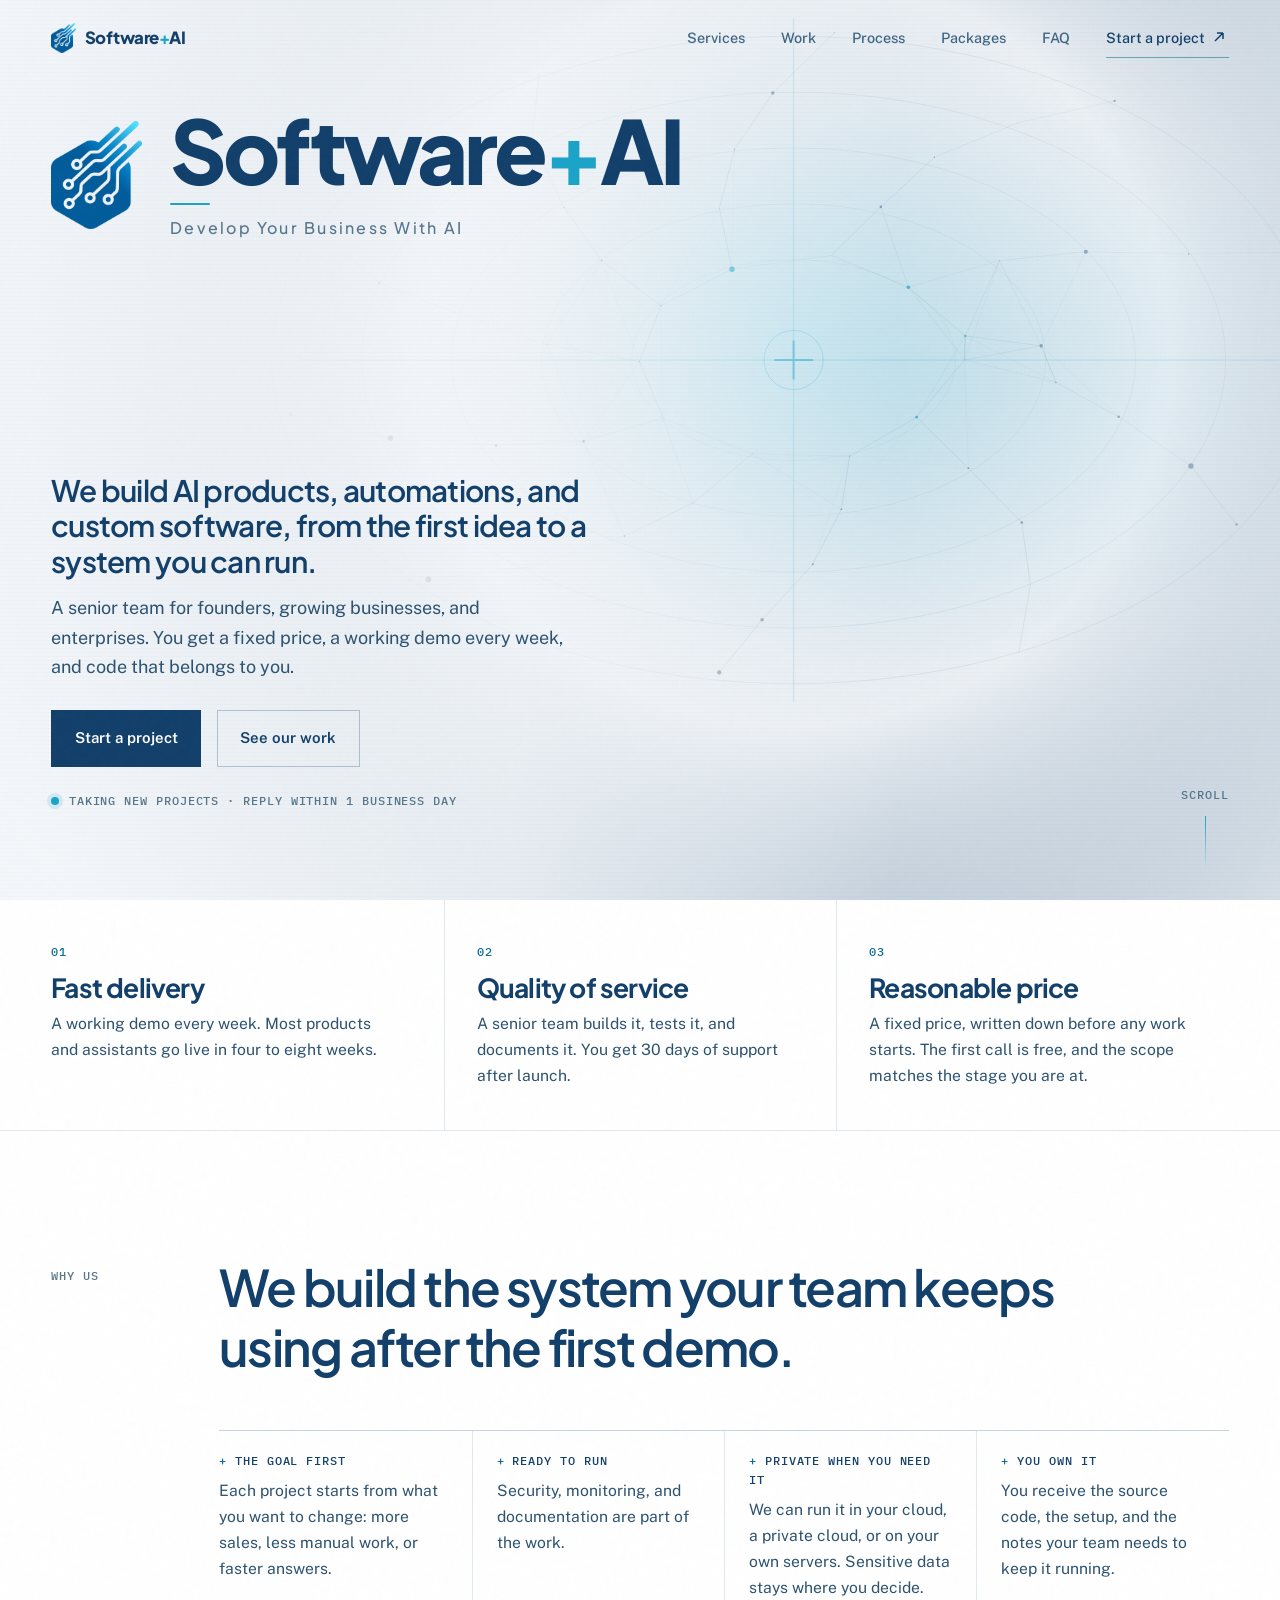
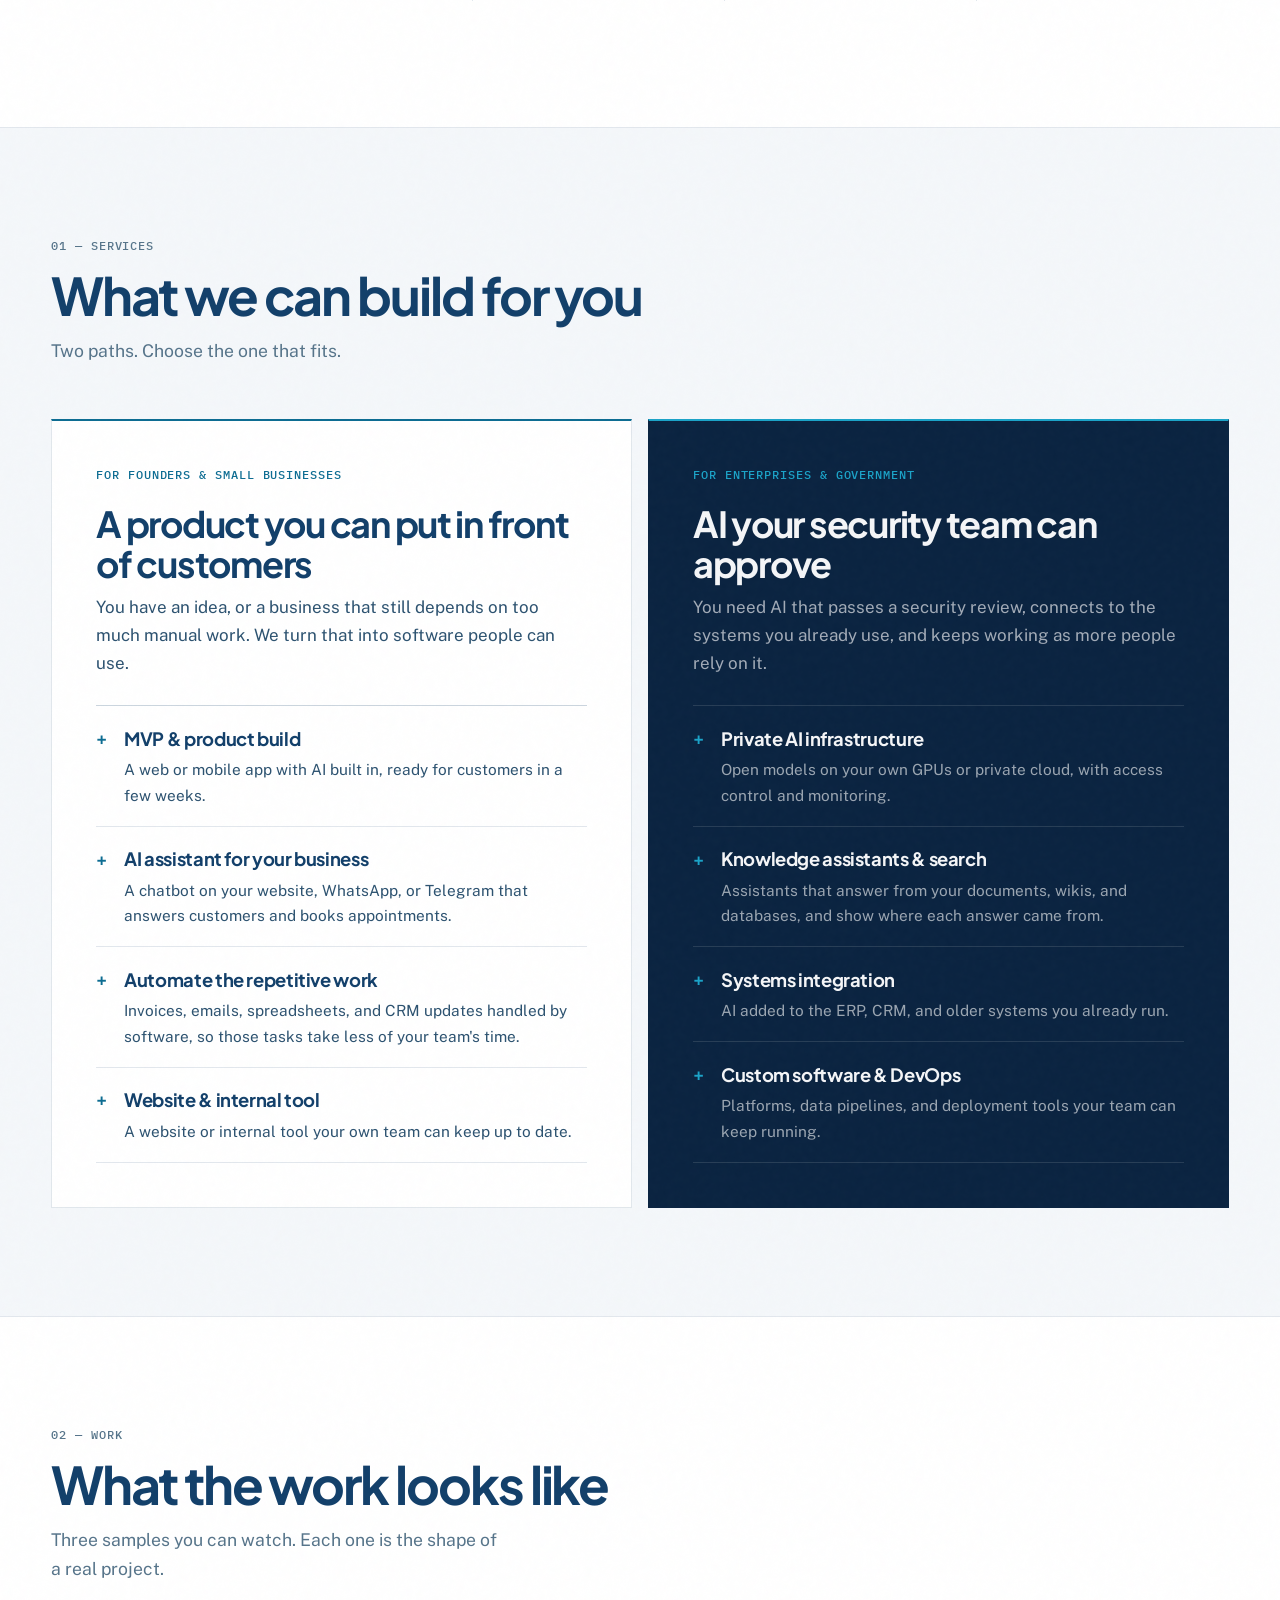
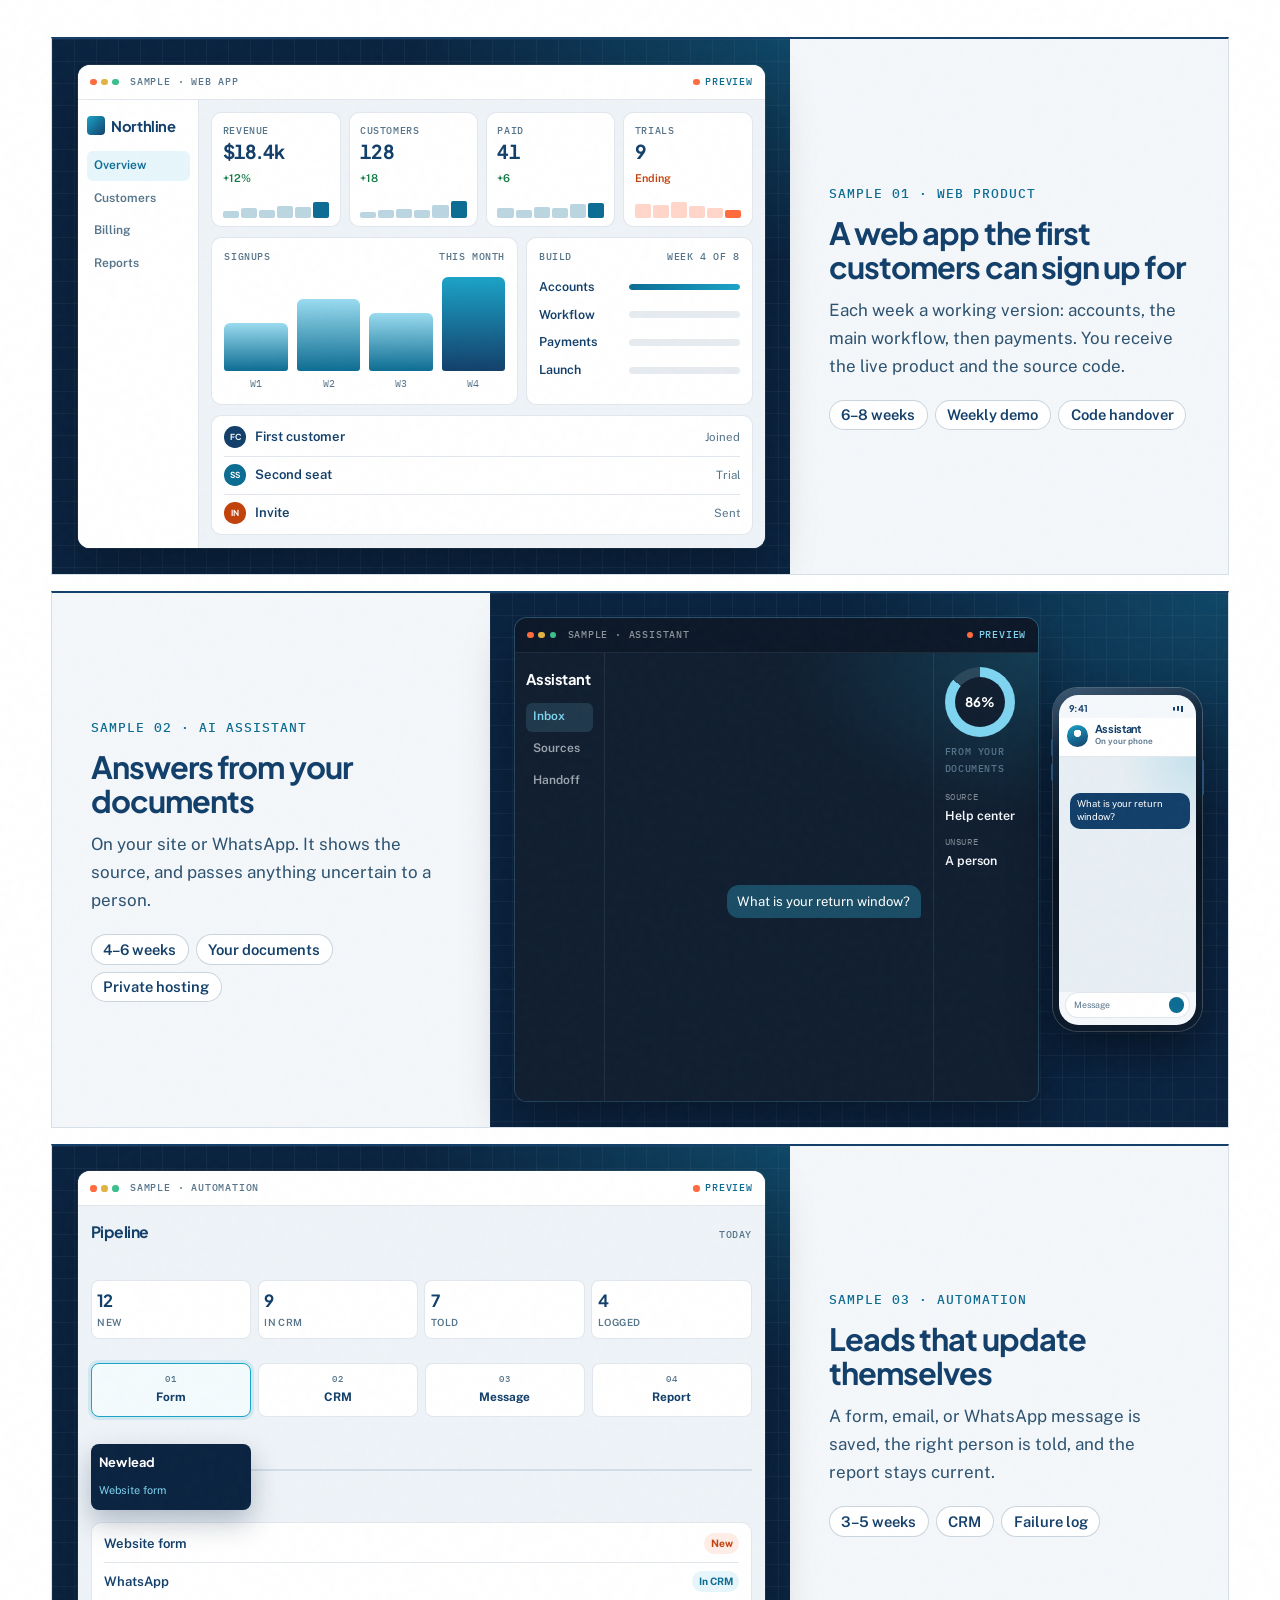
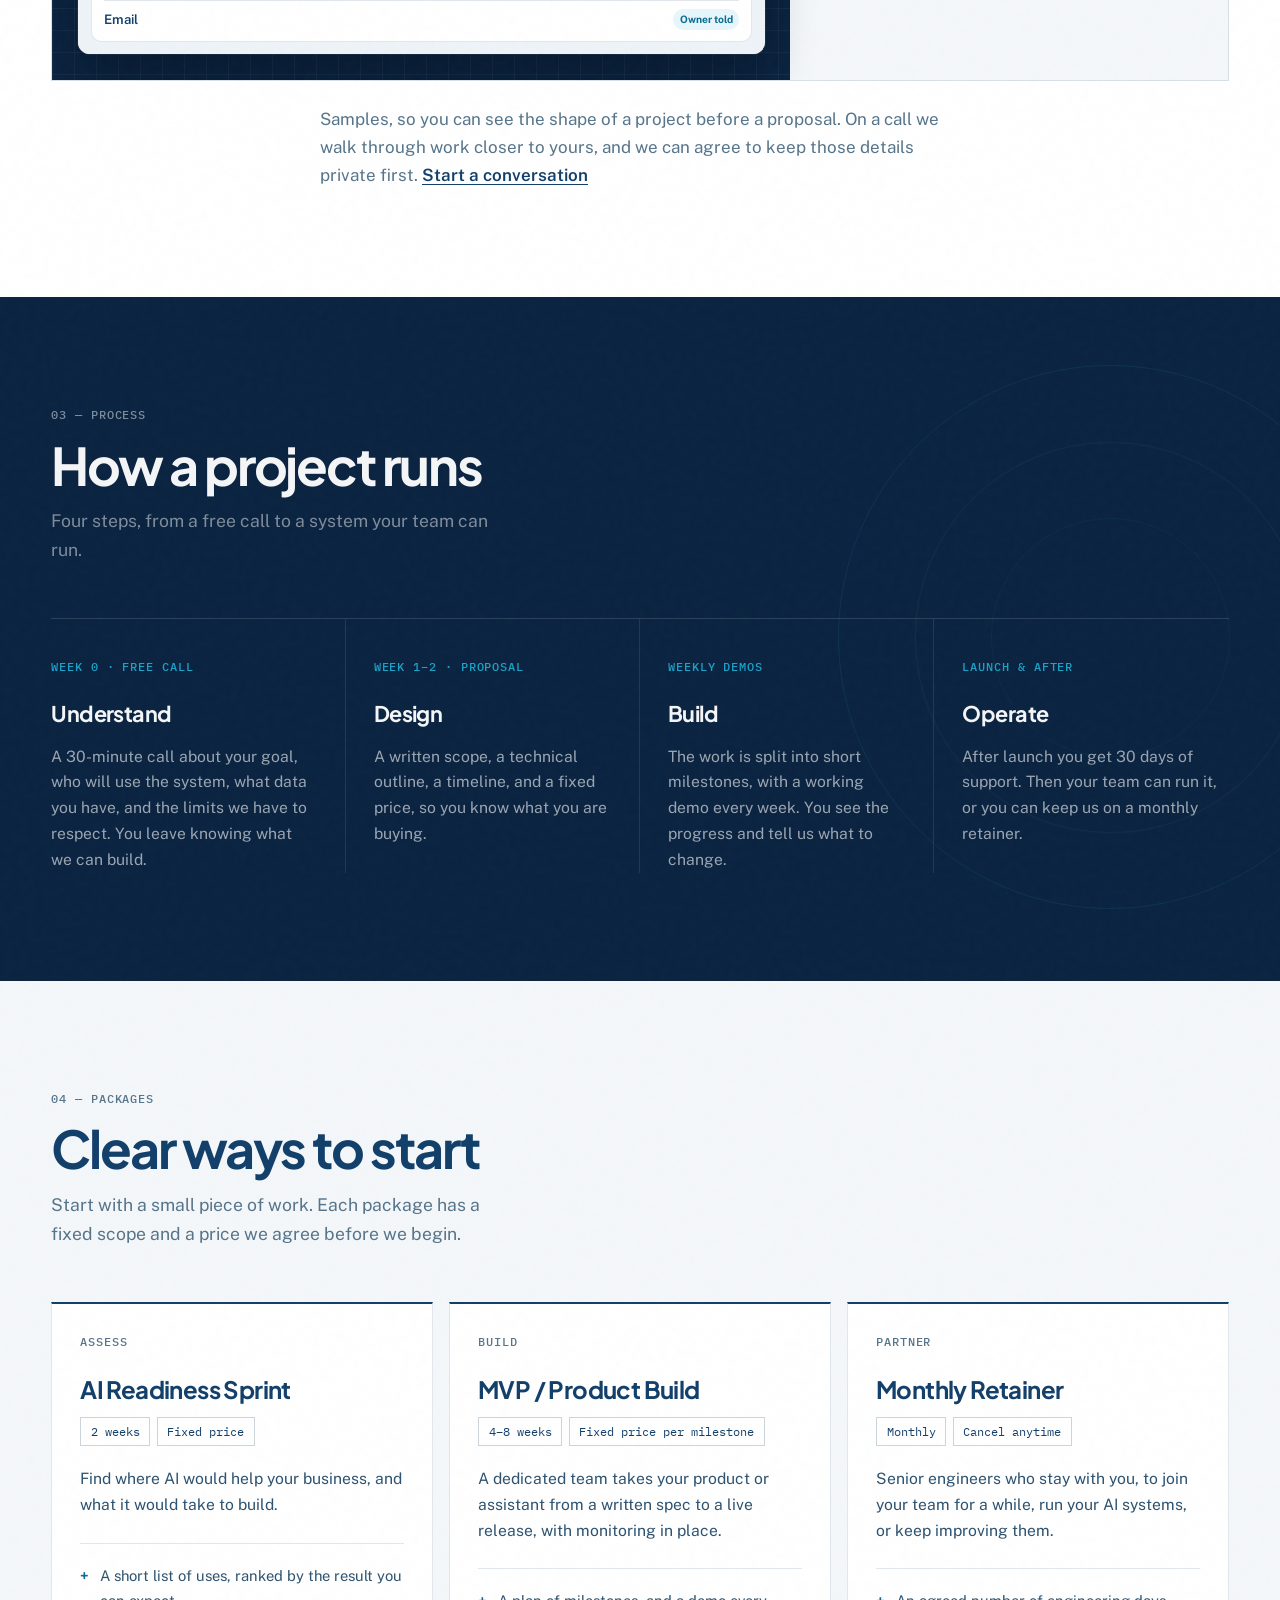
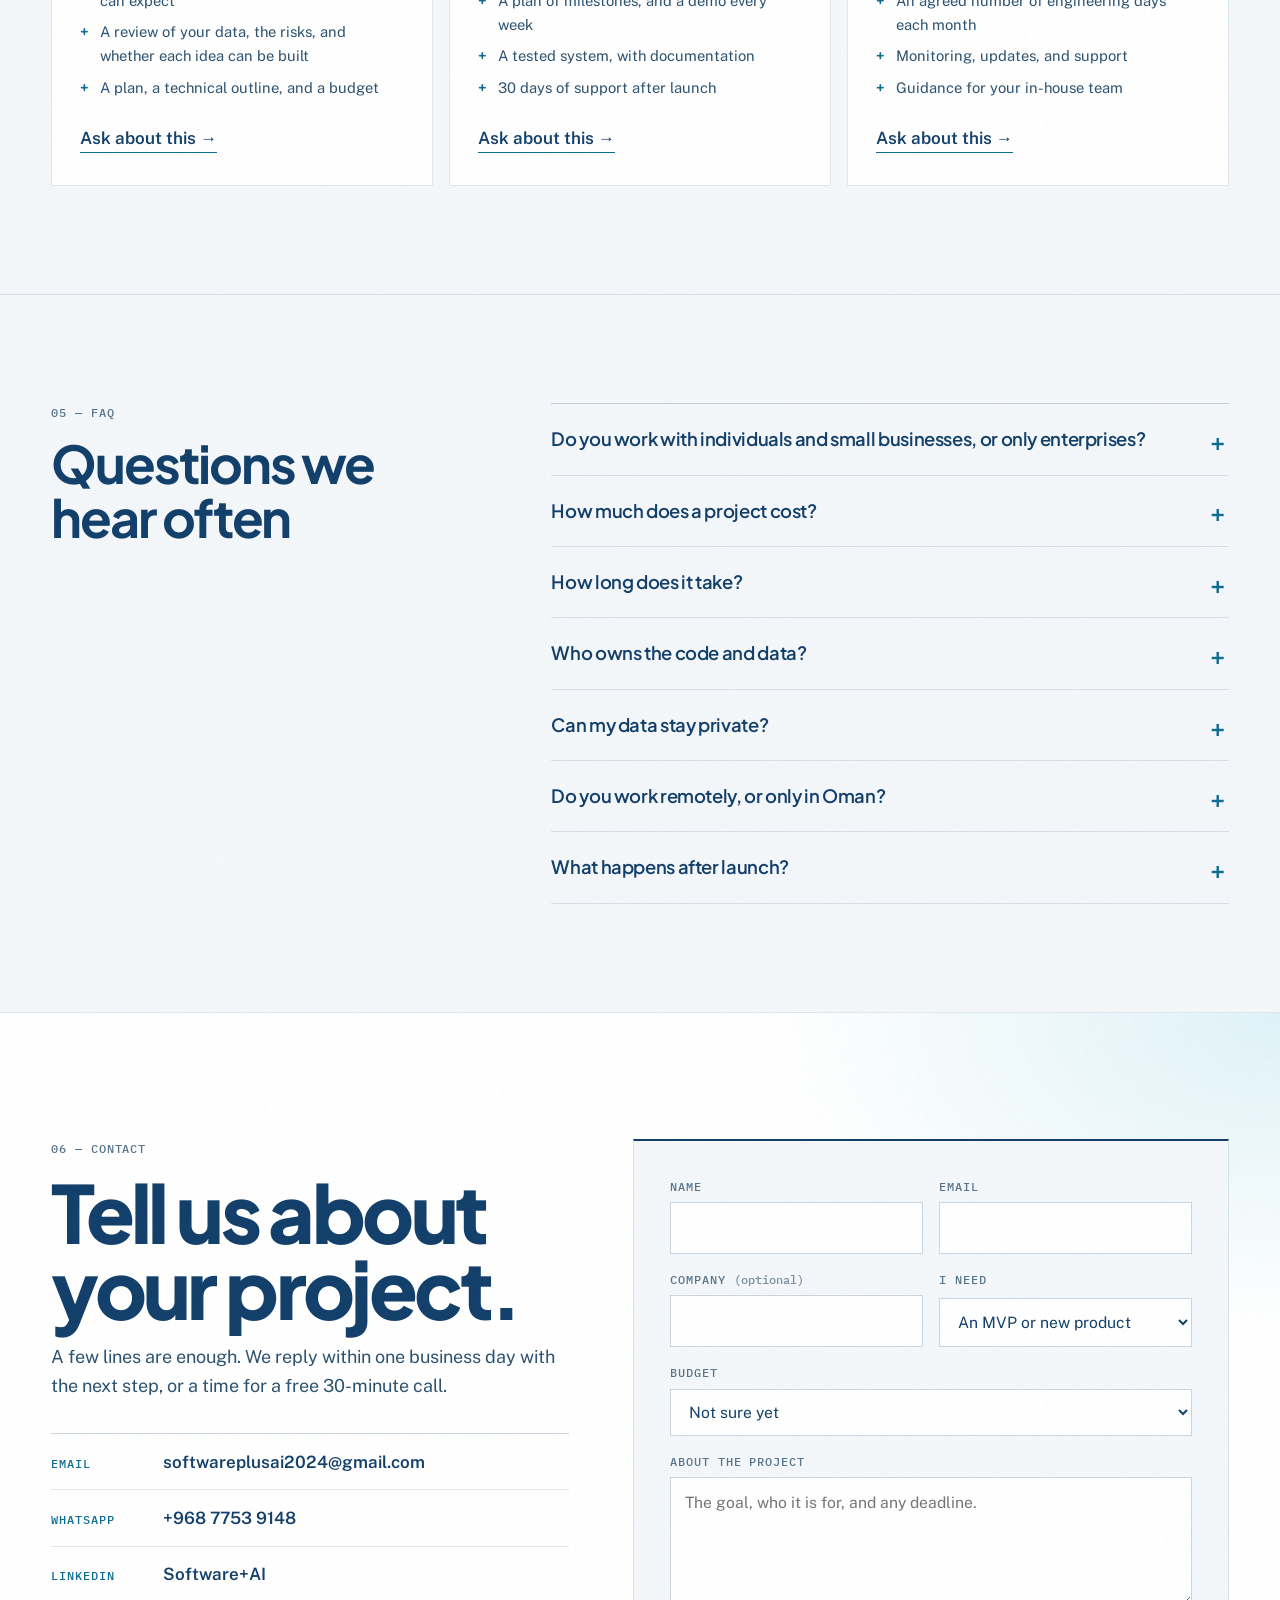
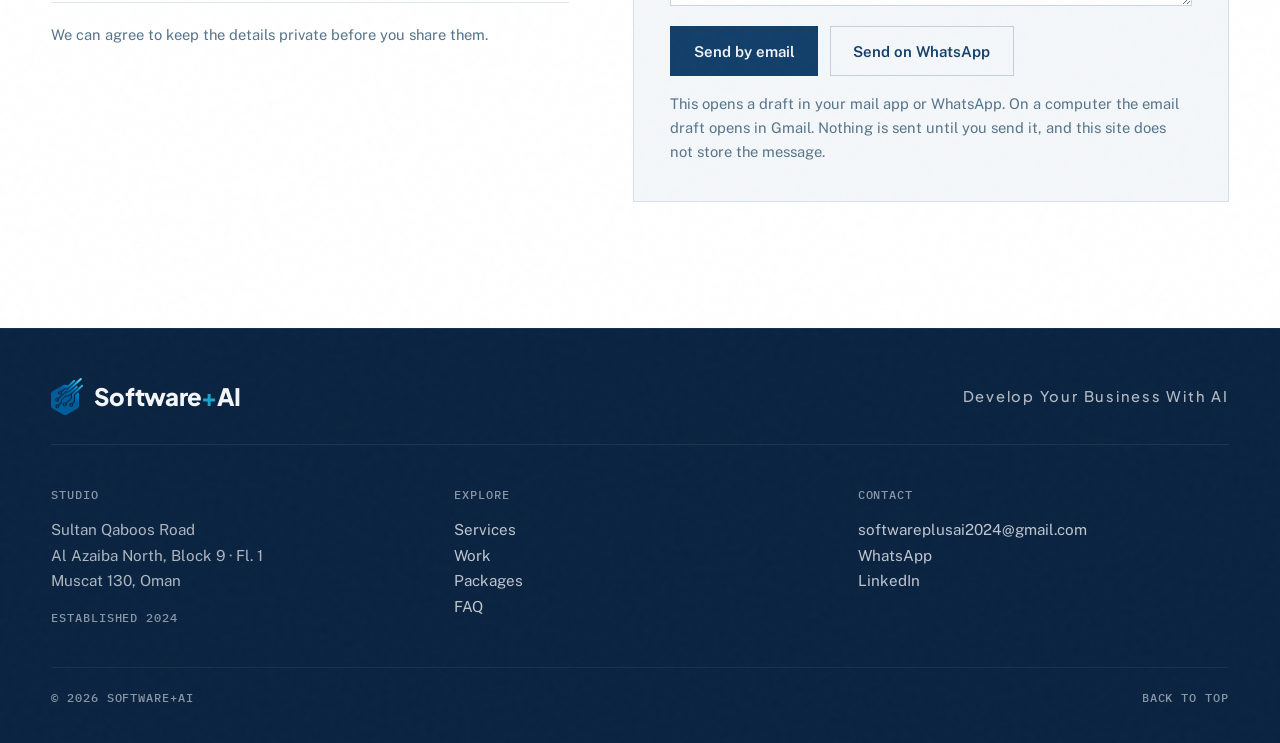
<file: index.html>
<!DOCTYPE html>
<html lang="en">
<head>
  <meta charset="UTF-8" />
  <meta name="viewport" content="width=device-width, initial-scale=1.0" />
  <title>Software+AI — AI products, automation, and custom software in Muscat</title>
  <meta name="description" content="Software+AI is a software and AI team in Muscat, Oman. We build AI products, chatbots, automations, and custom software for founders, growing businesses, and enterprises, from the first idea to a system you can run." />
  <meta name="theme-color" content="#f4f7fa" />
  <link rel="canonical" href="https://softwareplusai.com/" />

  <meta property="og:type" content="website" />
  <meta property="og:site_name" content="Software+AI" />
  <meta property="og:locale" content="en_US" />
  <meta property="og:url" content="https://softwareplusai.com/" />
  <meta property="og:title" content="Software+AI — Develop your business with AI" />
  <meta property="og:description" content="AI products, automations, and custom software, from the first idea to a system you can run. For founders, growing businesses, and enterprises." />
  <meta property="og:image" content="https://softwareplusai.com/og-image.png" />
  <meta property="og:image:width" content="1200" />
  <meta property="og:image:height" content="630" />
  <meta property="og:image:alt" content="Software+AI — Develop your business with AI" />
  <meta name="twitter:card" content="summary_large_image" />
  <meta name="twitter:title" content="Software+AI — Develop your business with AI" />
  <meta name="twitter:description" content="AI products, automations, and custom software, from the first idea to a system you can run. For founders, growing businesses, and enterprises." />
  <meta name="twitter:image" content="https://softwareplusai.com/og-image.png" />

  <link rel="icon" href="favicon.ico" sizes="48x48" />
  <link rel="icon" href="favicon-32.png" type="image/png" sizes="32x32" />
  <link rel="apple-touch-icon" href="apple-touch-icon.png" />
  <link rel="preconnect" href="https://fonts.googleapis.com" />
  <link rel="preconnect" href="https://fonts.gstatic.com" crossorigin />
  <link href="https://fonts.googleapis.com/css2?family=IBM+Plex+Mono:wght@400;500&family=Plus+Jakarta+Sans:wght@500;600;700;800&family=Public+Sans:wght@400;500;600&display=swap" rel="stylesheet" />
  <link rel="stylesheet" href="styles.css?v=29" />

  <script type="application/ld+json">
  {
    "@context": "https://schema.org",
    "@type": "ProfessionalService",
    "name": "Software+AI",
    "url": "https://softwareplusai.com/",
    "logo": "https://softwareplusai.com/logo.png",
    "slogan": "Develop your business with AI",
    "foundingDate": "2024",
    "email": "softwareplusai2024@gmail.com",
    "telephone": "+96877539148",
    "areaServed": ["OM", "AE", "SA", "KW", "QA", "BH"],
    "address": {
      "@type": "PostalAddress",
      "streetAddress": "Sultan Qaboos Road, Al Azaiba North, Block 9, Floor 1",
      "addressLocality": "Muscat",
      "postalCode": "130",
      "addressCountry": "OM"
    },
    "sameAs": ["https://www.linkedin.com/company/software-plus-ai/"]
  }
  </script>
  <script type="application/ld+json">
  {
    "@context": "https://schema.org",
    "@type": "FAQPage",
    "mainEntity": [
      {
        "@type": "Question",
        "name": "Do you work with individuals and small businesses, or only enterprises?",
        "acceptedAnswer": {
          "@type": "Answer",
          "text": "Both. Many projects start with a founder or a small team and a clear idea. The scope and the price match the stage you are at."
        }
      },
      {
        "@type": "Question",
        "name": "How much does a project cost?",
        "acceptedAnswer": {
          "@type": "Answer",
          "text": "The price follows the scope, and we agree it before any work starts. The first call is free. Within a week you receive a written proposal with a clear budget."
        }
      },
      {
        "@type": "Question",
        "name": "How long does it take?",
        "acceptedAnswer": {
          "@type": "Answer",
          "text": "An AI Readiness Sprint takes two weeks. Most products and assistants go live in four to eight weeks. Larger systems are split into milestones."
        }
      },
      {
        "@type": "Question",
        "name": "Who owns the code and data?",
        "acceptedAnswer": {
          "@type": "Answer",
          "text": "You do. At the end of the project you receive the source code, the setup, the documentation, and your data."
        }
      },
      {
        "@type": "Question",
        "name": "Can my data stay private?",
        "acceptedAnswer": {
          "@type": "Answer",
          "text": "Yes. We can run the models on your own servers or in a private cloud, so sensitive data stays on your network. We can agree to keep the details private before you share them."
        }
      },
      {
        "@type": "Question",
        "name": "Do you work remotely, or only in Oman?",
        "acceptedAnswer": {
          "@type": "Answer",
          "text": "We are based in Muscat. We work with clients in Oman, across the GCC, and remotely anywhere else."
        }
      },
      {
        "@type": "Question",
        "name": "What happens after launch?",
        "acceptedAnswer": {
          "@type": "Answer",
          "text": "Every build includes support after launch. After that period you can run it yourself, or keep us on a monthly retainer for monitoring and improvements."
        }
      }
    ]
  }
  </script>
</head>
<body>
  <a class="skip-link" href="#main">Skip to content</a>

  <header class="site-header" data-header>
    <a class="logo" href="/" aria-label="Software+AI home">
      <img src="logo.png" alt="" width="28" height="33" />
      <span>Software<span class="plus">+</span>AI</span>
    </a>
    <nav class="nav" id="site-nav" data-nav aria-label="Primary">
      <a href="#services">Services</a>
      <a href="#work">Work</a>
      <a href="#process">Process</a>
      <a href="#packages">Packages</a>
      <a href="#faq">FAQ</a>
      <a class="nav-cta" href="#contact">
        <span>Start a project</span>
        <svg width="14" height="14" viewBox="0 0 14 14" fill="none" aria-hidden="true"><path d="M3 11L11 3M11 3H5M11 3V9" stroke="currentColor" stroke-width="1.5"/></svg>
      </a>
    </nav>
    <div class="header-tools">
      <a class="nav-cta nav-cta-bar" href="#contact">
        <span>Start a project</span>
        <svg width="14" height="14" viewBox="0 0 14 14" fill="none" aria-hidden="true"><path d="M3 11L11 3M11 3H5M11 3V9" stroke="currentColor" stroke-width="1.5"/></svg>
      </a>
      <button class="nav-toggle" type="button" aria-expanded="false" aria-controls="site-nav" data-nav-toggle>
        <span class="visually-hidden">Menu</span>
        <span class="nav-toggle-icon" aria-hidden="true"></span>
      </button>
    </div>
  </header>

  <main id="main">
    <section class="hero" aria-labelledby="hero-title">
      <canvas class="hero-canvas" id="hero-canvas" aria-hidden="true"></canvas>
      <div class="hero-veil" aria-hidden="true"></div>
      <div class="hero-scan" aria-hidden="true"></div>

      <div class="hero-frame">
        <div class="brand-lockup" aria-hidden="true">
          <img class="brand-mark" src="logo.png" alt="" width="86" height="102" />
          <div class="brand-type">
            <p class="brand-line">Software<span class="plus">+</span>AI</p>
            <span class="brand-rule"></span>
            <p class="brand-tag">Develop Your Business With AI</p>
          </div>
        </div>

        <div class="hero-bottom">
          <h1 id="hero-title" class="headline">We build AI products, automations, and custom software, from the first idea to a system you can run.</h1>
          <p class="lede">
            A senior team for founders, growing businesses, and enterprises.
            You get a fixed price, a working demo every week, and code that belongs to you.
          </p>
          <div class="cta-row">
            <a class="btn btn-solid" href="#contact">Start a project</a>
            <a class="btn btn-line" href="#work">See our work</a>
          </div>
          <p class="hero-reply mono"><span class="dot" aria-hidden="true"></span>Taking new projects · Reply within 1 business day</p>
        </div>
      </div>

      <a class="scroll-cue" href="#promises" aria-label="Scroll to what you can count on">
        <span class="mono">Scroll</span>
        <span class="scroll-cue-bar" aria-hidden="true"></span>
      </a>
    </section>

    <section class="promises" id="promises" aria-labelledby="promises-title">
      <div class="promises-inner">
        <h2 id="promises-title" class="visually-hidden">What you can count on</h2>
        <ol class="promise-list">
          <li data-reveal>
            <p class="mono">01</p>
            <h3>Fast delivery</h3>
            <p>A working demo every week. Most products and assistants go live in four to eight weeks.</p>
          </li>
          <li data-reveal>
            <p class="mono">02</p>
            <h3>Quality of service</h3>
            <p>A senior team builds it, tests it, and documents it. You get 30 days of support after launch.</p>
          </li>
          <li data-reveal>
            <p class="mono">03</p>
            <h3>Reasonable price</h3>
            <p>A fixed price, written down before any work starts. The first call is free, and the scope matches the stage you are at.</p>
          </li>
        </ol>
      </div>
    </section>

    <section class="statement" id="why" aria-labelledby="why-title">
      <div class="statement-grid">
        <p class="mono statement-label">Why us</p>
        <div>
          <h2 id="why-title" class="statement-text">
            We build the system your team keeps using after the first demo.
          </h2>
          <ul class="principles principles-4">
            <li><span class="mono">The goal first</span>Each project starts from what you want to change: more sales, less manual work, or faster answers.</li>
            <li><span class="mono">Ready to run</span>Security, monitoring, and documentation are part of the work.</li>
            <li><span class="mono">Private when you need it</span>We can run it in your cloud, a private cloud, or on your own servers. Sensitive data stays where you decide.</li>
            <li><span class="mono">You own it</span>You receive the source code, the setup, and the notes your team needs to keep it running.</li>
          </ul>
        </div>
      </div>
    </section>

    <section class="services" id="services" aria-labelledby="services-title">
      <div class="section-head">
        <p class="mono">01 — Services</p>
        <h2 id="services-title">What we can build for you</h2>
        <p class="section-dek">Two paths. Choose the one that fits.</p>
      </div>

      <div class="tracks">
        <article class="track" data-reveal>
          <p class="mono track-kind">For founders &amp; small businesses</p>
          <h3>A product you can put in front of customers</h3>
          <p class="track-dek">You have an idea, or a business that still depends on too much manual work. We turn that into software people can use.</p>
          <ul class="track-list">
            <li>
              <strong>MVP &amp; product build</strong>
              <span>A web or mobile app with AI built in, ready for customers in a few weeks.</span>
            </li>
            <li>
              <strong>AI assistant for your business</strong>
              <span>A chatbot on your website, WhatsApp, or Telegram that answers customers and books appointments.</span>
            </li>
            <li>
              <strong>Automate the repetitive work</strong>
              <span>Invoices, emails, spreadsheets, and CRM updates handled by software, so those tasks take less of your team's time.</span>
            </li>
            <li>
              <strong>Website &amp; internal tool</strong>
              <span>A website or internal tool your own team can keep up to date.</span>
            </li>
          </ul>
        </article>

        <article class="track track-dark" data-reveal>
          <p class="mono track-kind">For enterprises &amp; government</p>
          <h3>AI your security team can approve</h3>
          <p class="track-dek">You need AI that passes a security review, connects to the systems you already use, and keeps working as more people rely on it.</p>
          <ul class="track-list">
            <li>
              <strong>Private AI infrastructure</strong>
              <span>Open models on your own GPUs or private cloud, with access control and monitoring.</span>
            </li>
            <li>
              <strong>Knowledge assistants &amp; search</strong>
              <span>Assistants that answer from your documents, wikis, and databases, and show where each answer came from.</span>
            </li>
            <li>
              <strong>Systems integration</strong>
              <span>AI added to the ERP, CRM, and older systems you already run.</span>
            </li>
            <li>
              <strong>Custom software &amp; DevOps</strong>
              <span>Platforms, data pipelines, and deployment tools your team can keep running.</span>
            </li>
          </ul>
        </article>
      </div>
    </section>

    <section class="work" id="work" aria-labelledby="work-title">
      <div class="section-head">
        <p class="mono">02 — Work</p>
        <h2 id="work-title">What the work looks like</h2>
        <p class="section-dek">Three samples you can watch. Each one is the shape of a real project.</p>
      </div>

      <ol class="portfolio">
        <li class="piece" data-reveal>
          <div class="piece-stage">
            <div class="screen preview" data-preview aria-hidden="true">
              <div class="screen-top">
                <span class="screen-dots"><i></i><i></i><i></i></span>
                <span class="screen-url">Sample · web app</span>
                <span class="rec"><i></i>Preview</span>
              </div>
              <div class="saas">
                <aside class="saas-nav">
                  <strong><i class="mark"></i>Northline</strong>
                  <span class="on">Overview</span>
                  <span>Customers</span>
                  <span>Billing</span>
                  <span>Reports</span>
                </aside>
                <div class="saas-body">
                  <div class="kpi-row">
                    <article class="kpi">
                      <p>Revenue</p>
                      <strong>$18.4k</strong>
                      <em class="up">+12%</em>
                      <span class="spark"><i style="--h:32%"></i><i style="--h:48%"></i><i style="--h:40%"></i><i style="--h:58%"></i><i style="--h:52%"></i><i style="--h:78%"></i></span>
                    </article>
                    <article class="kpi">
                      <p>Customers</p>
                      <strong>128</strong>
                      <em class="up">+18</em>
                      <span class="spark"><i style="--h:28%"></i><i style="--h:36%"></i><i style="--h:44%"></i><i style="--h:40%"></i><i style="--h:62%"></i><i style="--h:84%"></i></span>
                    </article>
                    <article class="kpi">
                      <p>Paid</p>
                      <strong>41</strong>
                      <em class="up">+6</em>
                      <span class="spark"><i style="--h:46%"></i><i style="--h:38%"></i><i style="--h:55%"></i><i style="--h:50%"></i><i style="--h:68%"></i><i style="--h:74%"></i></span>
                    </article>
                    <article class="kpi kpi-alert">
                      <p>Trials</p>
                      <strong>9</strong>
                      <em>Ending</em>
                      <span class="spark"><i style="--h:70%"></i><i style="--h:62%"></i><i style="--h:80%"></i><i style="--h:58%"></i><i style="--h:48%"></i><i style="--h:36%"></i></span>
                    </article>
                  </div>
                  <div class="saas-split">
                    <section class="panel">
                      <header><span>Signups</span><em>This month</em></header>
                      <div class="bars">
                        <span style="--h:42%"><i></i><small>W1</small></span>
                        <span style="--h:63%"><i></i><small>W2</small></span>
                        <span style="--h:51%"><i></i><small>W3</small></span>
                        <span class="is-peak" style="--h:88%"><i></i><small>W4</small></span>
                      </div>
                    </section>
                    <section class="panel">
                      <header><span>Build</span><em>Week 4 of 8</em></header>
                      <ol class="build">
                        <li class="is-done" data-beat><span>Accounts</span><i><b style="--w:100%"></b></i></li>
                        <li class="is-done" data-beat><span>Workflow</span><i><b style="--w:100%"></b></i></li>
                        <li class="is-now" data-beat><span>Payments</span><i><b style="--w:64%"></b></i></li>
                        <li data-beat><span>Launch</span><i><b style="--w:12%"></b></i></li>
                      </ol>
                    </section>
                  </div>
                  <ul class="feed">
                    <li data-beat><span class="ava">FC</span><b>First customer</b><em>Joined</em></li>
                    <li data-beat><span class="ava ava-2">SS</span><b>Second seat</b><em>Trial</em></li>
                    <li data-beat><span class="ava ava-3">IN</span><b>Invite</b><em>Sent</em></li>
                  </ul>
                </div>
              </div>
            </div>
          </div>
          <div class="piece-copy">
            <p class="mono piece-kicker">Sample 01 · Web product</p>
            <h3>A web app the first customers can sign up for</h3>
            <p>Each week a working version: accounts, the main workflow, then payments. You receive the live product and the source code.</p>
            <p class="piece-meta"><span>6–8 weeks</span><span>Weekly demo</span><span>Code handover</span></p>
          </div>
        </li>

        <li class="piece piece-flip" data-reveal>
          <div class="piece-stage">
            <div class="shot preview" data-preview aria-hidden="true">
              <div class="screen screen-dark">
                <div class="screen-top">
                  <span class="screen-dots"><i></i><i></i><i></i></span>
                  <span class="screen-url">Sample · assistant</span>
                  <span class="rec"><i></i>Preview</span>
                </div>
                <div class="console">
                  <aside class="console-nav">
                    <strong>Assistant</strong>
                    <span class="on">Inbox</span>
                    <span>Sources</span>
                    <span>Handoff</span>
                  </aside>
                  <div class="thread">
                    <p class="bubble user reveal" data-beat>What is your return window?</p>
                    <p class="bubble bot reveal" data-beat>30 days for unused items.<span class="chip">Source · Help center</span></p>
                    <p class="bubble user reveal" data-beat>Can you refund this order?</p>
                    <p class="bubble bot reveal" data-beat>I will pass this to your team.<span class="chip chip-hot">Handed to a person</span></p>
                  </div>
                  <aside class="console-side">
                    <div class="donut" style="--p: 86"><span>86%</span></div>
                    <p>From your documents</p>
                    <dl>
                      <div><dt>Source</dt><dd>Help center</dd></div>
                      <div><dt>Unsure</dt><dd>A person</dd></div>
                    </dl>
                  </aside>
                </div>
              </div>
              <div class="phone">
                <div class="phone-screen">
                  <div class="phone-status">
                    <span>9:41</span>
                    <span class="phone-sig" aria-hidden="true"></span>
                  </div>
                  <header class="phone-head">
                    <span class="phone-ava"></span>
                    <span>
                      <strong>Assistant</strong>
                      <em>On your phone</em>
                    </span>
                  </header>
                  <div class="phone-chat">
                    <p class="bubble user">What is your return window?</p>
                    <p class="bubble bot">30 days for unused items.<span class="chip">Help center</span></p>
                    <p class="bubble user">Can you refund this order?</p>
                    <p class="bubble bot">I will pass this to your team.<span class="chip chip-hot">A person</span></p>
                  </div>
                  <div class="phone-input"><span>Message</span><i></i></div>
                </div>
              </div>
            </div>
          </div>
          <div class="piece-copy">
            <p class="mono piece-kicker">Sample 02 · AI assistant</p>
            <h3>Answers from your documents</h3>
            <p>On your site or WhatsApp. It shows the source, and passes anything uncertain to a person.</p>
            <p class="piece-meta"><span>4–6 weeks</span><span>Your documents</span><span>Private hosting</span></p>
          </div>
        </li>

        <li class="piece" data-reveal>
          <div class="piece-stage">
            <div class="screen preview" data-preview aria-hidden="true">
              <div class="screen-top">
                <span class="screen-dots"><i></i><i></i><i></i></span>
                <span class="screen-url">Sample · automation</span>
                <span class="rec"><i></i>Preview</span>
              </div>
              <div class="board">
                <header class="board-head">
                  <strong>Pipeline</strong>
                  <span>Today</span>
                </header>
                <div class="board-stats">
                  <span><b>12</b>New</span>
                  <span><b>9</b>In CRM</span>
                  <span><b>7</b>Told</span>
                  <span><b>4</b>Logged</span>
                </div>
                <div class="flow-steps">
                  <div class="flow-step" data-beat><span>01</span>Form</div>
                  <div class="flow-step" data-beat><span>02</span>CRM</div>
                  <div class="flow-step" data-beat><span>03</span>Message</div>
                  <div class="flow-step" data-beat><span>04</span>Report</div>
                </div>
                <div class="flow-lane">
                  <div class="lead-card">
                    <strong>New lead</strong>
                    <span>Website form</span>
                  </div>
                </div>
                <ul class="board-list">
                  <li><b>Website form</b><em class="tag tag-hot">New</em></li>
                  <li><b>WhatsApp</b><em class="tag">In CRM</em></li>
                  <li><b>Email</b><em class="tag">Owner told</em></li>
                </ul>
              </div>
            </div>
          </div>
          <div class="piece-copy">
            <p class="mono piece-kicker">Sample 03 · Automation</p>
            <h3>Leads that update themselves</h3>
            <p>A form, email, or WhatsApp message is saved, the right person is told, and the report stays current.</p>
            <p class="piece-meta"><span>3–5 weeks</span><span>CRM</span><span>Failure log</span></p>
          </div>
        </li>
      </ol>

      <p class="work-note">Samples, so you can see the shape of a project before a proposal. On a call we walk through work closer to yours, and we can agree to keep those details private first. <a href="#contact">Start a conversation</a></p>
    </section>

    <section class="method" id="process" aria-labelledby="process-title">
      <div class="method-visual" aria-hidden="true">
        <div class="method-orbit"></div>
      </div>
      <div class="section-head">
        <p class="mono">03 — Process</p>
        <h2 id="process-title">How a project runs</h2>
        <p class="section-dek">Four steps, from a free call to a system your team can run.</p>
      </div>

      <ol class="method-steps">
        <li data-reveal>
          <span class="mono method-num">Week 0 · Free call</span>
          <h3>Understand</h3>
          <p>A 30-minute call about your goal, who will use the system, what data you have, and the limits we have to respect. You leave knowing what we can build.</p>
        </li>
        <li data-reveal>
          <span class="mono method-num">Week 1–2 · Proposal</span>
          <h3>Design</h3>
          <p>A written scope, a technical outline, a timeline, and a fixed price, so you know what you are buying.</p>
        </li>
        <li data-reveal>
          <span class="mono method-num">Weekly demos</span>
          <h3>Build</h3>
          <p>The work is split into short milestones, with a working demo every week. You see the progress and tell us what to change.</p>
        </li>
        <li data-reveal>
          <span class="mono method-num">Launch &amp; after</span>
          <h3>Operate</h3>
          <p>After launch you get 30 days of support. Then your team can run it, or you can keep us on a monthly retainer.</p>
        </li>
      </ol>
    </section>

    <section class="engagements" id="packages" aria-labelledby="packages-title">
      <div class="section-head">
        <p class="mono">04 — Packages</p>
        <h2 id="packages-title">Clear ways to start</h2>
        <p class="section-dek">Start with a small piece of work. Each package has a fixed scope and a price we agree before we begin.</p>
      </div>

      <ol class="engagement-list">
        <li class="engagement" data-reveal>
          <p class="mono engagement-kind">Assess</p>
          <h3>AI Readiness Sprint</h3>
          <p class="engagement-terms"><span>2 weeks</span><span>Fixed price</span></p>
          <p>Find where AI would help your business, and what it would take to build.</p>
          <ul class="engagement-out">
            <li>A short list of uses, ranked by the result you can expect</li>
            <li>A review of your data, the risks, and whether each idea can be built</li>
            <li>A plan, a technical outline, and a budget</li>
          </ul>
          <a class="engagement-cta" href="#contact" data-package="AI Readiness Sprint">Ask about this</a>
        </li>
        <li class="engagement" data-reveal>
          <p class="mono engagement-kind">Build</p>
          <h3>MVP / Product Build</h3>
          <p class="engagement-terms"><span>4–8 weeks</span><span>Fixed price per milestone</span></p>
          <p>A dedicated team takes your product or assistant from a written spec to a live release, with monitoring in place.</p>
          <ul class="engagement-out">
            <li>A plan of milestones, and a demo every week</li>
            <li>A tested system, with documentation</li>
            <li>30 days of support after launch</li>
          </ul>
          <a class="engagement-cta" href="#contact" data-package="MVP / Product Build">Ask about this</a>
        </li>
        <li class="engagement" data-reveal>
          <p class="mono engagement-kind">Partner</p>
          <h3>Monthly Retainer</h3>
          <p class="engagement-terms"><span>Monthly</span><span>Cancel anytime</span></p>
          <p>Senior engineers who stay with you, to join your team for a while, run your AI systems, or keep improving them.</p>
          <ul class="engagement-out">
            <li>An agreed number of engineering days each month</li>
            <li>Monitoring, updates, and support</li>
            <li>Guidance for your in-house team</li>
          </ul>
          <a class="engagement-cta" href="#contact" data-package="Monthly Retainer">Ask about this</a>
        </li>
      </ol>
    </section>

    <section class="faq" id="faq" aria-labelledby="faq-title">
      <div class="faq-inner">
        <div class="section-head">
          <p class="mono">05 — FAQ</p>
          <h2 id="faq-title">Questions we hear often</h2>
        </div>

        <div class="faq-list">
          <details>
            <summary>Do you work with individuals and small businesses, or only enterprises?</summary>
            <p>Both. Many projects start with a founder or a small team and a clear idea. The scope and the price match the stage you are at.</p>
          </details>
          <details>
            <summary>How much does a project cost?</summary>
            <p>The price follows the scope, and we agree it before any work starts. The first call is free. Within a week you receive a written proposal with a clear budget.</p>
          </details>
          <details>
            <summary>How long does it take?</summary>
            <p>An AI Readiness Sprint takes two weeks. Most products and assistants go live in four to eight weeks. Larger systems are split into milestones.</p>
          </details>
          <details>
            <summary>Who owns the code and data?</summary>
            <p>You do. At the end of the project you receive the source code, the setup, the documentation, and your data.</p>
          </details>
          <details>
            <summary>Can my data stay private?</summary>
            <p>Yes. We can run the models on your own servers or in a private cloud, so sensitive data stays on your network. We can agree to keep the details private before you share them.</p>
          </details>
          <details>
            <summary>Do you work remotely, or only in Oman?</summary>
            <p>We are based in Muscat. We work with clients in Oman, across the GCC, and remotely anywhere else.</p>
          </details>
          <details>
            <summary>What happens after launch?</summary>
            <p>Every build includes support after launch. After that period you can run it yourself, or keep us on a monthly retainer for monitoring and improvements.</p>
          </details>
        </div>
      </div>
    </section>

    <section class="engage" id="contact" aria-labelledby="engage-title">
      <div class="engage-inner">
        <div class="engage-main">
          <p class="mono engage-label">06 — Contact</p>
          <h2 id="engage-title">Tell us about your project.</h2>
          <p class="engage-copy">
            A few lines are enough. We reply within one business day with the next step,
            or a time for a free 30-minute call.
          </p>

          <ul class="contact-direct">
            <li>
              <span class="mono">Email</span>
              <a href="mailto:softwareplusai2024@gmail.com">softwareplusai2024@gmail.com</a>
            </li>
            <li>
              <span class="mono">WhatsApp</span>
              <a href="https://api.whatsapp.com/send?phone=96877539148" target="_blank" rel="noopener noreferrer">+968 7753 9148<span class="visually-hidden"> (opens in a new tab)</span></a>
            </li>
            <li>
              <span class="mono">LinkedIn</span>
              <a href="https://www.linkedin.com/company/software-plus-ai/" target="_blank" rel="noopener noreferrer">Software+AI<span class="visually-hidden"> (opens in a new tab)</span></a>
            </li>
          </ul>
          <p class="engage-note">We can agree to keep the details private before you share them.</p>
        </div>

        <form class="contact-form" data-contact-form data-email="softwareplusai2024@gmail.com" data-whatsapp="96877539148" novalidate>
          <div class="field-row">
            <label class="field">
              <span class="mono">Name</span>
              <input name="name" type="text" autocomplete="name" required />
            </label>
            <label class="field">
              <span class="mono">Email</span>
              <input name="email" type="email" autocomplete="email" required />
            </label>
          </div>
          <div class="field-row">
            <label class="field">
              <span class="mono">Company <em>(optional)</em></span>
              <input name="company" type="text" autocomplete="organization" />
            </label>
            <label class="field">
              <span class="mono">I need</span>
              <select name="need">
                <option>An MVP or new product</option>
                <option>An AI assistant or chatbot</option>
                <option>Workflow automation</option>
                <option>Private AI infrastructure</option>
                <option>Custom software or integration</option>
                <option>Not sure yet — advice</option>
              </select>
            </label>
          </div>
          <label class="field">
            <span class="mono">Budget</span>
            <select name="budget">
              <option>Not sure yet</option>
              <option>Under OMR 2,000</option>
              <option>OMR 2,000 – 10,000</option>
              <option>OMR 10,000 – 40,000</option>
              <option>Over OMR 40,000</option>
            </select>
          </label>
          <label class="field">
            <span class="mono">About the project</span>
            <textarea name="message" rows="4" required placeholder="The goal, who it is for, and any deadline."></textarea>
          </label>
          <p class="form-error" data-form-error role="alert" hidden>Please add your name, a valid email, and a short description.</p>
          <div class="form-actions">
            <button class="btn btn-solid" type="submit" value="email">Send by email</button>
            <button class="btn btn-ghost" type="submit" value="whatsapp">Send on WhatsApp</button>
          </div>
          <p class="form-status" data-form-status role="status" hidden></p>
          <p class="form-hint">This opens a draft in your mail app or WhatsApp. On a computer the email draft opens in Gmail. Nothing is sent until you send it, and this site does not store the message.</p>
        </form>
      </div>
    </section>
  </main>

  <footer class="site-footer">
    <div class="footer-top">
      <div class="footer-brand">
        <img src="logo.png" alt="" width="34" height="40" />
        <span>Software<span class="plus">+</span>AI</span>
      </div>
      <p class="footer-tag">Develop Your Business With AI</p>
    </div>
    <div class="footer-grid">
      <div>
        <p class="mono footer-label">Studio</p>
        <address>Sultan Qaboos Road<br />Al Azaiba North, Block 9 · Fl. 1<br />Muscat 130, Oman</address>
        <p class="mono footer-est">Established 2024</p>
      </div>
      <div>
        <p class="mono footer-label">Explore</p>
        <p>
          <a href="#services">Services</a><br />
          <a href="#work">Work</a><br />
          <a href="#packages">Packages</a><br />
          <a href="#faq">FAQ</a>
        </p>
      </div>
      <div>
        <p class="mono footer-label">Contact</p>
        <p>
          <a href="mailto:softwareplusai2024@gmail.com">softwareplusai2024@gmail.com</a><br />
          <a href="https://api.whatsapp.com/send?phone=96877539148" target="_blank" rel="noopener noreferrer">WhatsApp<span class="visually-hidden"> (opens in a new tab)</span></a><br />
          <a href="https://www.linkedin.com/company/software-plus-ai/" target="_blank" rel="noopener noreferrer">LinkedIn<span class="visually-hidden"> (opens in a new tab)</span></a>
        </p>
      </div>
    </div>
    <div class="footer-bottom">
      <p class="mono">© <span id="year">2026</span> Software+AI</p>
      <a class="mono footer-top-link" href="#main">Back to top</a>
    </div>
  </footer>

  <script src="main.js?v=18"></script>
</body>
</html>
</file>
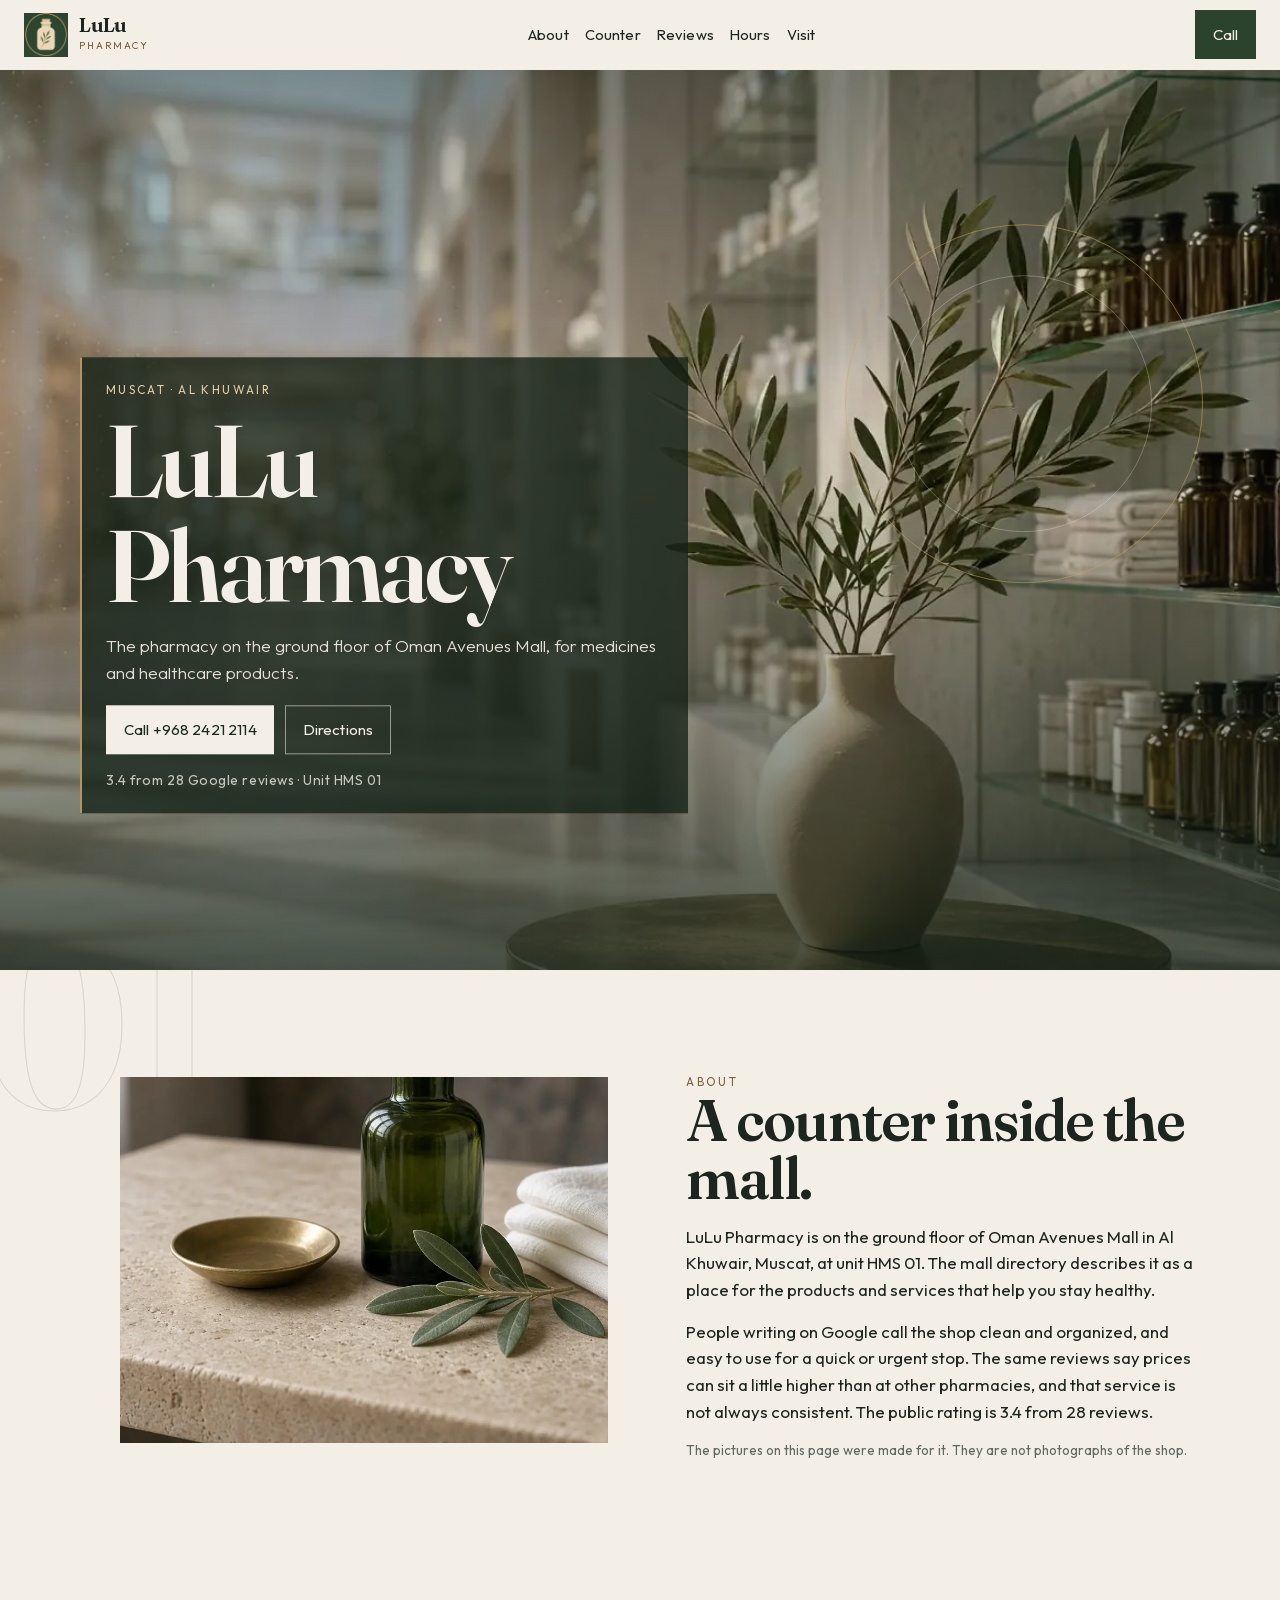
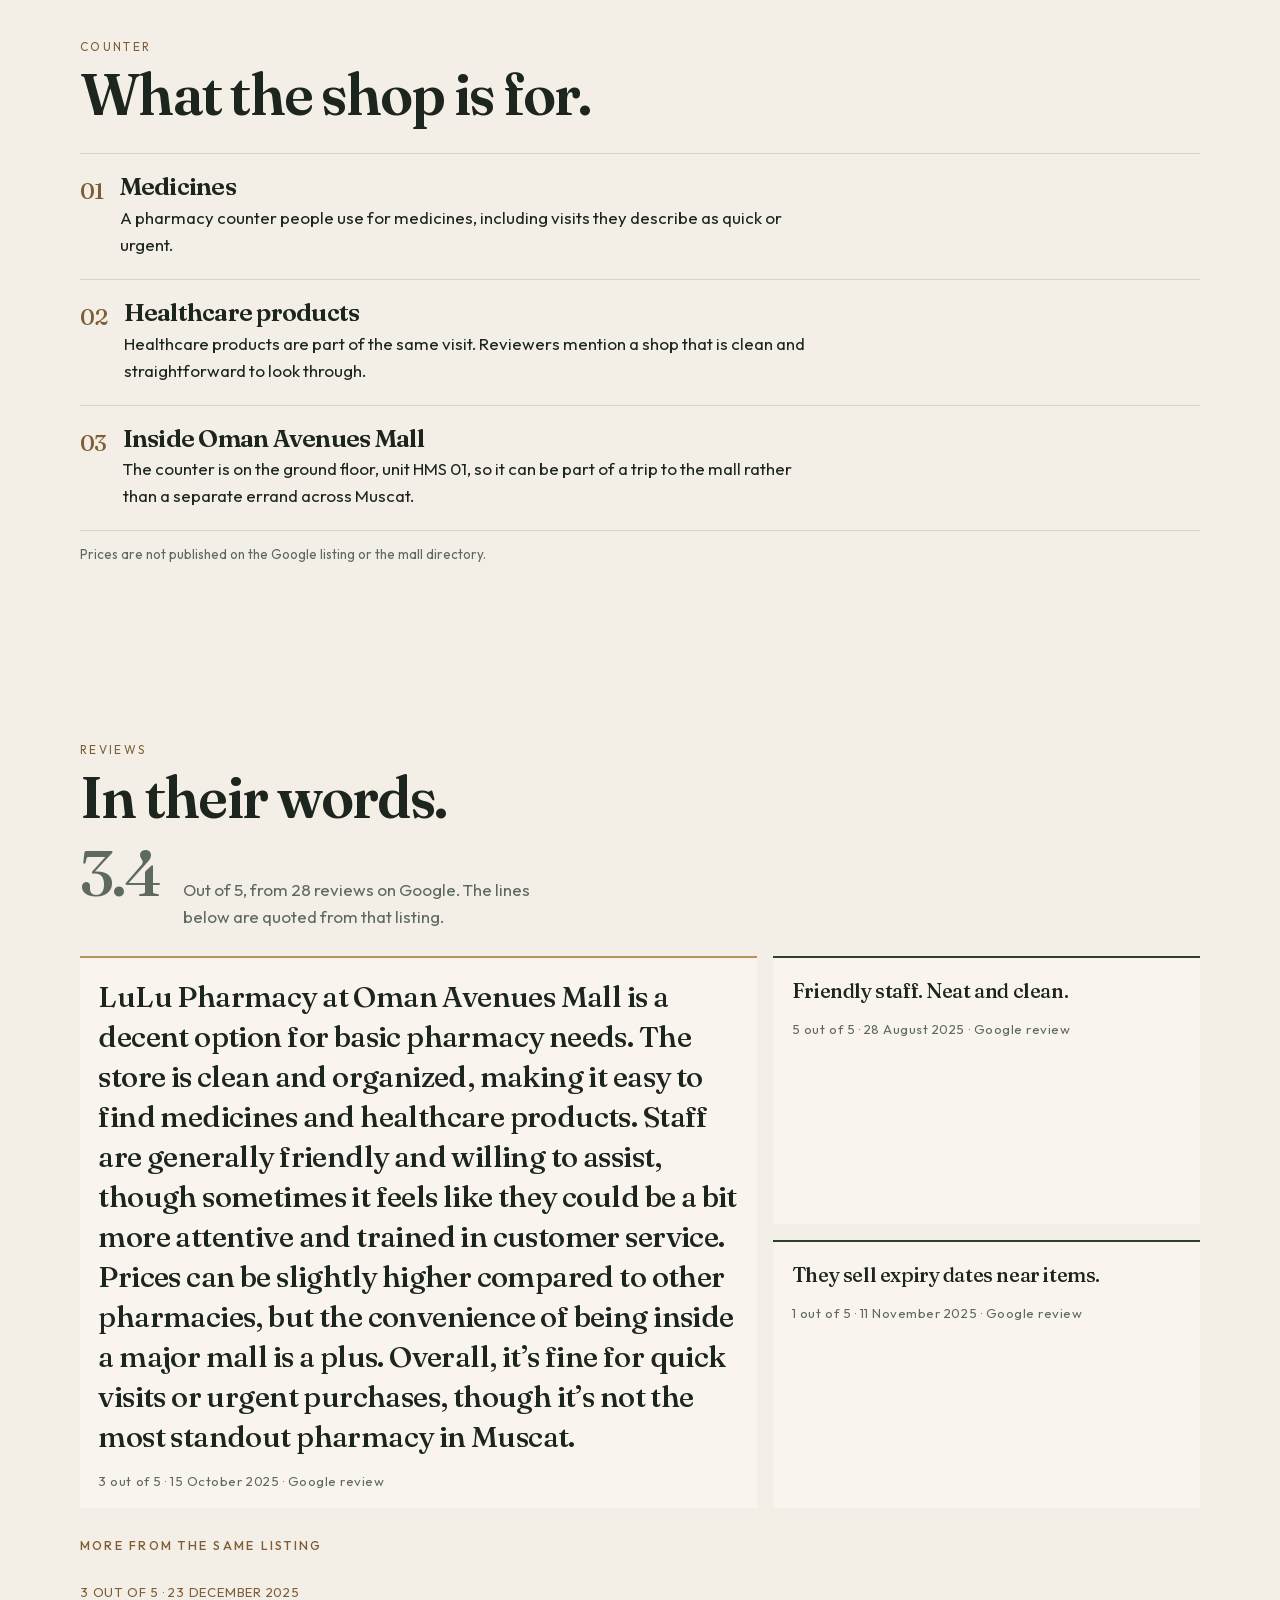
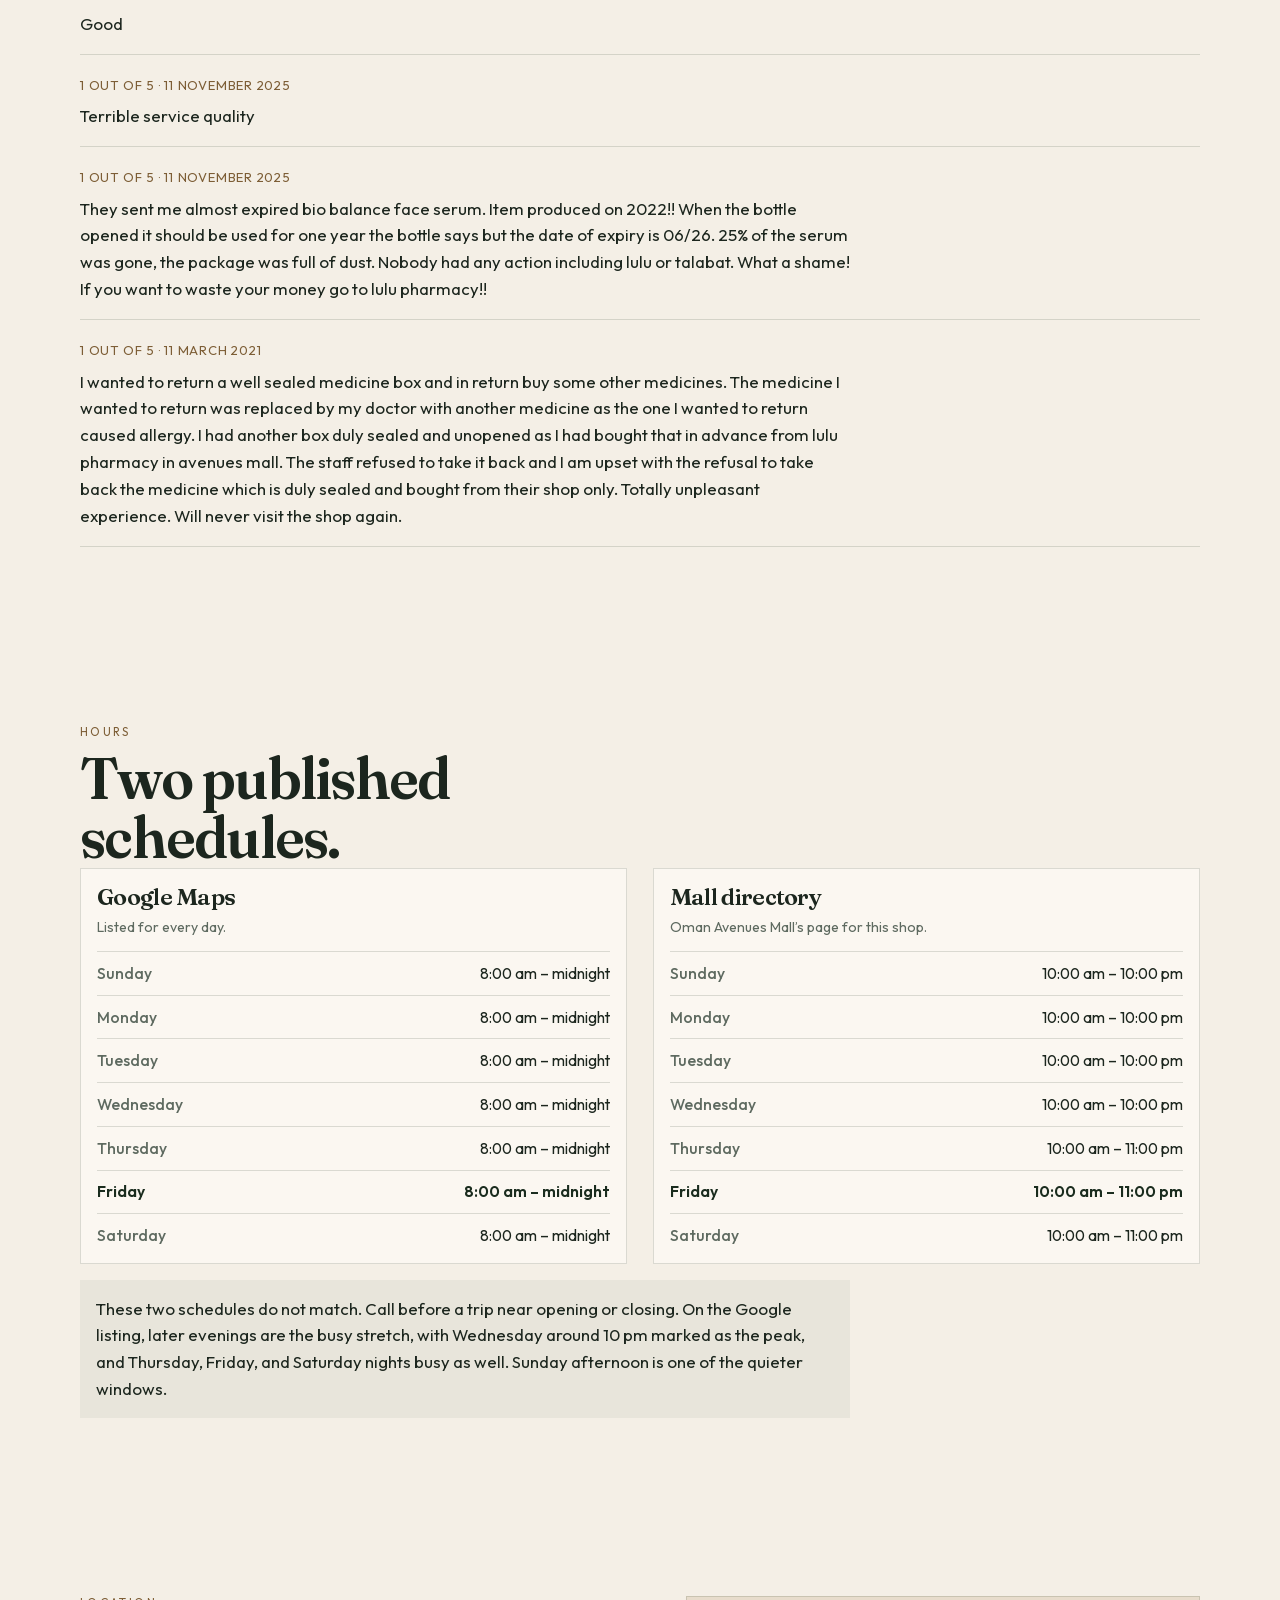
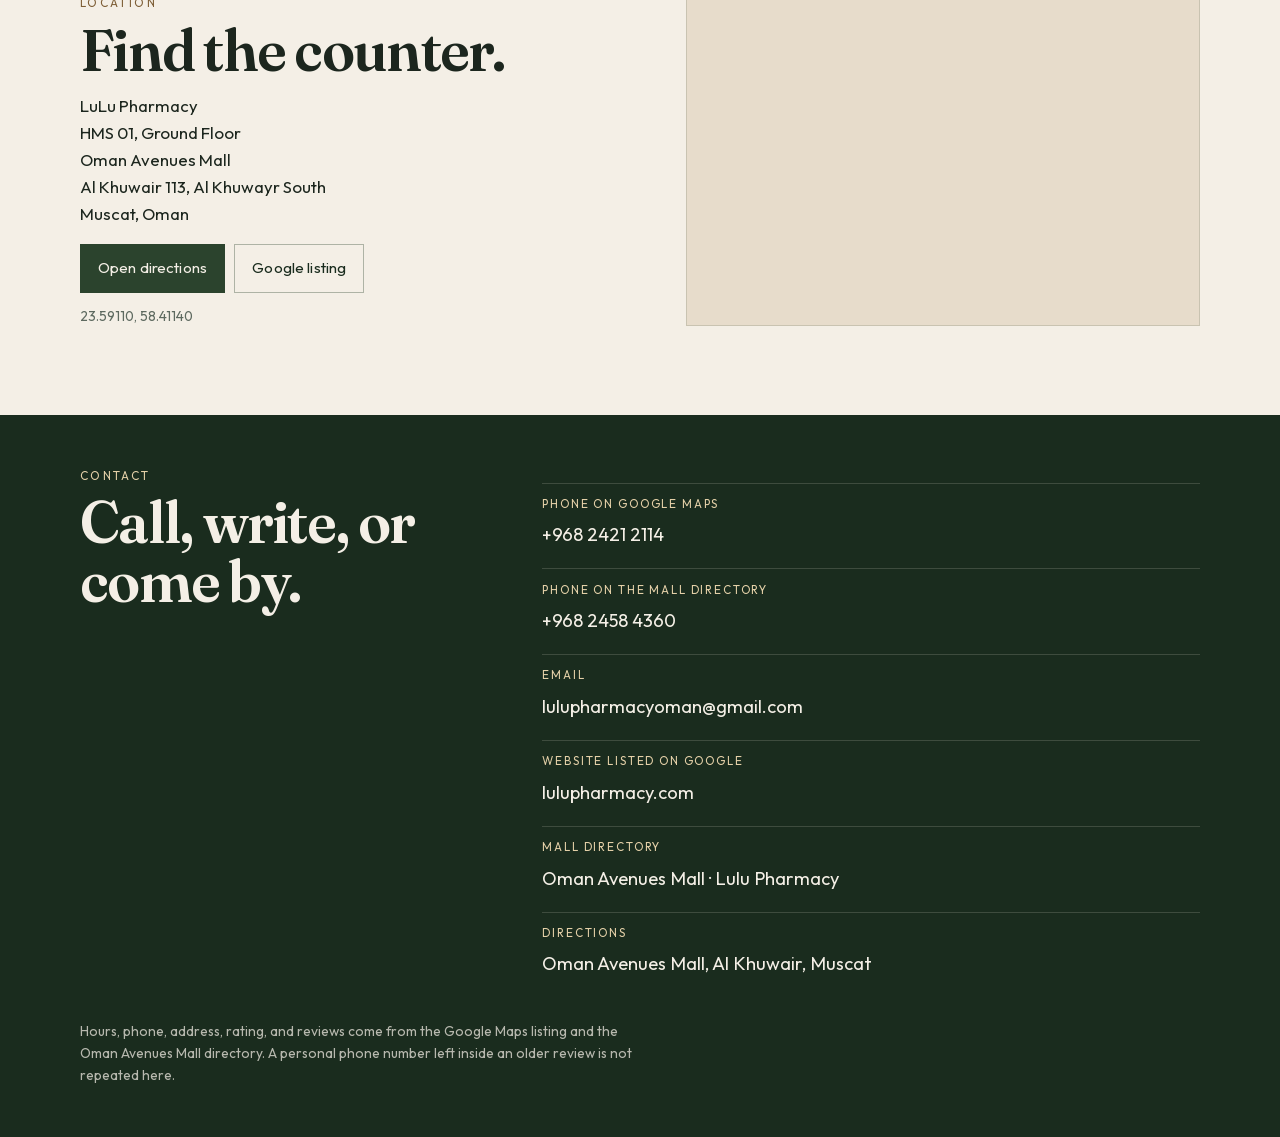
<file: demo/index.html>
<!DOCTYPE html>
<html lang="en">
<head>
  <meta charset="utf-8">
  <meta name="viewport" content="width=device-width, initial-scale=1">
  <title>LuLu Pharmacy · Oman Avenues Mall, Muscat</title>
  <meta name="description" content="LuLu Pharmacy, HMS 01 on the ground floor of Oman Avenues Mall in Al Khuwair, Muscat. Hours, directions, phone numbers, and Google review highlights.">
  <meta name="theme-color" content="#2B432D">
  <meta name="robots" content="index,follow">
  <meta name="geo.region" content="OM-MA">
  <meta name="geo.placename" content="Muscat">
  <meta name="geo.position" content="23.5911006;58.4113958">
  <meta name="ICBM" content="23.5911006, 58.4113958">
  <link rel="canonical" href="https://softwareplusai.github.io/demo/">
  <meta property="og:type" content="website">
  <meta property="og:title" content="LuLu Pharmacy · Oman Avenues Mall, Muscat">
  <meta property="og:description" content="Ground-floor pharmacy at Oman Avenues Mall, Al Khuwair. Hours, directions, phone, and reviews from the Google listing.">
  <meta property="og:url" content="https://softwareplusai.github.io/demo/">
  <meta property="og:image" content="https://softwareplusai.github.io/demo/assets/og.jpg">
  <meta property="og:image:width" content="1200">
  <meta property="og:image:height" content="630">
  <meta property="og:image:alt" content="LuLu Pharmacy at Oman Avenues Mall, Muscat">
  <meta name="twitter:card" content="summary_large_image">
  <meta name="twitter:title" content="LuLu Pharmacy · Oman Avenues Mall, Muscat">
  <meta name="twitter:description" content="Ground-floor pharmacy at Oman Avenues Mall, Al Khuwair. Hours, directions, phone, and reviews from the Google listing.">
  <meta name="twitter:image" content="https://softwareplusai.github.io/demo/assets/og.jpg">
  <link rel="icon" href="favicon.svg" type="image/svg+xml">
  <link rel="icon" href="assets/favicon-32.png" sizes="32x32" type="image/png">
  <link rel="apple-touch-icon" href="assets/apple-touch.png">
  <link rel="manifest" href="site.webmanifest">
  <link rel="preload" href="assets/poster.webp" as="image" type="image/webp" fetchpriority="high">
  <link rel="preload" href="fonts/fraunces.woff2" as="font" type="font/woff2" crossorigin>
  <link rel="preload" href="fonts/outfit.woff2" as="font" type="font/woff2" crossorigin>
  <link rel="stylesheet" href="styles.css">
  <script type="application/ld+json">
  {
    "@context": "https://schema.org",
    "@type": "Pharmacy",
    "name": "LuLu Pharmacy - Oman Avenues Mall",
    "image": "https://softwareplusai.github.io/demo/assets/og.jpg",
    "url": "https://softwareplusai.github.io/demo/",
    "telephone": "+96824212114",
    "email": "lulupharmacyoman@gmail.com",
    "hasMap": "https://maps.app.goo.gl/Mh939sdeQAETB4mV8",
    "address": {
      "@type": "PostalAddress",
      "streetAddress": "HMS 01, Ground Floor, Oman Avenues Mall, Al Khuwair",
      "addressLocality": "Muscat",
      "postalCode": "113",
      "addressCountry": "OM"
    },
    "geo": {
      "@type": "GeoCoordinates",
      "latitude": 23.5911006,
      "longitude": 58.4113958
    },
    "openingHoursSpecification": {
      "@type": "OpeningHoursSpecification",
      "dayOfWeek": ["Sunday", "Monday", "Tuesday", "Wednesday", "Thursday", "Friday", "Saturday"],
      "opens": "08:00",
      "closes": "00:00"
    },
    "contactPoint": [
      {
        "@type": "ContactPoint",
        "telephone": "+96824212114",
        "contactType": "customer service",
        "areaServed": "OM"
      },
      {
        "@type": "ContactPoint",
        "telephone": "+96824584360",
        "contactType": "customer service",
        "email": "lulupharmacyoman@gmail.com"
      }
    ],
    "sameAs": [
      "https://www.google.com/maps/place/LuLu+Pharmacy+-+Oman+Avenues+Mall/@23.5911006,58.4113958,17z",
      "https://www.omanavenuesmall.om/shops/lulu-pharmacy"
    ]
  }
  </script>
</head>
<body>
  <a class="skip" href="#about">Skip to content</a>
  <div class="spine" aria-hidden="true"><span>Oman Avenues Mall · HMS 01</span></div>

  <header class="site-header">
    <a class="brand" href="#top">
      <img src="assets/logo.png" alt="" width="192" height="192">
      <span><strong>LuLu</strong><small>Pharmacy</small></span>
    </a>
    <nav aria-label="Page">
      <ul class="nav-links">
        <li><a href="#about">About</a></li>
        <li><a href="#counter">Counter</a></li>
        <li><a href="#reviews">Reviews</a></li>
        <li><a href="#hours">Hours</a></li>
        <li><a href="#visit">Visit</a></li>
      </ul>
    </nav>
    <a class="btn btn-green header-call" href="tel:+96824212114">Call</a>
  </header>

  <main id="top">
    <section class="hero" aria-label="LuLu Pharmacy">
      <div class="hero-stage">
        <div class="hero-media parallax" data-depth="0.34" data-cap="84">
          <img class="hero-poster" src="assets/poster.webp" alt="" width="1920" height="1080" fetchpriority="high" decoding="async">
          <video class="hero-video" autoplay muted loop playsinline poster="assets/poster.webp" preload="metadata">
            <source src="assets/hero.mp4" type="video/mp4" media="(prefers-reduced-motion: no-preference)">
          </video>
        </div>
        <div class="hero-veil"></div>
        <div class="hero-ring parallax" data-depth="0.18" data-cap="56" aria-hidden="true"></div>
      </div>
      <div class="hero-copy">
        <div class="hero-panel parallax" data-depth="0.08" data-cap="28">
          <p class="eyebrow">Muscat · Al Khuwair</p>
          <h1>LuLu Pharmacy</h1>
          <p class="lede">The pharmacy on the ground floor of Oman Avenues Mall, for medicines and healthcare products.</p>
          <div class="hero-actions">
            <a class="btn btn-solid" href="tel:+96824212114">Call +968 2421 2114</a>
            <a class="btn btn-line" href="https://www.google.com/maps/dir/?api=1&amp;destination=23.5911006,58.4113958">Directions</a>
          </div>
          <p class="hero-meta">3.4 from 28 Google reviews · Unit HMS 01</p>
        </div>
      </div>
    </section>

    <section class="about" id="about">
      <div class="watermark parallax" data-depth="0.26" data-cap="48" aria-hidden="true">01</div>
      <div class="wrap about-grid">
        <figure class="frame">
          <div class="parallax" data-depth="0.2" data-cap="48">
            <img src="assets/counter.webp" width="1152" height="864" alt="Green glass bottle, brass dish, olive sprig, and folded cotton on a limestone counter." loading="lazy" decoding="async">
          </div>
        </figure>
        <div class="prose">
          <p class="kicker kicker-ink">About</p>
          <h2>A counter inside the mall.</h2>
          <p>LuLu Pharmacy is on the ground floor of Oman Avenues Mall in Al Khuwair, Muscat, at unit HMS 01. The mall directory describes it as a place for the products and services that help you stay healthy.</p>
          <p>People writing on Google call the shop clean and organized, and easy to use for a quick or urgent stop. The same reviews say prices can sit a little higher than at other pharmacies, and that service is not always consistent. The public rating is 3.4 from 28 reviews.</p>
          <p class="fine">The pictures on this page were made for it. They are not photographs of the shop.</p>
        </div>
      </div>
    </section>

    <section id="counter">
      <div class="wrap">
        <p class="kicker kicker-ink">Counter</p>
        <h2>What the shop is for.</h2>
        <ol class="counter-list">
          <li>
            <span class="num">01</span>
            <div>
              <h3>Medicines</h3>
              <p>A pharmacy counter people use for medicines, including visits they describe as quick or urgent.</p>
            </div>
          </li>
          <li>
            <span class="num">02</span>
            <div>
              <h3>Healthcare products</h3>
              <p>Healthcare products are part of the same visit. Reviewers mention a shop that is clean and straightforward to look through.</p>
            </div>
          </li>
          <li>
            <span class="num">03</span>
            <div>
              <h3>Inside Oman Avenues Mall</h3>
              <p>The counter is on the ground floor, unit HMS 01, so it can be part of a trip to the mall rather than a separate errand across Muscat.</p>
            </div>
          </li>
        </ol>
        <p class="fine">Prices are not published on the Google listing or the mall directory.</p>
      </div>
    </section>

    <section id="reviews">
      <div class="wrap">
        <p class="kicker kicker-ink">Reviews</p>
        <h2>In their words.</h2>
        <div class="rating-row">
          <p class="rating-num">3.4</p>
          <p>Out of 5, from 28 reviews on Google. The lines below are quoted from that listing.</p>
        </div>
        <div class="quotes">
          <figure class="quote quote-feature">
            <blockquote>LuLu Pharmacy at Oman Avenues Mall is a decent option for basic pharmacy needs. The store is clean and organized, making it easy to find medicines and healthcare products. Staff are generally friendly and willing to assist, though sometimes it feels like they could be a bit more attentive and trained in customer service. Prices can be slightly higher compared to other pharmacies, but the convenience of being inside a major mall is a plus. Overall, it’s fine for quick visits or urgent purchases, though it’s not the most standout pharmacy in Muscat.</blockquote>
            <figcaption>3 out of 5 · 15 October 2025 · Google review</figcaption>
          </figure>
          <figure class="quote">
            <blockquote>Friendly staff. Neat and clean.</blockquote>
            <figcaption>5 out of 5 · 28 August 2025 · Google review</figcaption>
          </figure>
          <figure class="quote">
            <blockquote>They sell expiry dates near items.</blockquote>
            <figcaption>1 out of 5 · 11 November 2025 · Google review</figcaption>
          </figure>
        </div>
        <div class="more">
          <h3>More from the same listing</h3>
          <ul class="review-list">
            <li>
              <span class="score">3 out of 5 · 23 December 2025</span>
              <p>Good</p>
            </li>
            <li>
              <span class="score">1 out of 5 · 11 November 2025</span>
              <p>Terrible service quality</p>
            </li>
            <li>
              <span class="score">1 out of 5 · 11 November 2025</span>
              <p>They sent me almost expired bio balance face serum. Item produced on 2022!! When the bottle opened it should be used for one year the bottle says but the date of expiry is 06/26. 25% of the serum was gone, the package was full of dust. Nobody had any action including lulu or talabat. What a shame! If you want to waste your money go to lulu pharmacy!!</p>
            </li>
            <li>
              <span class="score">1 out of 5 · 11 March 2021</span>
              <p>I wanted to return a well sealed medicine box and in return buy some other medicines. The medicine I wanted to return was replaced by my doctor with another medicine as the one I wanted to return caused allergy. I had another box duly sealed and unopened as I had bought that in advance from lulu pharmacy in avenues mall. The staff refused to take it back and I am upset with the refusal to take back the medicine which is duly sealed and bought from their shop only. Totally unpleasant experience. Will never visit the shop again.</p>
            </li>
          </ul>
        </div>
      </div>
    </section>

    <section id="hours">
      <div class="wrap">
        <p class="kicker kicker-ink">Hours</p>
        <h2>Two published schedules.</h2>
        <div class="hours-grid">
          <article class="schedule">
            <h3>Google Maps</h3>
            <p class="source">Listed for every day.</p>
            <table>
              <tbody>
                <tr data-day="0"><th scope="row">Sunday</th><td>8:00 am – midnight</td></tr>
                <tr data-day="1"><th scope="row">Monday</th><td>8:00 am – midnight</td></tr>
                <tr data-day="2"><th scope="row">Tuesday</th><td>8:00 am – midnight</td></tr>
                <tr data-day="3"><th scope="row">Wednesday</th><td>8:00 am – midnight</td></tr>
                <tr data-day="4"><th scope="row">Thursday</th><td>8:00 am – midnight</td></tr>
                <tr data-day="5"><th scope="row">Friday</th><td>8:00 am – midnight</td></tr>
                <tr data-day="6"><th scope="row">Saturday</th><td>8:00 am – midnight</td></tr>
              </tbody>
            </table>
          </article>
          <article class="schedule">
            <h3>Mall directory</h3>
            <p class="source">Oman Avenues Mall’s page for this shop.</p>
            <table>
              <tbody>
                <tr data-day="0"><th scope="row">Sunday</th><td>10:00 am – 10:00 pm</td></tr>
                <tr data-day="1"><th scope="row">Monday</th><td>10:00 am – 10:00 pm</td></tr>
                <tr data-day="2"><th scope="row">Tuesday</th><td>10:00 am – 10:00 pm</td></tr>
                <tr data-day="3"><th scope="row">Wednesday</th><td>10:00 am – 10:00 pm</td></tr>
                <tr data-day="4"><th scope="row">Thursday</th><td>10:00 am – 11:00 pm</td></tr>
                <tr data-day="5"><th scope="row">Friday</th><td>10:00 am – 11:00 pm</td></tr>
                <tr data-day="6"><th scope="row">Saturday</th><td>10:00 am – 11:00 pm</td></tr>
              </tbody>
            </table>
          </article>
        </div>
        <div class="note">
          <p>These two schedules do not match. Call before a trip near opening or closing. On the Google listing, later evenings are the busy stretch, with Wednesday around 10 pm marked as the peak, and Thursday, Friday, and Saturday nights busy as well. Sunday afternoon is one of the quieter windows.</p>
        </div>
      </div>
    </section>

    <section id="visit">
      <div class="wrap visit-grid">
        <div>
          <p class="kicker kicker-ink">Location</p>
          <h2>Find the counter.</h2>
          <address>
            <span>LuLu Pharmacy</span>
            <span>HMS 01, Ground Floor</span>
            <span>Oman Avenues Mall</span>
            <span>Al Khuwair 113, Al Khuwayr South</span>
            <span>Muscat, Oman</span>
          </address>
          <div class="visit-actions">
            <a class="btn btn-green" href="https://www.google.com/maps/dir/?api=1&amp;destination=23.5911006,58.4113958">Open directions</a>
            <a class="btn btn-ink" href="https://maps.app.goo.gl/Mh939sdeQAETB4mV8">Google listing</a>
          </div>
          <p class="coords">23.59110, 58.41140</p>
        </div>
        <div class="map-frame">
          <iframe title="Map of LuLu Pharmacy inside Oman Avenues Mall" loading="lazy" referrerpolicy="no-referrer-when-downgrade" src="https://maps.google.com/maps?q=23.5911006,58.4113958&amp;z=16&amp;hl=en&amp;output=embed"></iframe>
        </div>
      </div>
    </section>
  </main>

  <footer class="site-footer" id="contact">
    <div class="wrap footer-grid">
      <div>
        <p class="kicker">Contact</p>
        <h2>Call, write, or come by.</h2>
      </div>
      <ul class="contact-list">
        <li>
          <span>Phone on Google Maps</span>
          <a href="tel:+96824212114">+968 2421 2114</a>
        </li>
        <li>
          <span>Phone on the mall directory</span>
          <a href="tel:+96824584360">+968 2458 4360</a>
        </li>
        <li>
          <span>Email</span>
          <a href="mailto:lulupharmacyoman@gmail.com">lulupharmacyoman@gmail.com</a>
        </li>
        <li>
          <span>Website listed on Google</span>
          <a href="http://www.lulupharmacy.com/">lulupharmacy.com</a>
        </li>
        <li>
          <span>Mall directory</span>
          <a href="https://www.omanavenuesmall.om/shops/lulu-pharmacy">Oman Avenues Mall · Lulu Pharmacy</a>
        </li>
        <li>
          <span>Directions</span>
          <a href="https://www.google.com/maps/dir/?api=1&amp;destination=23.5911006,58.4113958">Oman Avenues Mall, Al Khuwair, Muscat</a>
        </li>
      </ul>
    </div>
    <div class="wrap">
      <p class="legal">Hours, phone, address, rating, and reviews come from the Google Maps listing and the Oman Avenues Mall directory. A personal phone number left inside an older review is not repeated here.</p>
    </div>
  </footer>

  <div class="dock">
    <a href="tel:+96824212114">Call</a>
    <a href="https://www.google.com/maps/dir/?api=1&amp;destination=23.5911006,58.4113958">Directions</a>
  </div>
  <script src="site.js" defer></script>
</body>
</html>
</file>
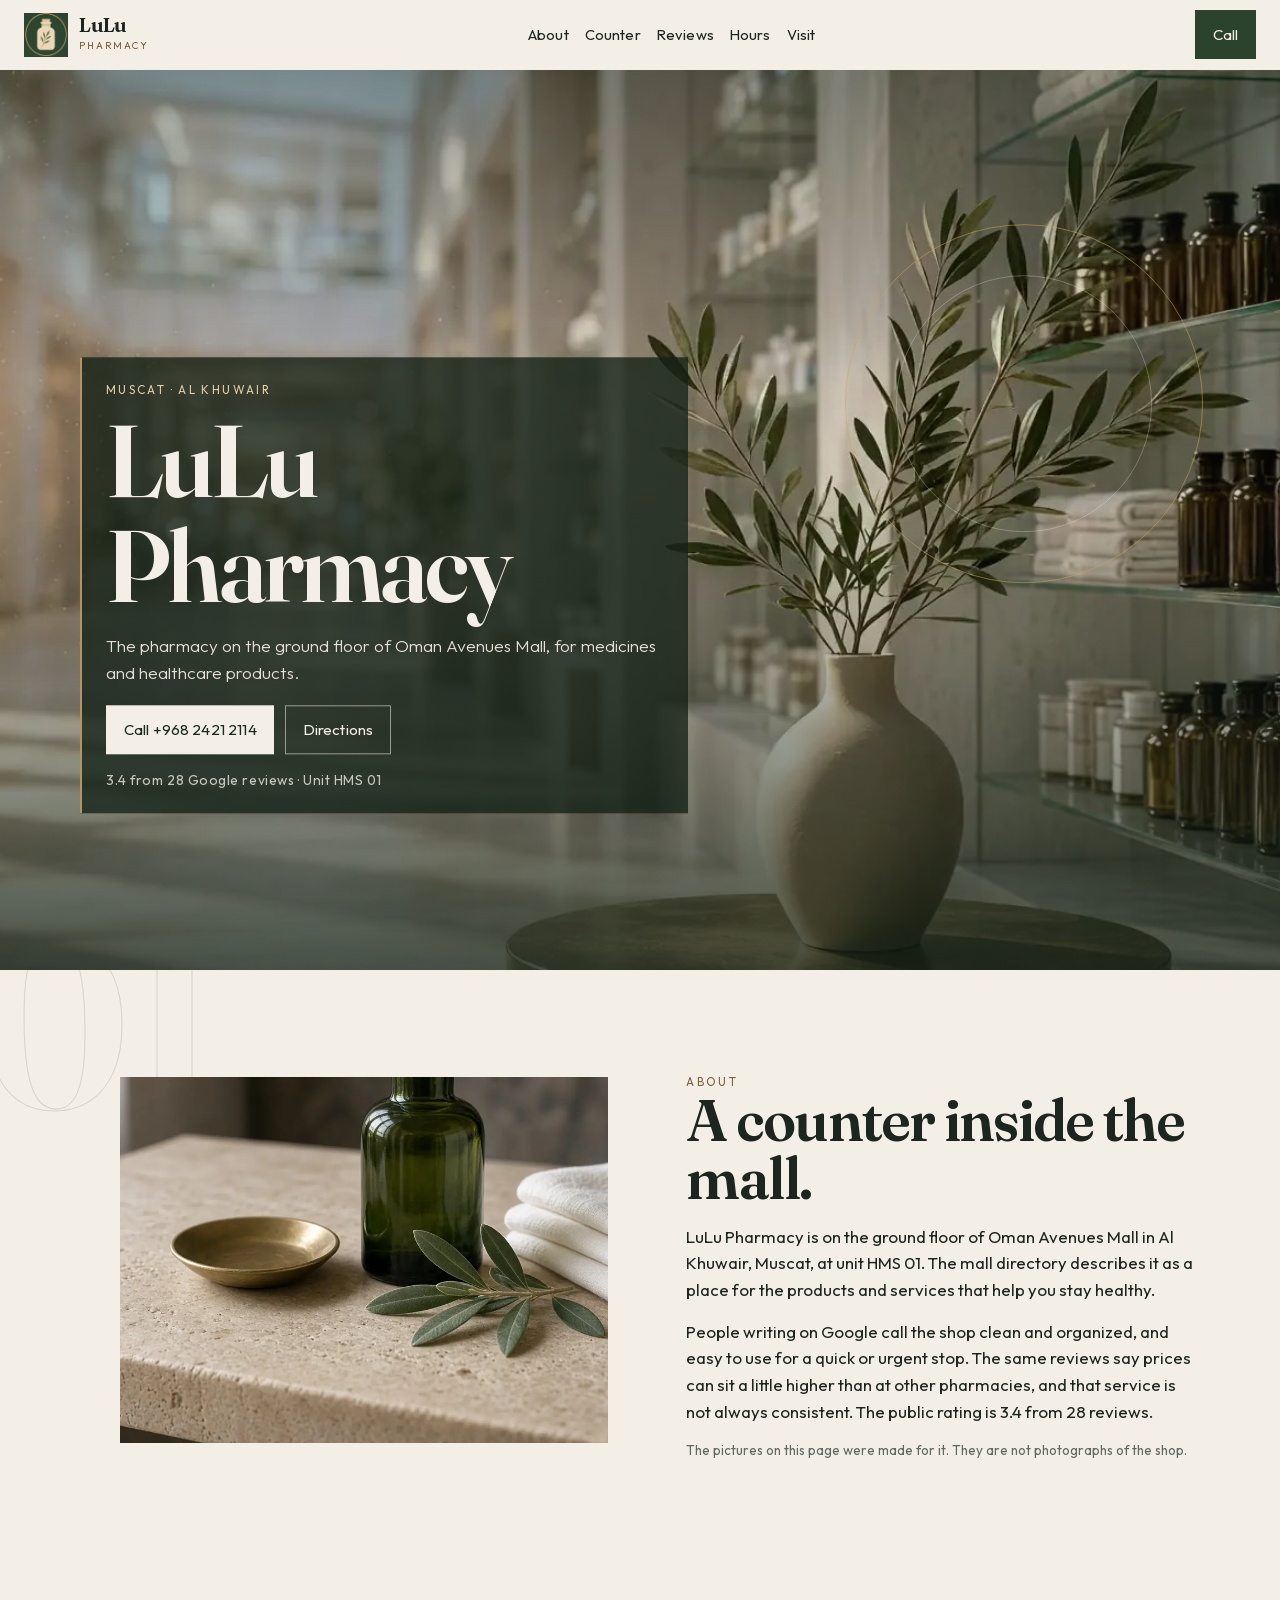
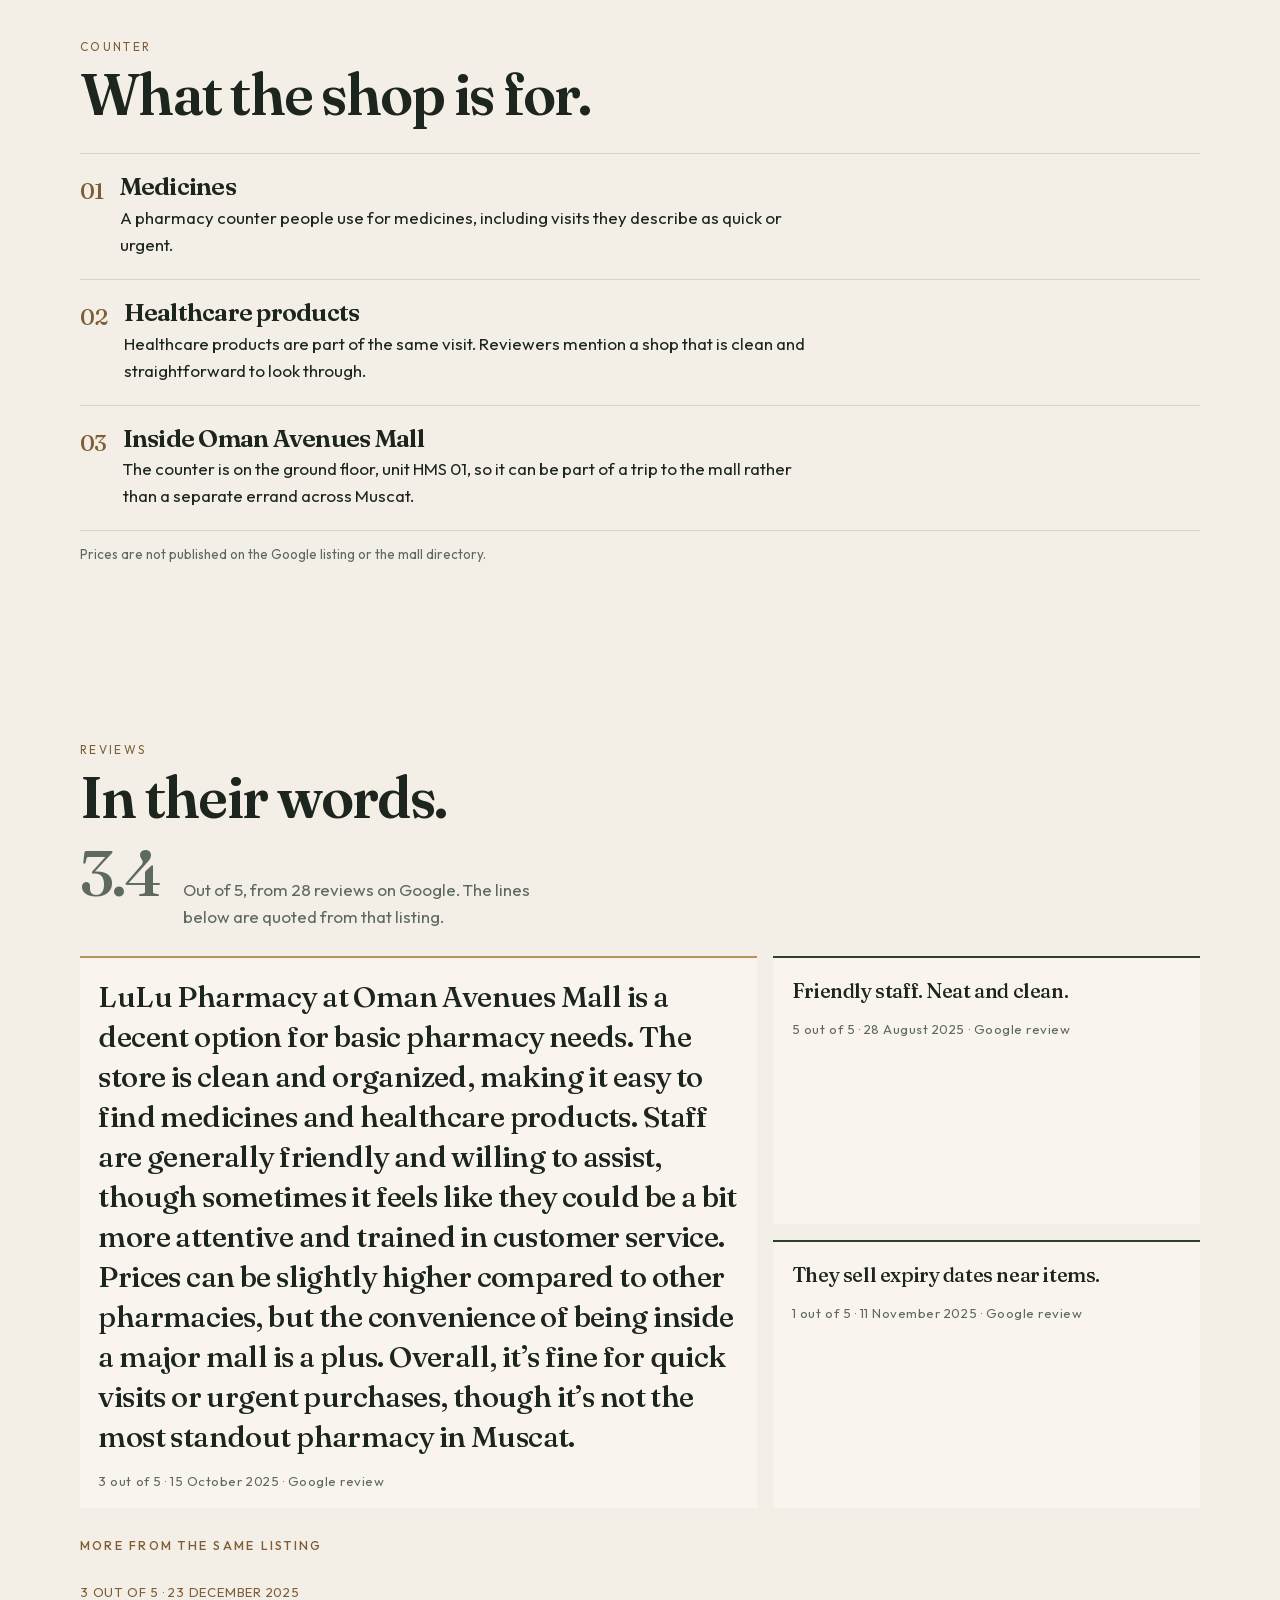
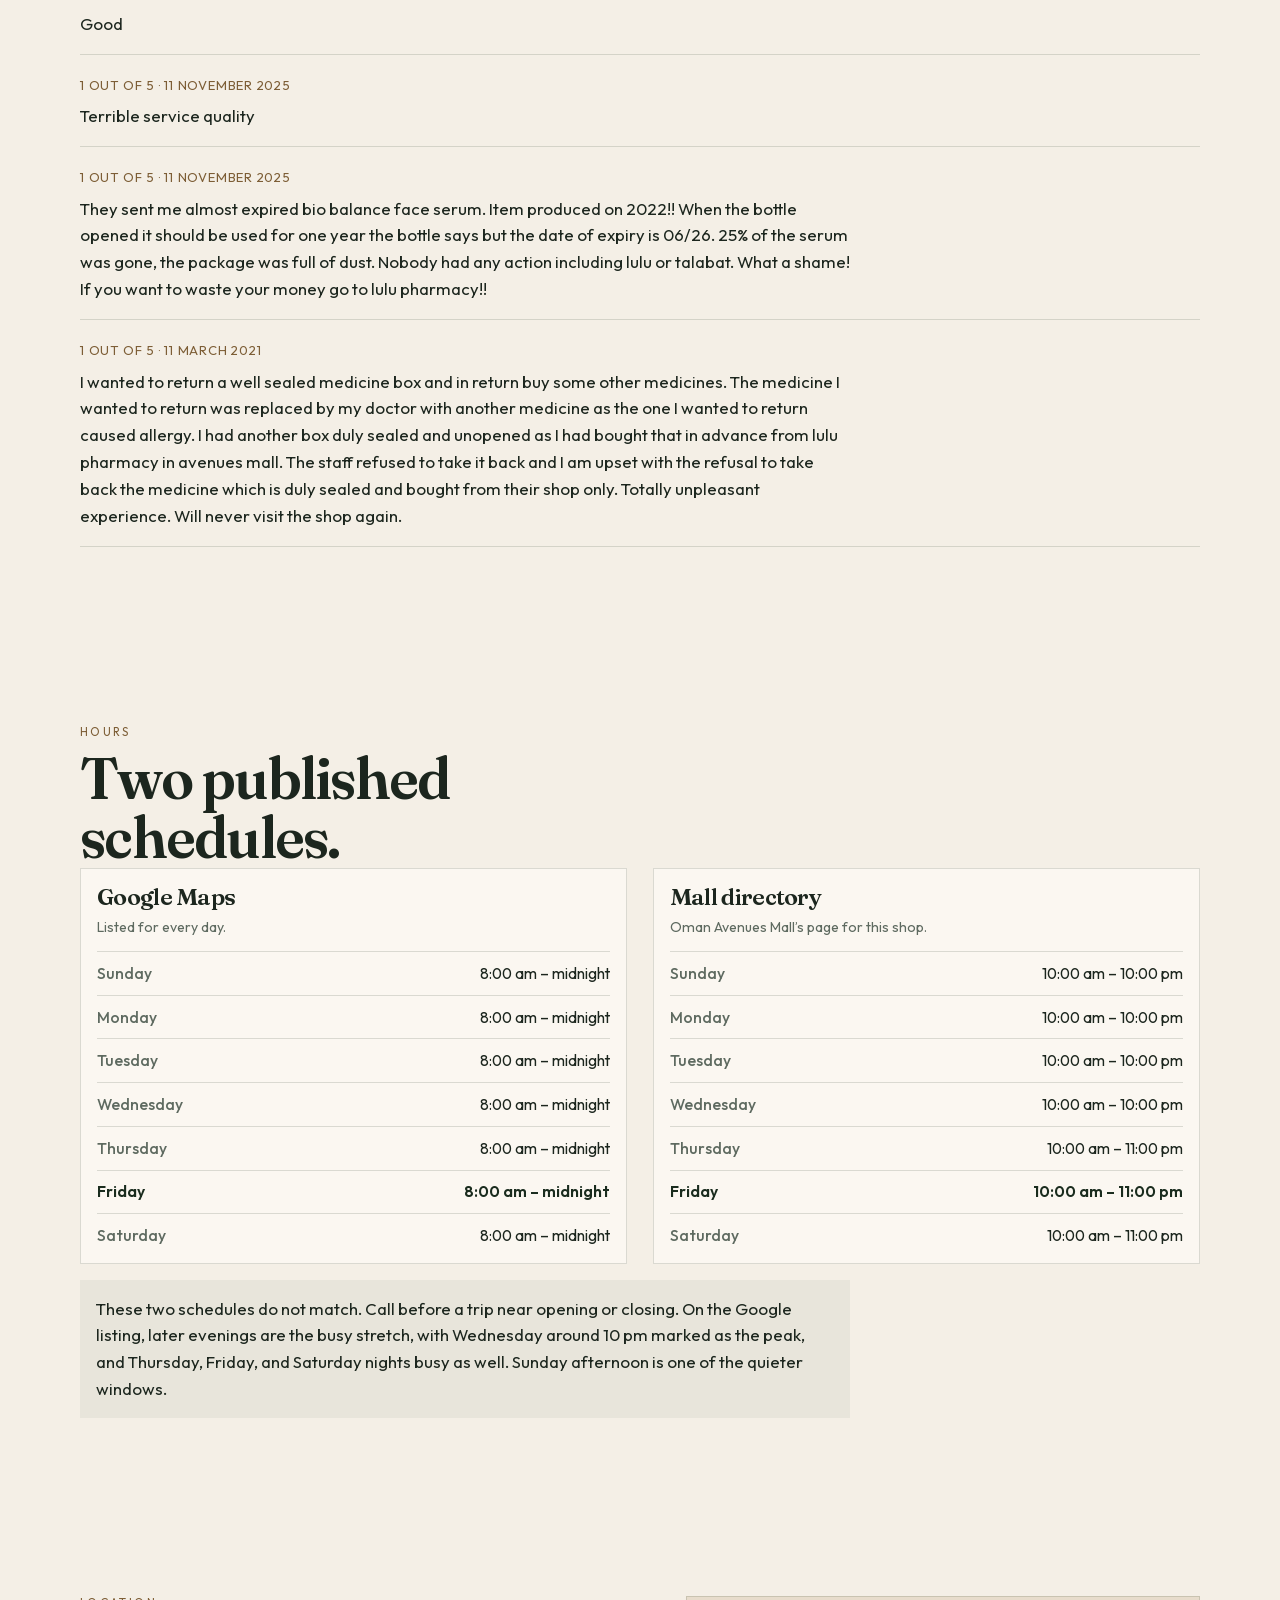
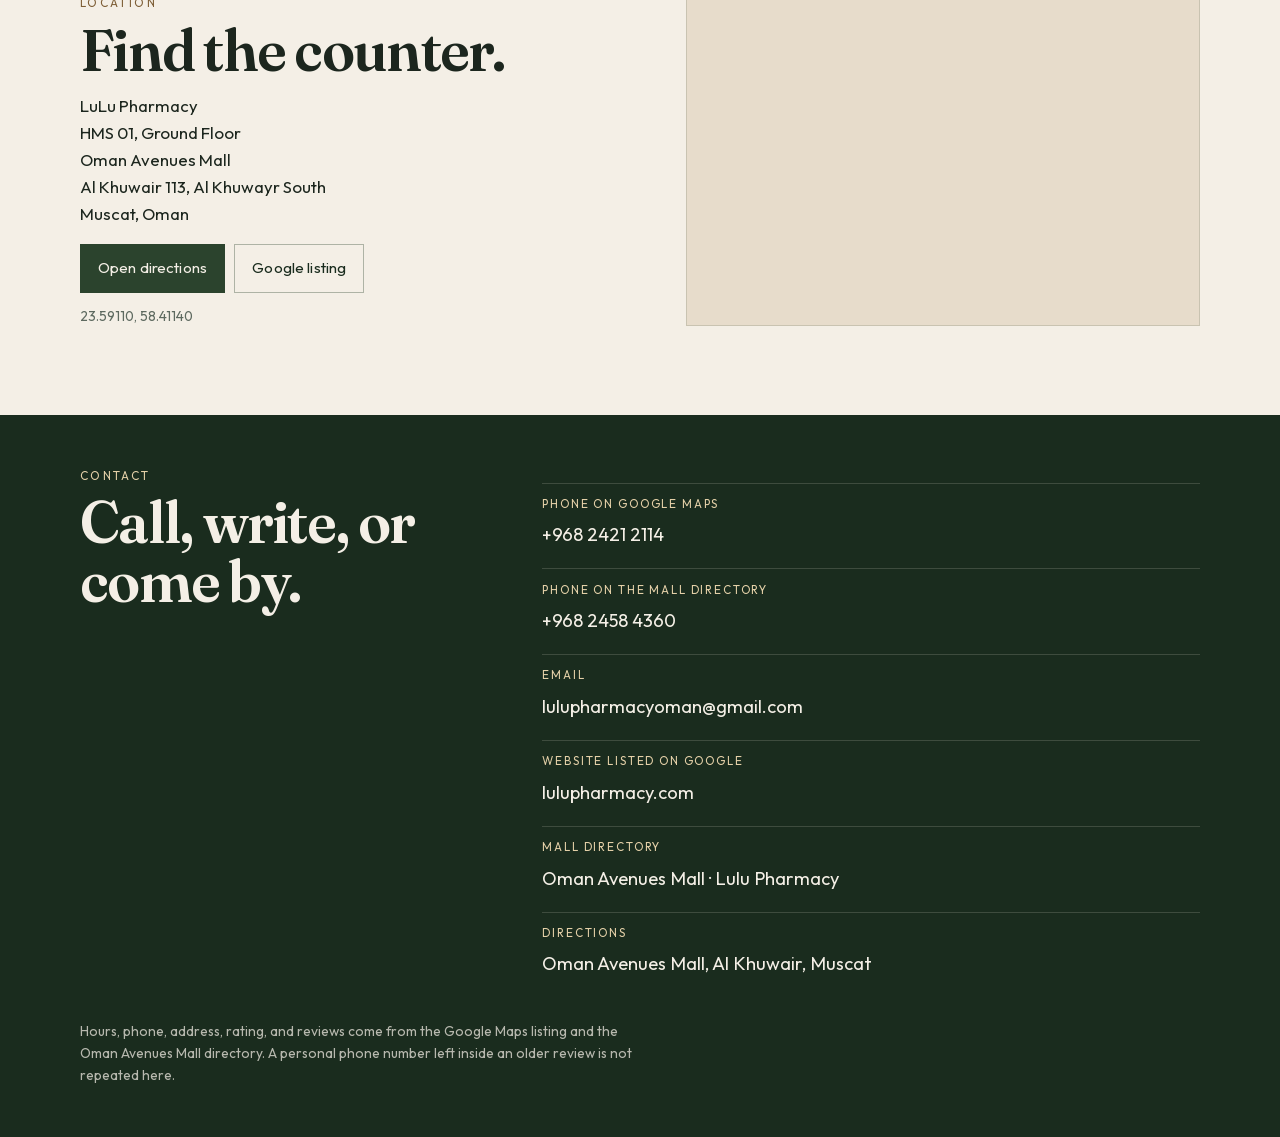
<file: lulupharmacy/index.html>
<!DOCTYPE html>
<html lang="en">
<head>
  <meta charset="utf-8">
  <meta name="viewport" content="width=device-width, initial-scale=1">
  <title>LuLu Pharmacy · Oman Avenues Mall, Muscat</title>
  <meta name="description" content="LuLu Pharmacy, HMS 01 on the ground floor of Oman Avenues Mall in Al Khuwair, Muscat. Hours, directions, phone numbers, and Google review highlights.">
  <meta name="theme-color" content="#2B432D">
  <meta name="robots" content="index,follow">
  <meta name="geo.region" content="OM-MA">
  <meta name="geo.placename" content="Muscat">
  <meta name="geo.position" content="23.5911006;58.4113958">
  <meta name="ICBM" content="23.5911006, 58.4113958">
  <link rel="canonical" href="https://softwareplusai.github.io/lulupharmacy/">
  <meta property="og:type" content="website">
  <meta property="og:title" content="LuLu Pharmacy · Oman Avenues Mall, Muscat">
  <meta property="og:description" content="Ground-floor pharmacy at Oman Avenues Mall, Al Khuwair. Hours, directions, phone, and reviews from the Google listing.">
  <meta property="og:url" content="https://softwareplusai.github.io/lulupharmacy/">
  <meta property="og:image" content="https://softwareplusai.github.io/lulupharmacy/assets/og.jpg">
  <meta property="og:image:width" content="1200">
  <meta property="og:image:height" content="630">
  <meta property="og:image:alt" content="LuLu Pharmacy at Oman Avenues Mall, Muscat">
  <meta name="twitter:card" content="summary_large_image">
  <meta name="twitter:title" content="LuLu Pharmacy · Oman Avenues Mall, Muscat">
  <meta name="twitter:description" content="Ground-floor pharmacy at Oman Avenues Mall, Al Khuwair. Hours, directions, phone, and reviews from the Google listing.">
  <meta name="twitter:image" content="https://softwareplusai.github.io/lulupharmacy/assets/og.jpg">
  <link rel="icon" href="favicon.svg" type="image/svg+xml">
  <link rel="icon" href="assets/favicon-32.png" sizes="32x32" type="image/png">
  <link rel="apple-touch-icon" href="assets/apple-touch.png">
  <link rel="manifest" href="site.webmanifest">
  <link rel="preload" href="assets/poster.webp" as="image" type="image/webp" fetchpriority="high">
  <link rel="preload" href="fonts/fraunces.woff2" as="font" type="font/woff2" crossorigin>
  <link rel="preload" href="fonts/outfit.woff2" as="font" type="font/woff2" crossorigin>
  <link rel="stylesheet" href="styles.css">
  <script type="application/ld+json">
  {
    "@context": "https://schema.org",
    "@type": "Pharmacy",
    "name": "LuLu Pharmacy - Oman Avenues Mall",
    "image": "https://softwareplusai.github.io/lulupharmacy/assets/og.jpg",
    "url": "https://softwareplusai.github.io/lulupharmacy/",
    "telephone": "+96824212114",
    "email": "lulupharmacyoman@gmail.com",
    "hasMap": "https://maps.app.goo.gl/Mh939sdeQAETB4mV8",
    "address": {
      "@type": "PostalAddress",
      "streetAddress": "HMS 01, Ground Floor, Oman Avenues Mall, Al Khuwair",
      "addressLocality": "Muscat",
      "postalCode": "113",
      "addressCountry": "OM"
    },
    "geo": {
      "@type": "GeoCoordinates",
      "latitude": 23.5911006,
      "longitude": 58.4113958
    },
    "openingHoursSpecification": {
      "@type": "OpeningHoursSpecification",
      "dayOfWeek": ["Sunday", "Monday", "Tuesday", "Wednesday", "Thursday", "Friday", "Saturday"],
      "opens": "08:00",
      "closes": "00:00"
    },
    "contactPoint": [
      {
        "@type": "ContactPoint",
        "telephone": "+96824212114",
        "contactType": "customer service",
        "areaServed": "OM"
      },
      {
        "@type": "ContactPoint",
        "telephone": "+96824584360",
        "contactType": "customer service",
        "email": "lulupharmacyoman@gmail.com"
      }
    ],
    "sameAs": [
      "https://www.google.com/maps/place/LuLu+Pharmacy+-+Oman+Avenues+Mall/@23.5911006,58.4113958,17z",
      "https://www.omanavenuesmall.om/shops/lulu-pharmacy"
    ]
  }
  </script>
</head>
<body>
  <a class="skip" href="#about">Skip to content</a>
  <div class="spine" aria-hidden="true"><span>Oman Avenues Mall · HMS 01</span></div>

  <header class="site-header">
    <a class="brand" href="#top">
      <img src="assets/logo.png" alt="" width="192" height="192">
      <span><strong>LuLu</strong><small>Pharmacy</small></span>
    </a>
    <nav aria-label="Page">
      <ul class="nav-links">
        <li><a href="#about">About</a></li>
        <li><a href="#counter">Counter</a></li>
        <li><a href="#reviews">Reviews</a></li>
        <li><a href="#hours">Hours</a></li>
        <li><a href="#visit">Visit</a></li>
      </ul>
    </nav>
    <a class="btn btn-green header-call" href="tel:+96824212114">Call</a>
  </header>

  <main id="top">
    <section class="hero" aria-label="LuLu Pharmacy">
      <div class="hero-stage">
        <div class="hero-media parallax" data-depth="0.34" data-cap="84">
          <img class="hero-poster" src="assets/poster.webp" alt="" width="1920" height="1080" fetchpriority="high" decoding="async">
          <video class="hero-video" autoplay muted loop playsinline poster="assets/poster.webp" preload="metadata">
            <source src="assets/hero.mp4" type="video/mp4" media="(prefers-reduced-motion: no-preference)">
          </video>
        </div>
        <div class="hero-veil"></div>
        <div class="hero-ring parallax" data-depth="0.18" data-cap="56" aria-hidden="true"></div>
      </div>
      <div class="hero-copy">
        <div class="hero-panel parallax" data-depth="0.08" data-cap="28">
          <p class="eyebrow">Muscat · Al Khuwair</p>
          <h1>LuLu Pharmacy</h1>
          <p class="lede">The pharmacy on the ground floor of Oman Avenues Mall, for medicines and healthcare products.</p>
          <div class="hero-actions">
            <a class="btn btn-solid" href="tel:+96824212114">Call +968 2421 2114</a>
            <a class="btn btn-line" href="https://www.google.com/maps/dir/?api=1&amp;destination=23.5911006,58.4113958">Directions</a>
          </div>
          <p class="hero-meta">3.4 from 28 Google reviews · Unit HMS 01</p>
        </div>
      </div>
    </section>

    <section class="about" id="about">
      <div class="watermark parallax" data-depth="0.26" data-cap="48" aria-hidden="true">01</div>
      <div class="wrap about-grid">
        <figure class="frame">
          <div class="parallax" data-depth="0.2" data-cap="48">
            <img src="assets/counter.webp" width="1152" height="864" alt="Green glass bottle, brass dish, olive sprig, and folded cotton on a limestone counter." loading="lazy" decoding="async">
          </div>
        </figure>
        <div class="prose">
          <p class="kicker kicker-ink">About</p>
          <h2>A counter inside the mall.</h2>
          <p>LuLu Pharmacy is on the ground floor of Oman Avenues Mall in Al Khuwair, Muscat, at unit HMS 01. The mall directory describes it as a place for the products and services that help you stay healthy.</p>
          <p>People writing on Google call the shop clean and organized, and easy to use for a quick or urgent stop. The same reviews say prices can sit a little higher than at other pharmacies, and that service is not always consistent. The public rating is 3.4 from 28 reviews.</p>
          <p class="fine">The pictures on this page were made for it. They are not photographs of the shop.</p>
        </div>
      </div>
    </section>

    <section id="counter">
      <div class="wrap">
        <p class="kicker kicker-ink">Counter</p>
        <h2>What the shop is for.</h2>
        <ol class="counter-list">
          <li>
            <span class="num">01</span>
            <div>
              <h3>Medicines</h3>
              <p>A pharmacy counter people use for medicines, including visits they describe as quick or urgent.</p>
            </div>
          </li>
          <li>
            <span class="num">02</span>
            <div>
              <h3>Healthcare products</h3>
              <p>Healthcare products are part of the same visit. Reviewers mention a shop that is clean and straightforward to look through.</p>
            </div>
          </li>
          <li>
            <span class="num">03</span>
            <div>
              <h3>Inside Oman Avenues Mall</h3>
              <p>The counter is on the ground floor, unit HMS 01, so it can be part of a trip to the mall rather than a separate errand across Muscat.</p>
            </div>
          </li>
        </ol>
        <p class="fine">Prices are not published on the Google listing or the mall directory.</p>
      </div>
    </section>

    <section id="reviews">
      <div class="wrap">
        <p class="kicker kicker-ink">Reviews</p>
        <h2>In their words.</h2>
        <div class="rating-row">
          <p class="rating-num">3.4</p>
          <p>Out of 5, from 28 reviews on Google. The lines below are quoted from that listing.</p>
        </div>
        <div class="quotes">
          <figure class="quote quote-feature">
            <blockquote>LuLu Pharmacy at Oman Avenues Mall is a decent option for basic pharmacy needs. The store is clean and organized, making it easy to find medicines and healthcare products. Staff are generally friendly and willing to assist, though sometimes it feels like they could be a bit more attentive and trained in customer service. Prices can be slightly higher compared to other pharmacies, but the convenience of being inside a major mall is a plus. Overall, it’s fine for quick visits or urgent purchases, though it’s not the most standout pharmacy in Muscat.</blockquote>
            <figcaption>3 out of 5 · 15 October 2025 · Google review</figcaption>
          </figure>
          <figure class="quote">
            <blockquote>Friendly staff. Neat and clean.</blockquote>
            <figcaption>5 out of 5 · 28 August 2025 · Google review</figcaption>
          </figure>
          <figure class="quote">
            <blockquote>They sell expiry dates near items.</blockquote>
            <figcaption>1 out of 5 · 11 November 2025 · Google review</figcaption>
          </figure>
        </div>
        <div class="more">
          <h3>More from the same listing</h3>
          <ul class="review-list">
            <li>
              <span class="score">3 out of 5 · 23 December 2025</span>
              <p>Good</p>
            </li>
            <li>
              <span class="score">1 out of 5 · 11 November 2025</span>
              <p>Terrible service quality</p>
            </li>
            <li>
              <span class="score">1 out of 5 · 11 November 2025</span>
              <p>They sent me almost expired bio balance face serum. Item produced on 2022!! When the bottle opened it should be used for one year the bottle says but the date of expiry is 06/26. 25% of the serum was gone, the package was full of dust. Nobody had any action including lulu or talabat. What a shame! If you want to waste your money go to lulu pharmacy!!</p>
            </li>
            <li>
              <span class="score">1 out of 5 · 11 March 2021</span>
              <p>I wanted to return a well sealed medicine box and in return buy some other medicines. The medicine I wanted to return was replaced by my doctor with another medicine as the one I wanted to return caused allergy. I had another box duly sealed and unopened as I had bought that in advance from lulu pharmacy in avenues mall. The staff refused to take it back and I am upset with the refusal to take back the medicine which is duly sealed and bought from their shop only. Totally unpleasant experience. Will never visit the shop again.</p>
            </li>
          </ul>
        </div>
      </div>
    </section>

    <section id="hours">
      <div class="wrap">
        <p class="kicker kicker-ink">Hours</p>
        <h2>Two published schedules.</h2>
        <div class="hours-grid">
          <article class="schedule">
            <h3>Google Maps</h3>
            <p class="source">Listed for every day.</p>
            <table>
              <tbody>
                <tr data-day="0"><th scope="row">Sunday</th><td>8:00 am – midnight</td></tr>
                <tr data-day="1"><th scope="row">Monday</th><td>8:00 am – midnight</td></tr>
                <tr data-day="2"><th scope="row">Tuesday</th><td>8:00 am – midnight</td></tr>
                <tr data-day="3"><th scope="row">Wednesday</th><td>8:00 am – midnight</td></tr>
                <tr data-day="4"><th scope="row">Thursday</th><td>8:00 am – midnight</td></tr>
                <tr data-day="5"><th scope="row">Friday</th><td>8:00 am – midnight</td></tr>
                <tr data-day="6"><th scope="row">Saturday</th><td>8:00 am – midnight</td></tr>
              </tbody>
            </table>
          </article>
          <article class="schedule">
            <h3>Mall directory</h3>
            <p class="source">Oman Avenues Mall’s page for this shop.</p>
            <table>
              <tbody>
                <tr data-day="0"><th scope="row">Sunday</th><td>10:00 am – 10:00 pm</td></tr>
                <tr data-day="1"><th scope="row">Monday</th><td>10:00 am – 10:00 pm</td></tr>
                <tr data-day="2"><th scope="row">Tuesday</th><td>10:00 am – 10:00 pm</td></tr>
                <tr data-day="3"><th scope="row">Wednesday</th><td>10:00 am – 10:00 pm</td></tr>
                <tr data-day="4"><th scope="row">Thursday</th><td>10:00 am – 11:00 pm</td></tr>
                <tr data-day="5"><th scope="row">Friday</th><td>10:00 am – 11:00 pm</td></tr>
                <tr data-day="6"><th scope="row">Saturday</th><td>10:00 am – 11:00 pm</td></tr>
              </tbody>
            </table>
          </article>
        </div>
        <div class="note">
          <p>These two schedules do not match. Call before a trip near opening or closing. On the Google listing, later evenings are the busy stretch, with Wednesday around 10 pm marked as the peak, and Thursday, Friday, and Saturday nights busy as well. Sunday afternoon is one of the quieter windows.</p>
        </div>
      </div>
    </section>

    <section id="visit">
      <div class="wrap visit-grid">
        <div>
          <p class="kicker kicker-ink">Location</p>
          <h2>Find the counter.</h2>
          <address>
            <span>LuLu Pharmacy</span>
            <span>HMS 01, Ground Floor</span>
            <span>Oman Avenues Mall</span>
            <span>Al Khuwair 113, Al Khuwayr South</span>
            <span>Muscat, Oman</span>
          </address>
          <div class="visit-actions">
            <a class="btn btn-green" href="https://www.google.com/maps/dir/?api=1&amp;destination=23.5911006,58.4113958">Open directions</a>
            <a class="btn btn-ink" href="https://maps.app.goo.gl/Mh939sdeQAETB4mV8">Google listing</a>
          </div>
          <p class="coords">23.59110, 58.41140</p>
        </div>
        <div class="map-frame">
          <iframe title="Map of LuLu Pharmacy inside Oman Avenues Mall" loading="lazy" referrerpolicy="no-referrer-when-downgrade" src="https://maps.google.com/maps?q=23.5911006,58.4113958&amp;z=16&amp;hl=en&amp;output=embed"></iframe>
        </div>
      </div>
    </section>
  </main>

  <footer class="site-footer" id="contact">
    <div class="wrap footer-grid">
      <div>
        <p class="kicker">Contact</p>
        <h2>Call, write, or come by.</h2>
      </div>
      <ul class="contact-list">
        <li>
          <span>Phone on Google Maps</span>
          <a href="tel:+96824212114">+968 2421 2114</a>
        </li>
        <li>
          <span>Phone on the mall directory</span>
          <a href="tel:+96824584360">+968 2458 4360</a>
        </li>
        <li>
          <span>Email</span>
          <a href="mailto:lulupharmacyoman@gmail.com">lulupharmacyoman@gmail.com</a>
        </li>
        <li>
          <span>Website listed on Google</span>
          <a href="http://www.lulupharmacy.com/">lulupharmacy.com</a>
        </li>
        <li>
          <span>Mall directory</span>
          <a href="https://www.omanavenuesmall.om/shops/lulu-pharmacy">Oman Avenues Mall · Lulu Pharmacy</a>
        </li>
        <li>
          <span>Directions</span>
          <a href="https://www.google.com/maps/dir/?api=1&amp;destination=23.5911006,58.4113958">Oman Avenues Mall, Al Khuwair, Muscat</a>
        </li>
      </ul>
    </div>
    <div class="wrap">
      <p class="legal">Hours, phone, address, rating, and reviews come from the Google Maps listing and the Oman Avenues Mall directory. A personal phone number left inside an older review is not repeated here.</p>
    </div>
  </footer>

  <div class="dock">
    <a href="tel:+96824212114">Call</a>
    <a href="https://www.google.com/maps/dir/?api=1&amp;destination=23.5911006,58.4113958">Directions</a>
  </div>
  <script src="site.js" defer></script>
</body>
</html>
</file>
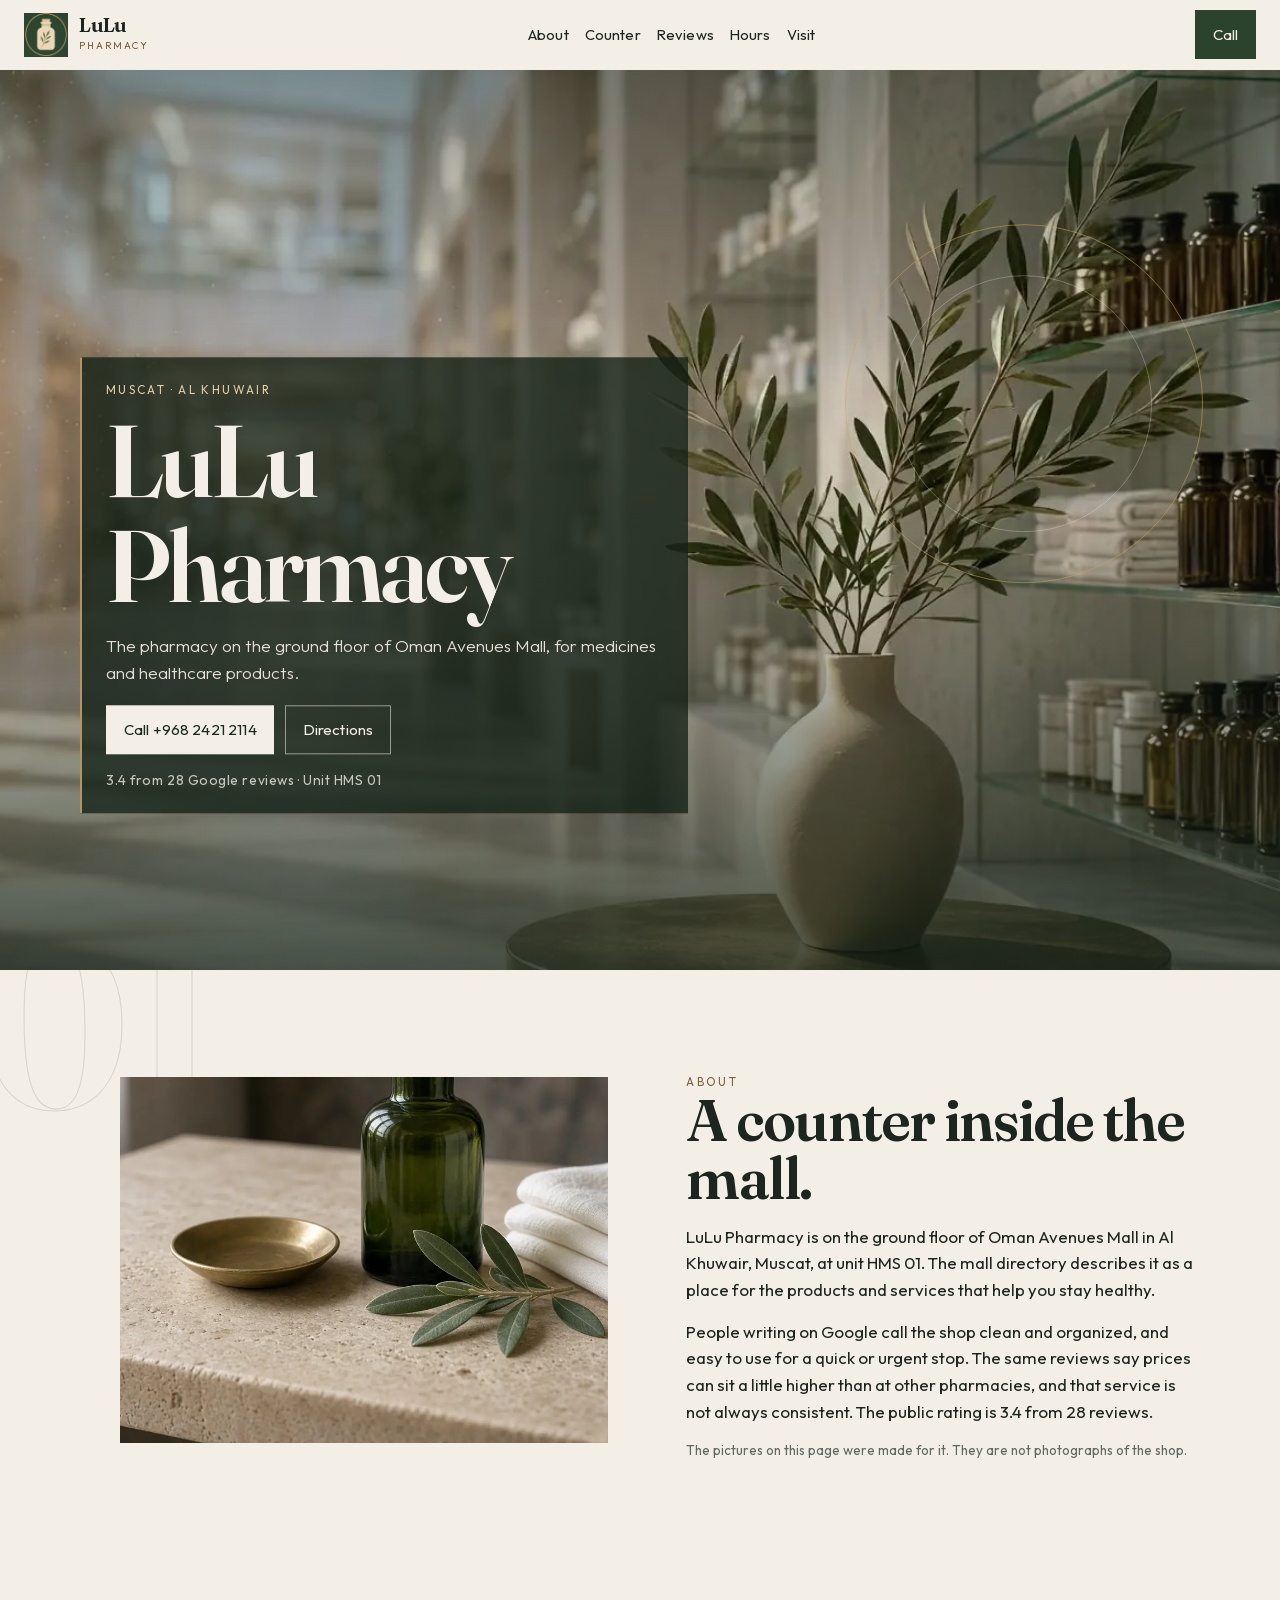
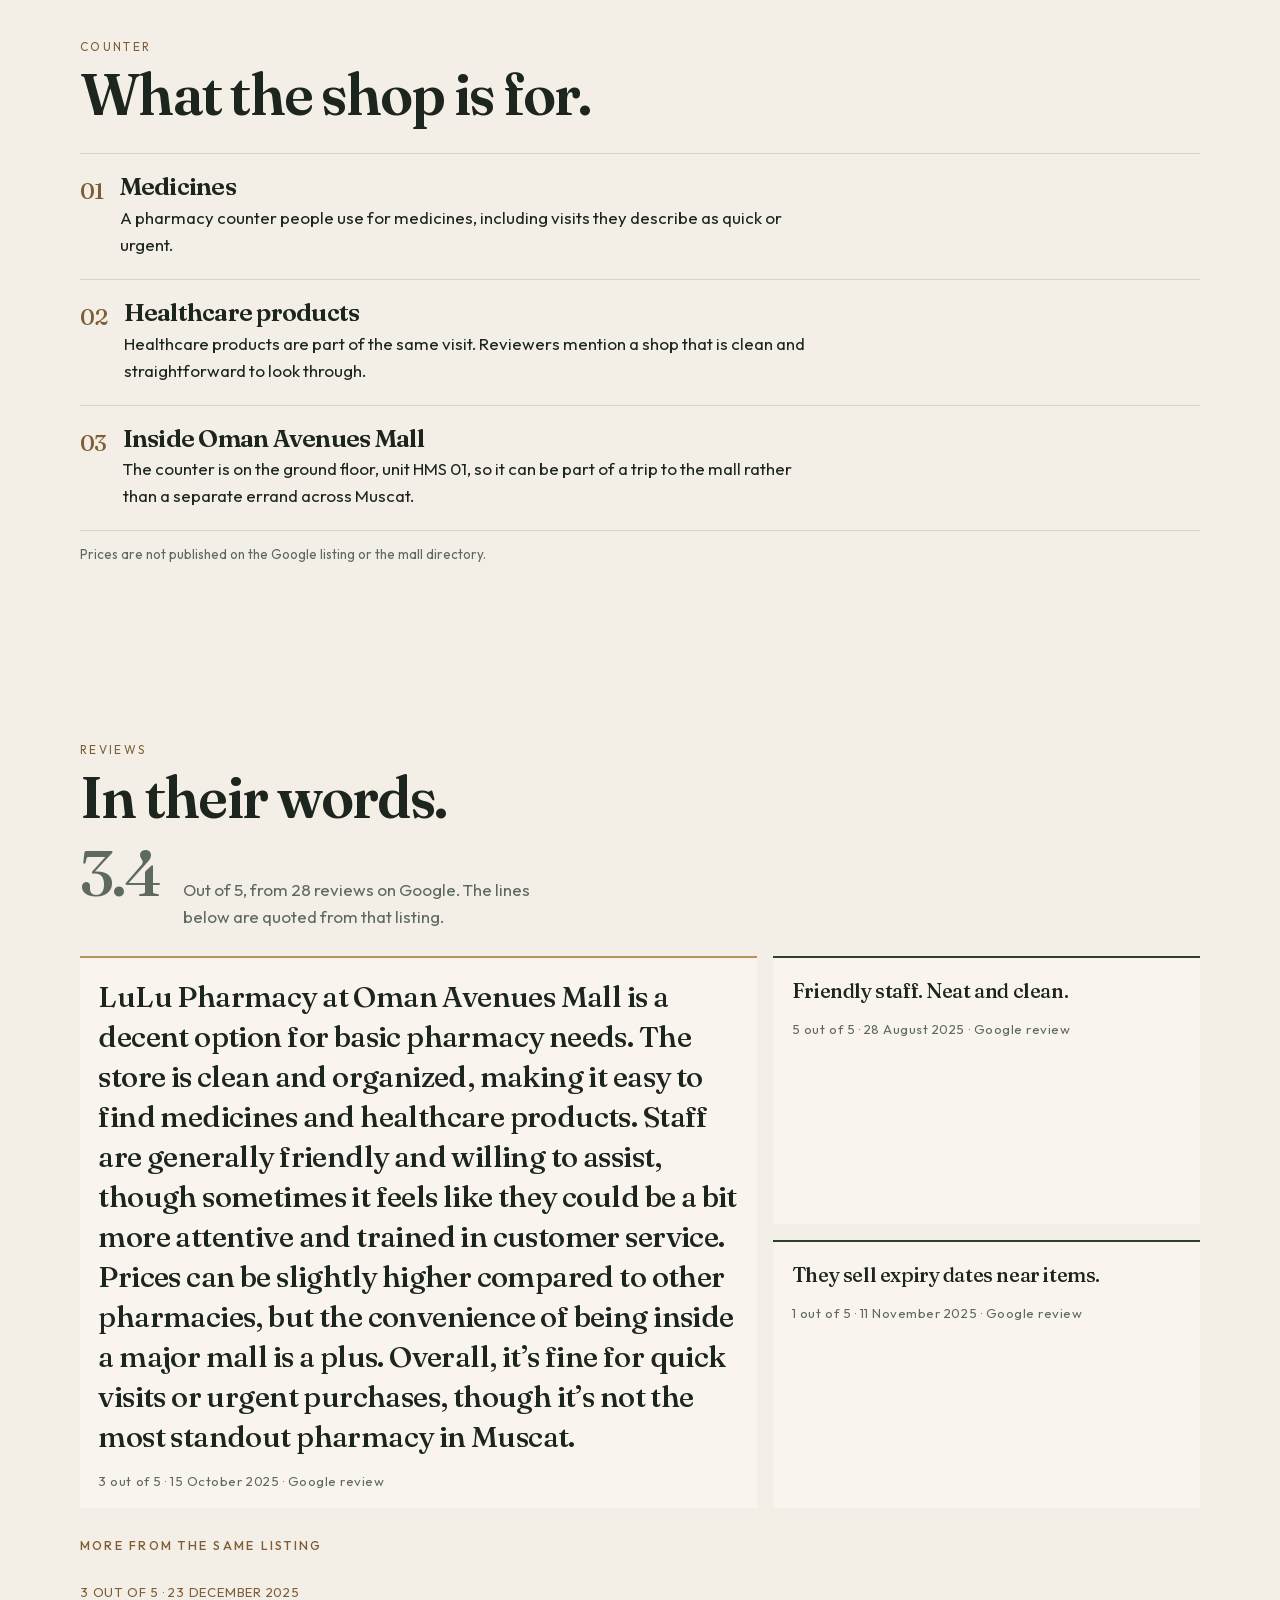
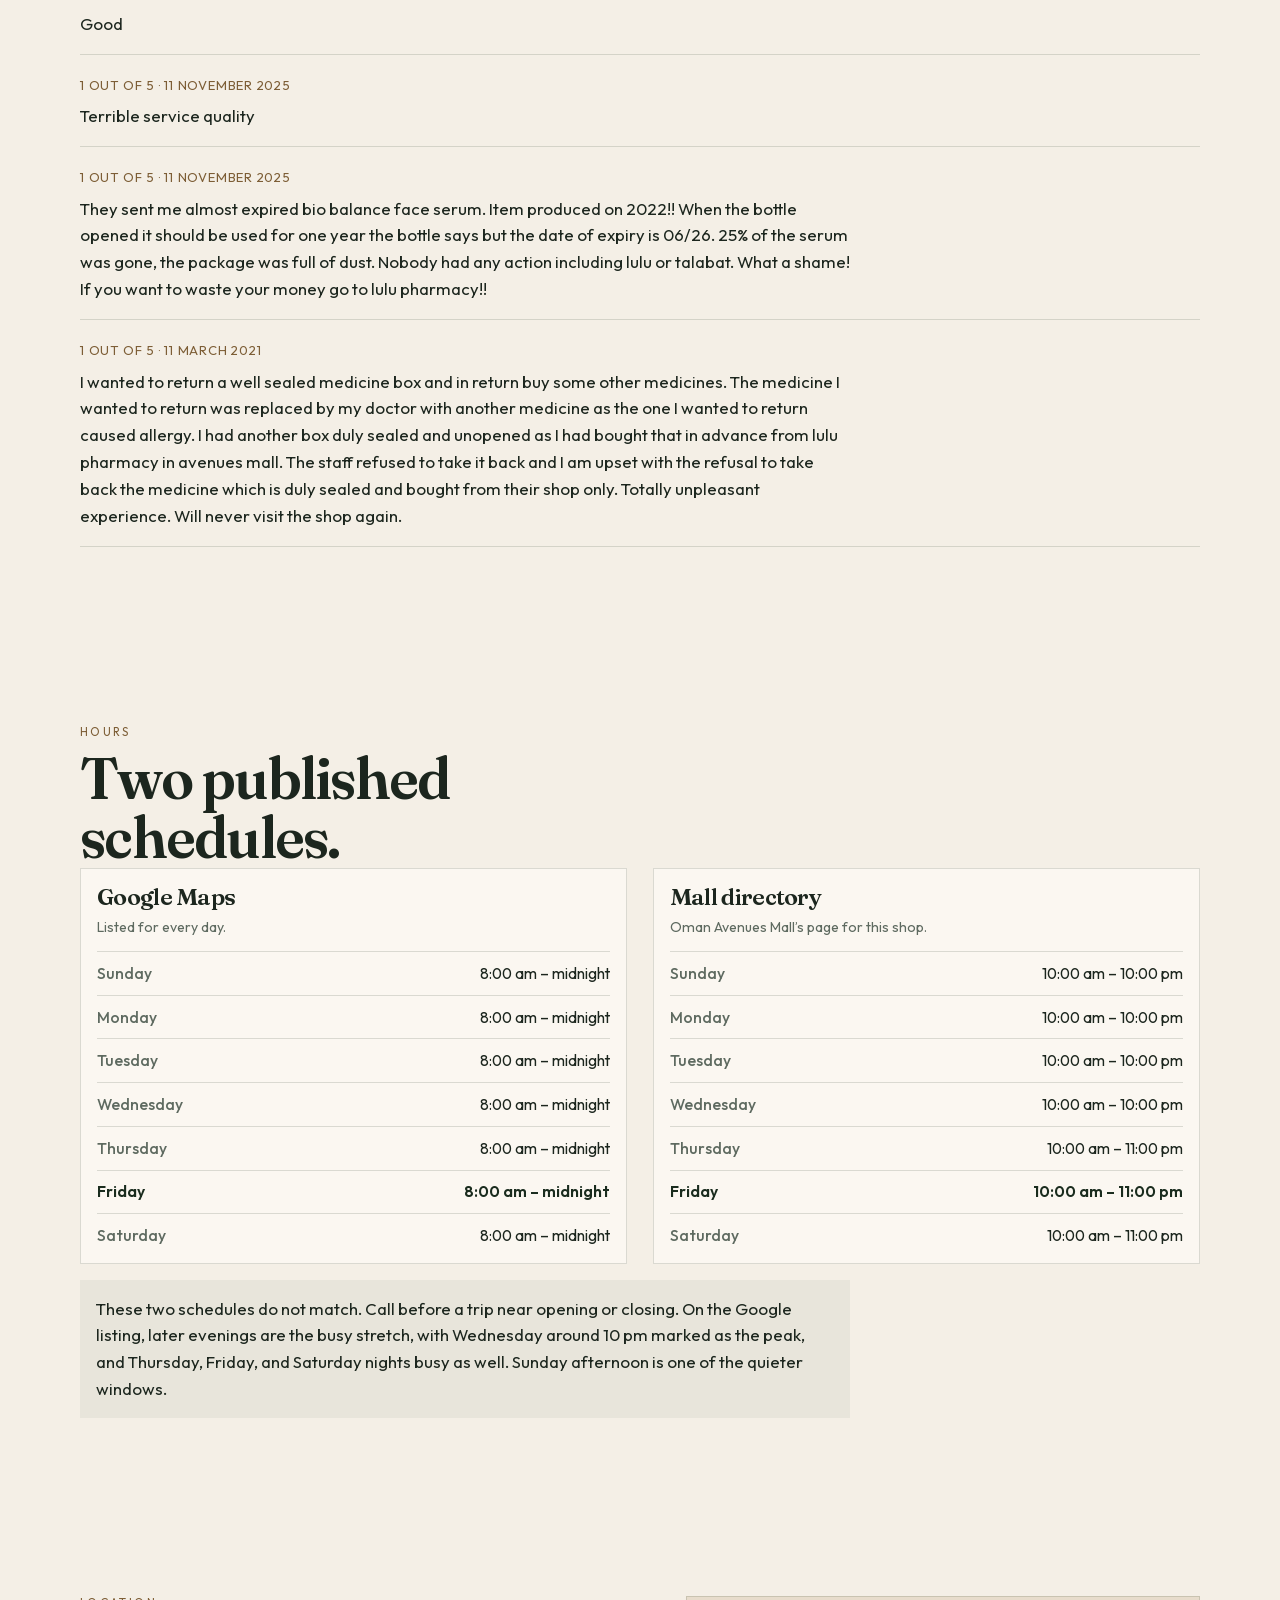
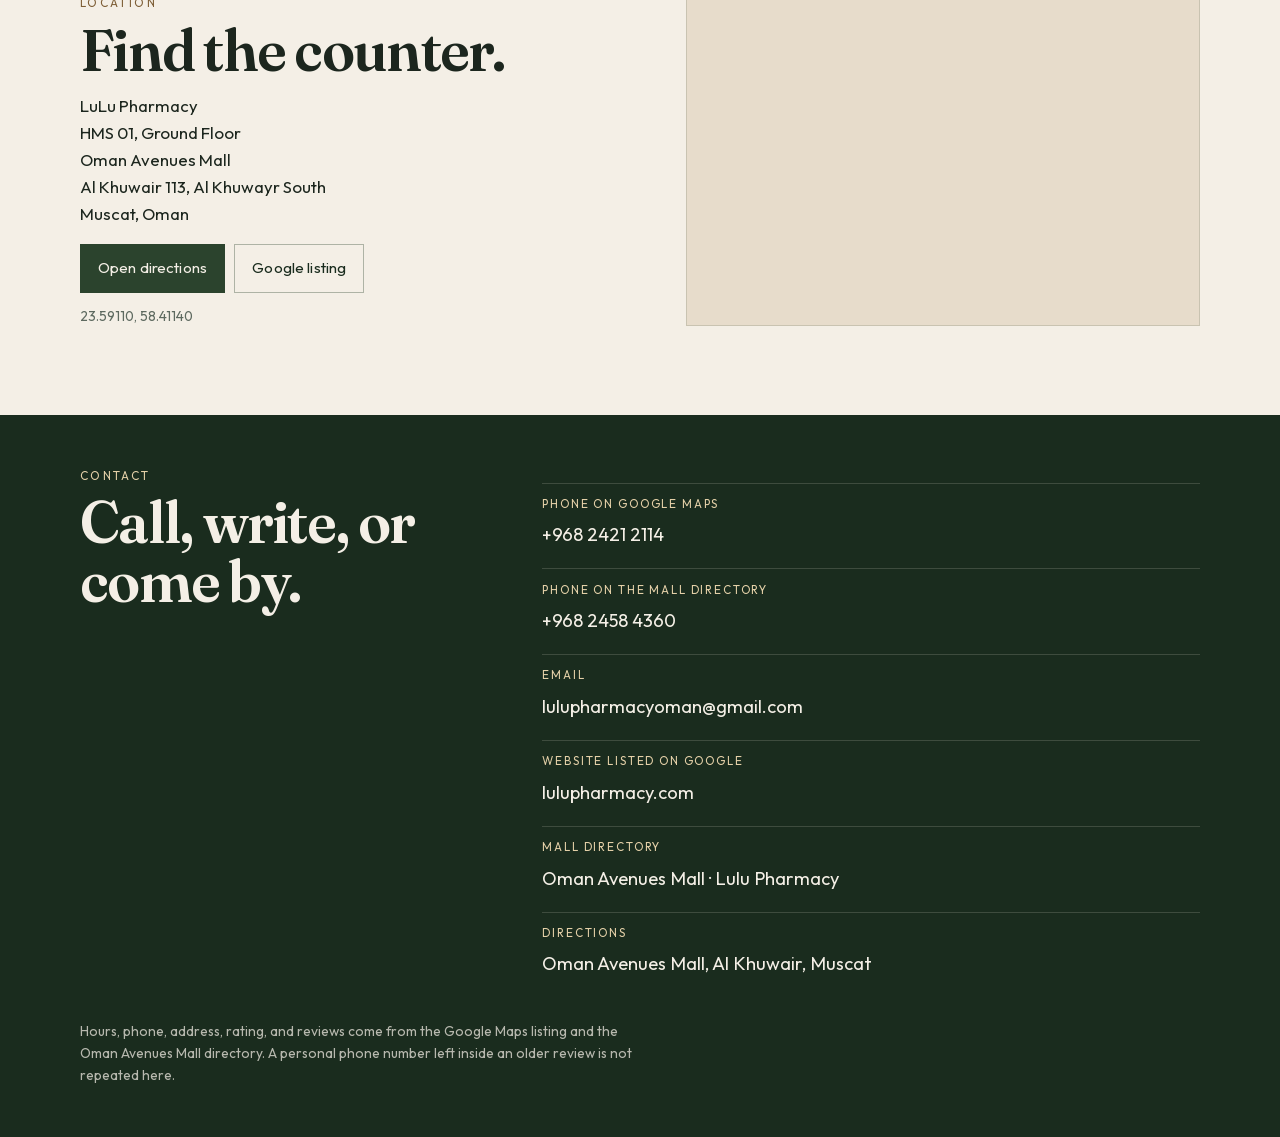
<file: demo/lulupharmacy/index.html>
<!DOCTYPE html>
<html lang="en">
<head>
  <meta charset="utf-8">
  <meta name="viewport" content="width=device-width, initial-scale=1">
  <title>LuLu Pharmacy · Oman Avenues Mall, Muscat</title>
  <meta name="description" content="LuLu Pharmacy, HMS 01 on the ground floor of Oman Avenues Mall in Al Khuwair, Muscat. Hours, directions, phone numbers, and Google review highlights.">
  <meta name="theme-color" content="#2B432D">
  <meta name="robots" content="index,follow">
  <meta name="geo.region" content="OM-MA">
  <meta name="geo.placename" content="Muscat">
  <meta name="geo.position" content="23.5911006;58.4113958">
  <meta name="ICBM" content="23.5911006, 58.4113958">
  <link rel="canonical" href="https://softwareplusai.github.io/demo/lulupharmacy/">
  <meta property="og:type" content="website">
  <meta property="og:title" content="LuLu Pharmacy · Oman Avenues Mall, Muscat">
  <meta property="og:description" content="Ground-floor pharmacy at Oman Avenues Mall, Al Khuwair. Hours, directions, phone, and reviews from the Google listing.">
  <meta property="og:url" content="https://softwareplusai.github.io/demo/lulupharmacy/">
  <meta property="og:image" content="https://softwareplusai.github.io/demo/lulupharmacy/assets/og.jpg">
  <meta property="og:image:width" content="1200">
  <meta property="og:image:height" content="630">
  <meta property="og:image:alt" content="LuLu Pharmacy at Oman Avenues Mall, Muscat">
  <meta name="twitter:card" content="summary_large_image">
  <meta name="twitter:title" content="LuLu Pharmacy · Oman Avenues Mall, Muscat">
  <meta name="twitter:description" content="Ground-floor pharmacy at Oman Avenues Mall, Al Khuwair. Hours, directions, phone, and reviews from the Google listing.">
  <meta name="twitter:image" content="https://softwareplusai.github.io/demo/lulupharmacy/assets/og.jpg">
  <link rel="icon" href="favicon.svg" type="image/svg+xml">
  <link rel="icon" href="assets/favicon-32.png" sizes="32x32" type="image/png">
  <link rel="apple-touch-icon" href="assets/apple-touch.png">
  <link rel="manifest" href="site.webmanifest">
  <link rel="preload" href="assets/poster.webp" as="image" type="image/webp" fetchpriority="high">
  <link rel="preload" href="fonts/fraunces.woff2" as="font" type="font/woff2" crossorigin>
  <link rel="preload" href="fonts/outfit.woff2" as="font" type="font/woff2" crossorigin>
  <link rel="stylesheet" href="styles.css">
  <script type="application/ld+json">
  {
    "@context": "https://schema.org",
    "@type": "Pharmacy",
    "name": "LuLu Pharmacy - Oman Avenues Mall",
    "image": "https://softwareplusai.github.io/demo/lulupharmacy/assets/og.jpg",
    "url": "https://softwareplusai.github.io/demo/lulupharmacy/",
    "telephone": "+96824212114",
    "email": "lulupharmacyoman@gmail.com",
    "hasMap": "https://maps.app.goo.gl/Mh939sdeQAETB4mV8",
    "address": {
      "@type": "PostalAddress",
      "streetAddress": "HMS 01, Ground Floor, Oman Avenues Mall, Al Khuwair",
      "addressLocality": "Muscat",
      "postalCode": "113",
      "addressCountry": "OM"
    },
    "geo": {
      "@type": "GeoCoordinates",
      "latitude": 23.5911006,
      "longitude": 58.4113958
    },
    "openingHoursSpecification": {
      "@type": "OpeningHoursSpecification",
      "dayOfWeek": ["Sunday", "Monday", "Tuesday", "Wednesday", "Thursday", "Friday", "Saturday"],
      "opens": "08:00",
      "closes": "00:00"
    },
    "contactPoint": [
      {
        "@type": "ContactPoint",
        "telephone": "+96824212114",
        "contactType": "customer service",
        "areaServed": "OM"
      },
      {
        "@type": "ContactPoint",
        "telephone": "+96824584360",
        "contactType": "customer service",
        "email": "lulupharmacyoman@gmail.com"
      }
    ],
    "sameAs": [
      "https://www.google.com/maps/place/LuLu+Pharmacy+-+Oman+Avenues+Mall/@23.5911006,58.4113958,17z",
      "https://www.omanavenuesmall.om/shops/lulu-pharmacy"
    ]
  }
  </script>
</head>
<body>
  <a class="skip" href="#about">Skip to content</a>
  <div class="spine" aria-hidden="true"><span>Oman Avenues Mall · HMS 01</span></div>

  <header class="site-header">
    <a class="brand" href="#top">
      <img src="assets/logo.png" alt="" width="192" height="192">
      <span><strong>LuLu</strong><small>Pharmacy</small></span>
    </a>
    <nav aria-label="Page">
      <ul class="nav-links">
        <li><a href="#about">About</a></li>
        <li><a href="#counter">Counter</a></li>
        <li><a href="#reviews">Reviews</a></li>
        <li><a href="#hours">Hours</a></li>
        <li><a href="#visit">Visit</a></li>
      </ul>
    </nav>
    <a class="btn btn-green header-call" href="tel:+96824212114">Call</a>
  </header>

  <main id="top">
    <section class="hero" aria-label="LuLu Pharmacy">
      <div class="hero-stage">
        <div class="hero-media parallax" data-depth="0.34" data-cap="84">
          <img class="hero-poster" src="assets/poster.webp" alt="" width="1920" height="1080" fetchpriority="high" decoding="async">
          <video class="hero-video" autoplay muted loop playsinline poster="assets/poster.webp" preload="metadata">
            <source src="assets/hero.mp4" type="video/mp4" media="(prefers-reduced-motion: no-preference)">
          </video>
        </div>
        <div class="hero-veil"></div>
        <div class="hero-ring parallax" data-depth="0.18" data-cap="56" aria-hidden="true"></div>
      </div>
      <div class="hero-copy">
        <div class="hero-panel parallax" data-depth="0.08" data-cap="28">
          <p class="eyebrow">Muscat · Al Khuwair</p>
          <h1>LuLu Pharmacy</h1>
          <p class="lede">The pharmacy on the ground floor of Oman Avenues Mall, for medicines and healthcare products.</p>
          <div class="hero-actions">
            <a class="btn btn-solid" href="tel:+96824212114">Call +968 2421 2114</a>
            <a class="btn btn-line" href="https://www.google.com/maps/dir/?api=1&amp;destination=23.5911006,58.4113958">Directions</a>
          </div>
          <p class="hero-meta">3.4 from 28 Google reviews · Unit HMS 01</p>
        </div>
      </div>
    </section>

    <section class="about" id="about">
      <div class="watermark parallax" data-depth="0.26" data-cap="48" aria-hidden="true">01</div>
      <div class="wrap about-grid">
        <figure class="frame">
          <div class="parallax" data-depth="0.2" data-cap="48">
            <img src="assets/counter.webp" width="1152" height="864" alt="Green glass bottle, brass dish, olive sprig, and folded cotton on a limestone counter." loading="lazy" decoding="async">
          </div>
        </figure>
        <div class="prose">
          <p class="kicker kicker-ink">About</p>
          <h2>A counter inside the mall.</h2>
          <p>LuLu Pharmacy is on the ground floor of Oman Avenues Mall in Al Khuwair, Muscat, at unit HMS 01. The mall directory describes it as a place for the products and services that help you stay healthy.</p>
          <p>People writing on Google call the shop clean and organized, and easy to use for a quick or urgent stop. The same reviews say prices can sit a little higher than at other pharmacies, and that service is not always consistent. The public rating is 3.4 from 28 reviews.</p>
          <p class="fine">The pictures on this page were made for it. They are not photographs of the shop.</p>
        </div>
      </div>
    </section>

    <section id="counter">
      <div class="wrap">
        <p class="kicker kicker-ink">Counter</p>
        <h2>What the shop is for.</h2>
        <ol class="counter-list">
          <li>
            <span class="num">01</span>
            <div>
              <h3>Medicines</h3>
              <p>A pharmacy counter people use for medicines, including visits they describe as quick or urgent.</p>
            </div>
          </li>
          <li>
            <span class="num">02</span>
            <div>
              <h3>Healthcare products</h3>
              <p>Healthcare products are part of the same visit. Reviewers mention a shop that is clean and straightforward to look through.</p>
            </div>
          </li>
          <li>
            <span class="num">03</span>
            <div>
              <h3>Inside Oman Avenues Mall</h3>
              <p>The counter is on the ground floor, unit HMS 01, so it can be part of a trip to the mall rather than a separate errand across Muscat.</p>
            </div>
          </li>
        </ol>
        <p class="fine">Prices are not published on the Google listing or the mall directory.</p>
      </div>
    </section>

    <section id="reviews">
      <div class="wrap">
        <p class="kicker kicker-ink">Reviews</p>
        <h2>In their words.</h2>
        <div class="rating-row">
          <p class="rating-num">3.4</p>
          <p>Out of 5, from 28 reviews on Google. The lines below are quoted from that listing.</p>
        </div>
        <div class="quotes">
          <figure class="quote quote-feature">
            <blockquote>LuLu Pharmacy at Oman Avenues Mall is a decent option for basic pharmacy needs. The store is clean and organized, making it easy to find medicines and healthcare products. Staff are generally friendly and willing to assist, though sometimes it feels like they could be a bit more attentive and trained in customer service. Prices can be slightly higher compared to other pharmacies, but the convenience of being inside a major mall is a plus. Overall, it’s fine for quick visits or urgent purchases, though it’s not the most standout pharmacy in Muscat.</blockquote>
            <figcaption>3 out of 5 · 15 October 2025 · Google review</figcaption>
          </figure>
          <figure class="quote">
            <blockquote>Friendly staff. Neat and clean.</blockquote>
            <figcaption>5 out of 5 · 28 August 2025 · Google review</figcaption>
          </figure>
          <figure class="quote">
            <blockquote>They sell expiry dates near items.</blockquote>
            <figcaption>1 out of 5 · 11 November 2025 · Google review</figcaption>
          </figure>
        </div>
        <div class="more">
          <h3>More from the same listing</h3>
          <ul class="review-list">
            <li>
              <span class="score">3 out of 5 · 23 December 2025</span>
              <p>Good</p>
            </li>
            <li>
              <span class="score">1 out of 5 · 11 November 2025</span>
              <p>Terrible service quality</p>
            </li>
            <li>
              <span class="score">1 out of 5 · 11 November 2025</span>
              <p>They sent me almost expired bio balance face serum. Item produced on 2022!! When the bottle opened it should be used for one year the bottle says but the date of expiry is 06/26. 25% of the serum was gone, the package was full of dust. Nobody had any action including lulu or talabat. What a shame! If you want to waste your money go to lulu pharmacy!!</p>
            </li>
            <li>
              <span class="score">1 out of 5 · 11 March 2021</span>
              <p>I wanted to return a well sealed medicine box and in return buy some other medicines. The medicine I wanted to return was replaced by my doctor with another medicine as the one I wanted to return caused allergy. I had another box duly sealed and unopened as I had bought that in advance from lulu pharmacy in avenues mall. The staff refused to take it back and I am upset with the refusal to take back the medicine which is duly sealed and bought from their shop only. Totally unpleasant experience. Will never visit the shop again.</p>
            </li>
          </ul>
        </div>
      </div>
    </section>

    <section id="hours">
      <div class="wrap">
        <p class="kicker kicker-ink">Hours</p>
        <h2>Two published schedules.</h2>
        <div class="hours-grid">
          <article class="schedule">
            <h3>Google Maps</h3>
            <p class="source">Listed for every day.</p>
            <table>
              <tbody>
                <tr data-day="0"><th scope="row">Sunday</th><td>8:00 am – midnight</td></tr>
                <tr data-day="1"><th scope="row">Monday</th><td>8:00 am – midnight</td></tr>
                <tr data-day="2"><th scope="row">Tuesday</th><td>8:00 am – midnight</td></tr>
                <tr data-day="3"><th scope="row">Wednesday</th><td>8:00 am – midnight</td></tr>
                <tr data-day="4"><th scope="row">Thursday</th><td>8:00 am – midnight</td></tr>
                <tr data-day="5"><th scope="row">Friday</th><td>8:00 am – midnight</td></tr>
                <tr data-day="6"><th scope="row">Saturday</th><td>8:00 am – midnight</td></tr>
              </tbody>
            </table>
          </article>
          <article class="schedule">
            <h3>Mall directory</h3>
            <p class="source">Oman Avenues Mall’s page for this shop.</p>
            <table>
              <tbody>
                <tr data-day="0"><th scope="row">Sunday</th><td>10:00 am – 10:00 pm</td></tr>
                <tr data-day="1"><th scope="row">Monday</th><td>10:00 am – 10:00 pm</td></tr>
                <tr data-day="2"><th scope="row">Tuesday</th><td>10:00 am – 10:00 pm</td></tr>
                <tr data-day="3"><th scope="row">Wednesday</th><td>10:00 am – 10:00 pm</td></tr>
                <tr data-day="4"><th scope="row">Thursday</th><td>10:00 am – 11:00 pm</td></tr>
                <tr data-day="5"><th scope="row">Friday</th><td>10:00 am – 11:00 pm</td></tr>
                <tr data-day="6"><th scope="row">Saturday</th><td>10:00 am – 11:00 pm</td></tr>
              </tbody>
            </table>
          </article>
        </div>
        <div class="note">
          <p>These two schedules do not match. Call before a trip near opening or closing. On the Google listing, later evenings are the busy stretch, with Wednesday around 10 pm marked as the peak, and Thursday, Friday, and Saturday nights busy as well. Sunday afternoon is one of the quieter windows.</p>
        </div>
      </div>
    </section>

    <section id="visit">
      <div class="wrap visit-grid">
        <div>
          <p class="kicker kicker-ink">Location</p>
          <h2>Find the counter.</h2>
          <address>
            <span>LuLu Pharmacy</span>
            <span>HMS 01, Ground Floor</span>
            <span>Oman Avenues Mall</span>
            <span>Al Khuwair 113, Al Khuwayr South</span>
            <span>Muscat, Oman</span>
          </address>
          <div class="visit-actions">
            <a class="btn btn-green" href="https://www.google.com/maps/dir/?api=1&amp;destination=23.5911006,58.4113958">Open directions</a>
            <a class="btn btn-ink" href="https://maps.app.goo.gl/Mh939sdeQAETB4mV8">Google listing</a>
          </div>
          <p class="coords">23.59110, 58.41140</p>
        </div>
        <div class="map-frame">
          <iframe title="Map of LuLu Pharmacy inside Oman Avenues Mall" loading="lazy" referrerpolicy="no-referrer-when-downgrade" src="https://maps.google.com/maps?q=23.5911006,58.4113958&amp;z=16&amp;hl=en&amp;output=embed"></iframe>
        </div>
      </div>
    </section>
  </main>

  <footer class="site-footer" id="contact">
    <div class="wrap footer-grid">
      <div>
        <p class="kicker">Contact</p>
        <h2>Call, write, or come by.</h2>
      </div>
      <ul class="contact-list">
        <li>
          <span>Phone on Google Maps</span>
          <a href="tel:+96824212114">+968 2421 2114</a>
        </li>
        <li>
          <span>Phone on the mall directory</span>
          <a href="tel:+96824584360">+968 2458 4360</a>
        </li>
        <li>
          <span>Email</span>
          <a href="mailto:lulupharmacyoman@gmail.com">lulupharmacyoman@gmail.com</a>
        </li>
        <li>
          <span>Website listed on Google</span>
          <a href="http://www.lulupharmacy.com/">lulupharmacy.com</a>
        </li>
        <li>
          <span>Mall directory</span>
          <a href="https://www.omanavenuesmall.om/shops/lulu-pharmacy">Oman Avenues Mall · Lulu Pharmacy</a>
        </li>
        <li>
          <span>Directions</span>
          <a href="https://www.google.com/maps/dir/?api=1&amp;destination=23.5911006,58.4113958">Oman Avenues Mall, Al Khuwair, Muscat</a>
        </li>
      </ul>
    </div>
    <div class="wrap">
      <p class="legal">Hours, phone, address, rating, and reviews come from the Google Maps listing and the Oman Avenues Mall directory. A personal phone number left inside an older review is not repeated here.</p>
    </div>
  </footer>

  <div class="dock">
    <a href="tel:+96824212114">Call</a>
    <a href="https://www.google.com/maps/dir/?api=1&amp;destination=23.5911006,58.4113958">Directions</a>
  </div>
  <script src="site.js" defer></script>
</body>
</html>
</file>
<file: styles.css>
:root {
  --bg: #f4f7fa;
  --bg-elevated: #ffffff;
  --ink: #123f6a;
  --ink-2: #2c5270;
  --muted: #56748a;
  --line: rgba(18, 63, 106, 0.12);
  --line-strong: rgba(18, 63, 106, 0.22);
  /* Dark bands (footer, process, enterprise track). Light text stays readable here. */
  --hero: #0a2340;
  /* LinkedIn plus / shield-trace cyan. Decorative and on-navy text. */
  --signal: #1ba3c8;
  --signal-ink: #ffffff;
  /* Same hue, darkened for small text and icons on white. */
  --signal-deep: #0c6c92;
  --cyan-bright: #7ed4f0;
  --ember: #ff6b3d;
  --font-display: "Plus Jakarta Sans", sans-serif;
  --font-body: "Public Sans", sans-serif;
  --font-mono: "IBM Plex Mono", ui-monospace, monospace;
  --ease: cubic-bezier(0.16, 1, 0.3, 1);
  --pad: clamp(1.25rem, 4vw, 3.5rem);
  --max: 76rem;
}

*,
*::before,
*::after {
  box-sizing: border-box;
}

html {
  scroll-behavior: smooth;
}

body {
  position: relative;
  margin: 0;
  color: var(--ink);
  font-family: var(--font-body);
  font-size: 1.0625rem;
  line-height: 1.65;
  background: var(--bg);
  -webkit-font-smoothing: antialiased;
  text-rendering: optimizeLegibility;
}

/* Grain scrolls with the page. A fixed layer, or any opacity below 1,
   leaves the hero blank while scrolling up. */
body::before {
  content: "";
  position: absolute;
  z-index: 80;
  inset: 0;
  pointer-events: none;
  background-image: url("data:image/svg+xml,%3Csvg viewBox='0 0 200 200' xmlns='http://www.w3.org/2000/svg'%3E%3Cfilter id='n'%3E%3CfeTurbulence type='fractalNoise' baseFrequency='0.85' numOctaves='4' stitchTiles='stitch'/%3E%3C/filter%3E%3Crect width='100%25' height='100%25' filter='url(%23n)' opacity='0.019'/%3E%3C/svg%3E");
  background-repeat: repeat;
}

img,
svg {
  display: block;
  max-width: 100%;
}

a {
  color: inherit;
  text-underline-offset: 0.18em;
}

button,
a {
  -webkit-tap-highlight-color: transparent;
}

.skip-link {
  position: absolute;
  left: 1rem;
  top: -4rem;
  z-index: 100;
  padding: 0.6rem 0.9rem;
  background: var(--ink);
  color: #fff;
  text-decoration: none;
}

.skip-link:focus {
  top: 1rem;
}

:focus-visible {
  outline: 2px solid var(--ink);
  outline-offset: 3px;
}

.engage :focus-visible,
.engagements :focus-visible,
.work :focus-visible,
.services :focus-visible,
.promises :focus-visible,
.faq :focus-visible {
  outline-color: var(--ink);
}

.method :focus-visible,
.site-footer :focus-visible,
.track-dark :focus-visible {
  outline-color: var(--signal);
}

.visually-hidden {
  position: absolute;
  width: 1px;
  height: 1px;
  margin: -1px;
  padding: 0;
  overflow: hidden;
  clip: rect(0 0 0 0);
  white-space: nowrap;
  border: 0;
}

main section[id] {
  scroll-margin-top: 4.5rem;
}

.plus {
  color: var(--signal);
}

.mono {
  font-family: var(--font-mono);
  font-size: 0.72rem;
  font-weight: 500;
  letter-spacing: 0.08em;
  text-transform: uppercase;
}

/* Header */
.site-header {
  position: fixed;
  inset: 0 0 auto;
  z-index: 50;
  display: flex;
  align-items: center;
  justify-content: space-between;
  padding: 1.15rem var(--pad);
  transition: background 0.25s var(--ease), border-color 0.25s var(--ease);
  border-bottom: 1px solid transparent;
}

.site-header.is-scrolled,
.site-header.is-open {
  /* Solid fill. A backdrop-filter on this fixed bar blanks the hero,
     and smears the section under the bar, while scrolling up. */
  background: var(--bg);
  border-bottom-color: var(--line);
}

.site-header .logo,
.site-header .nav a {
  color: var(--ink);
}

.site-header .nav a:not(.nav-cta) {
  color: #3e6482;
}

.site-header .nav a:not(.nav-cta):hover {
  color: var(--ink);
}

.logo {
  display: inline-flex;
  align-items: center;
  gap: 0.55rem;
  font-family: var(--font-display);
  font-weight: 800;
  font-size: 1.05rem;
  letter-spacing: -0.03em;
  text-decoration: none;
}

.logo img {
  height: 1.85rem;
  width: auto;
}

.nav {
  display: flex;
  align-items: center;
  gap: clamp(1.25rem, 3vw, 2.25rem);
}

.nav a {
  font-size: 0.9rem;
  font-weight: 500;
  text-decoration: none;
  transition: color 0.25s var(--ease);
}

.nav a:hover {
  color: var(--ink);
}

.nav-cta {
  display: inline-flex;
  align-items: center;
  gap: 0.45rem;
  opacity: 1 !important;
  padding: 0.45rem 0.15rem 0.45rem 0;
  border-bottom: 1px solid rgba(12, 108, 146, 0.55);
  font-size: 0.9rem;
  font-weight: 500;
  text-decoration: none;
  color: var(--ink);
}

.header-tools,
.nav-toggle {
  display: none;
}

.nav-cta svg {
  transition: transform 0.3s var(--ease);
}

.nav-cta:hover svg {
  transform: translate(2px, -2px);
}

/* Hero */
.hero {
  position: relative;
  min-height: min(100svh, 64rem);
  background-color: var(--bg);
  background: var(--bg);
  color: var(--ink);
  /* visible, not clip or hidden. Clipping this section makes Firefox
     leave the hero blank while scrolling up, until the scroll stops. */
  overflow: visible;
  display: flex;
  flex-direction: column;
}

.hero-canvas {
  position: absolute;
  inset: 0;
  width: 100%;
  height: 100%;
  background-color: var(--bg);
  display: block;
}

.hero-veil {
  position: absolute;
  inset: 0;
  z-index: 1;
  background:
    linear-gradient(90deg, rgba(244, 247, 250, 0.94) 0%, rgba(244, 247, 250, 0.78) 40%, rgba(244, 247, 250, 0.18) 70%, rgba(244, 247, 250, 0.4) 100%),
    radial-gradient(ellipse 55% 50% at 74% 42%, rgba(27, 163, 200, 0.16), transparent 64%);
  pointer-events: none;
}

.hero-scan {
  position: absolute;
  inset: 0;
  z-index: 1;
  pointer-events: none;
  background: repeating-linear-gradient(
    0deg,
    transparent,
    transparent 3px,
    rgba(18, 63, 106, 0.018) 3px,
    rgba(18, 63, 106, 0.018) 4px
  );
}

.hero-frame {
  position: relative;
  z-index: 2;
  flex: 1;
  display: flex;
  flex-direction: column;
  justify-content: space-between;
  padding: clamp(5.5rem, 12vh, 7.5rem) var(--pad) clamp(4rem, 10vh, 6rem);
  max-width: 92rem;
  width: 100%;
  margin: 0 auto;
  background: transparent;
  color: var(--ink);
}

.hero-meta {
  display: flex;
  flex-wrap: wrap;
  align-items: center;
  gap: 0.35rem 0.65rem;
  color: var(--muted);
}

.brand-lockup {
  display: flex;
  align-items: center;
  gap: clamp(1rem, 2.2vw, 1.75rem);
  margin: clamp(1.25rem, 4vh, 2.5rem) 0 0;
}

/* Homepage hero starts on the name. The 404 page still has a meta line above it. */
.hero-frame > .brand-lockup:first-child {
  margin-top: 0;
}

.brand-mark {
  width: auto;
  height: clamp(4.5rem, 9vw, 6.75rem);
  flex: none;
}

.brand-type {
  min-width: 0;
}

.brand-line {
  margin: 0;
  font-family: var(--font-display);
  font-weight: 800;
  font-size: clamp(2.6rem, 7.2vw, 5.5rem);
  line-height: 0.95;
  letter-spacing: -0.045em;
  color: var(--ink);
}

.brand-rule {
  display: block;
  width: 2.5rem;
  height: 2px;
  margin: 0.7rem 0 0.65rem;
  background: var(--signal);
  border-radius: 1px;
}

.brand-tag {
  margin: 0;
  font-family: var(--font-display);
  font-weight: 500;
  font-size: clamp(0.78rem, 1.35vw, 1rem);
  letter-spacing: 0.14em;
  color: var(--muted);
}

.hero-bottom {
  max-width: 36rem;
  margin-top: auto;
  padding-top: 2.5rem;
}

.headline {
  margin: 0 0 0.85rem;
  font-family: var(--font-display);
  font-weight: 600;
  font-size: clamp(1.35rem, 2.6vw, 1.85rem);
  letter-spacing: -0.025em;
  line-height: 1.2;
}

.lede {
  margin: 0 0 1.75rem;
  color: var(--ink-2);
  font-size: clamp(1rem, 1.5vw, 1.125rem);
  max-width: 32rem;
}

.cta-row {
  display: flex;
  flex-wrap: wrap;
  gap: 0.85rem 1rem;
  align-items: center;
}

.btn {
  display: inline-flex;
  align-items: center;
  justify-content: center;
  gap: 0.55rem;
  padding: 0.95rem 1.4rem;
  font-family: var(--font-body);
  font-size: 0.9375rem;
  font-weight: 600;
  text-decoration: none;
  border-radius: 0;
  border: 1px solid transparent;
  transition: transform 0.35s var(--ease), background 0.25s var(--ease), color 0.25s var(--ease), border-color 0.25s var(--ease);
}

.btn:hover {
  transform: translateY(-1px);
}

.btn-solid {
  background: var(--ink);
  color: #fff;
  border-color: var(--ink);
}

.btn-solid:hover {
  background: #0e3458;
}

.btn-line {
  background: transparent;
  color: var(--ink);
  border-color: rgba(18, 63, 106, 0.28);
}

.btn-line:hover {
  border-color: var(--ink);
  background: rgba(18, 63, 106, 0.04);
}

.btn-large {
  padding: 1.15rem 1.7rem;
  font-size: 1rem;
}

.scroll-cue {
  position: absolute;
  right: var(--pad);
  bottom: 2rem;
  z-index: 3;
  display: flex;
  flex-direction: column;
  align-items: center;
  gap: 0.75rem;
  color: var(--muted);
  text-decoration: none;
}

.scroll-cue-bar {
  width: 1px;
  height: 3.25rem;
  background: linear-gradient(180deg, var(--signal), transparent);
  transform-origin: top;
  animation: cue-pulse 2.2s var(--ease) infinite;
}

/* Scroll cue only — hero copy stays always visible (no opacity animations). */
@keyframes cue-pulse {
  0%, 100% { transform: scaleY(0.45); opacity: 0.4; }
  50% { transform: scaleY(1); opacity: 1; }
}

/* Statement */
.statement {
  padding: clamp(5rem, 14vh, 9rem) var(--pad);
  background: var(--bg-elevated);
  border-bottom: 1px solid var(--line);
}

.statement-grid {
  max-width: var(--max);
  margin: 0 auto;
  display: grid;
  grid-template-columns: 8rem 1fr;
  gap: 1.5rem 2.5rem;
  align-items: start;
}

.statement-label {
  color: var(--muted);
  margin: 0.55rem 0 0;
}

.statement-text {
  margin: 0;
  font-family: var(--font-display);
  font-weight: 600;
  font-size: clamp(1.75rem, 4.2vw, 3.15rem);
  line-height: 1.18;
  letter-spacing: -0.035em;
  max-width: 26ch;
}

.principles {
  list-style: none;
  margin: clamp(2.5rem, 6vh, 3.75rem) 0 0;
  padding: 0;
  display: grid;
  grid-template-columns: repeat(3, 1fr);
  border-top: 1px solid var(--line-strong);
}

.principles li {
  padding: 1.25rem 1.5rem 0 0;
  color: var(--ink-2);
  font-size: 0.98rem;
}

.principles li + li {
  padding-left: 1.5rem;
  border-left: 1px solid var(--line);
}

.principles .mono {
  display: block;
  margin-bottom: 0.5rem;
  color: var(--ink);
}

.principles .mono::before {
  content: "+ ";
  color: var(--signal-deep);
}

.hero-reply {
  display: flex;
  align-items: center;
  gap: 0.6rem;
  margin: 1.5rem 0 0;
  color: var(--muted);
}

.hero-reply .dot {
  width: 0.5rem;
  height: 0.5rem;
  border-radius: 50%;
  background: var(--signal);
  box-shadow: 0 0 0 4px rgba(27, 163, 200, 0.15);
}

.principles-4 {
  grid-template-columns: repeat(4, 1fr);
}

/* Three promises, directly under the hero. */
.promises {
  background: var(--bg-elevated);
  border-bottom: 1px solid var(--line);
}

.promises-inner {
  max-width: calc(var(--max) + 2 * var(--pad));
  margin: 0 auto;
  padding: 0 var(--pad);
}

.promise-list {
  list-style: none;
  margin: 0;
  padding: 0;
  display: grid;
  grid-template-columns: repeat(3, minmax(0, 1fr));
}

.promise-list li {
  min-width: 0;
  padding: clamp(1.75rem, 4vw, 2.6rem) clamp(1.25rem, 2.5vw, 2.25rem) clamp(1.75rem, 4vw, 2.6rem) 0;
}

.promise-list li + li {
  padding-left: clamp(1.25rem, 2.5vw, 2.25rem);
  border-left: 1px solid var(--line);
}

.promise-list .mono {
  margin: 0 0 0.75rem;
  color: var(--signal-deep);
}

.promise-list h3 {
  margin: 0 0 0.5rem;
  font-family: var(--font-display);
  font-weight: 700;
  font-size: clamp(1.35rem, 2.2vw, 1.65rem);
  letter-spacing: -0.03em;
  line-height: 1.15;
}

.promise-list p:last-child {
  margin: 0;
  max-width: 34ch;
  color: var(--ink-2);
  font-size: 0.98rem;
}

/* Services */
.services {
  padding: clamp(4.5rem, 12vh, 8rem) var(--pad);
  max-width: calc(var(--max) + 2 * var(--pad));
  margin: 0 auto;
}

.section-head {
  margin-bottom: clamp(2.5rem, 6vh, 4rem);
}

.section-head .mono {
  color: var(--muted);
  margin: 0 0 0.85rem;
}

.section-head h2 {
  margin: 0;
  font-family: var(--font-display);
  font-weight: 700;
  font-size: clamp(2rem, 4.5vw, 3.25rem);
  letter-spacing: -0.04em;
  line-height: 1.05;
}

.section-dek {
  margin: 0.85rem 0 0;
  color: var(--muted);
  max-width: 28rem;
  font-size: 1.1rem;
}

.tracks {
  display: grid;
  grid-template-columns: repeat(2, minmax(0, 1fr));
  gap: 1rem;
}

.track {
  padding: clamp(1.75rem, 4vw, 2.75rem);
  background: var(--bg-elevated);
  border: 1px solid var(--line);
  border-top: 2px solid var(--signal-deep);
  transition: transform 0.9s var(--ease);
}

.track-dark {
  background: var(--hero);
  color: #f4f5f7;
  border-color: var(--hero);
  border-top-color: var(--signal);
}

.track-kind {
  margin: 0 0 1.25rem;
  color: var(--signal-deep);
}

.track-dark .track-kind {
  color: var(--signal);
}

.track h3 {
  margin: 0 0 0.6rem;
  font-family: var(--font-display);
  font-size: clamp(1.6rem, 3vw, 2.25rem);
  font-weight: 700;
  letter-spacing: -0.035em;
  line-height: 1.1;
}

.track-dek {
  margin: 0 0 1.75rem;
  color: var(--ink-2);
}

.track-dark .track-dek {
  color: rgba(244, 245, 247, 0.65);
}

.track-list {
  list-style: none;
  margin: 0;
  padding: 0;
  border-top: 1px solid var(--line-strong);
}

.track-dark .track-list,
.track-dark .track-list li {
  border-color: rgba(244, 245, 247, 0.12);
}

.track-list li {
  position: relative;
  padding: 1.1rem 0 1.1rem 1.75rem;
  border-bottom: 1px solid var(--line);
}

.track-list li::before {
  content: "+";
  position: absolute;
  left: 0;
  top: 1.05rem;
  font-family: var(--font-display);
  font-weight: 700;
  color: var(--signal-deep);
}

.track-dark .track-list li::before {
  color: var(--signal);
}

.track-list strong {
  display: block;
  font-family: var(--font-display);
  font-size: 1.15rem;
  letter-spacing: -0.02em;
}

.track-list span {
  display: block;
  margin-top: 0.2rem;
  color: var(--ink-2);
  font-size: 0.96rem;
}

.track-dark .track-list span {
  color: rgba(244, 245, 247, 0.62);
}

/* Work */
.work {
  padding: clamp(4.5rem, 12vh, 8rem) var(--pad);
  background: var(--bg-elevated);
  border-top: 1px solid var(--line);
}

.work > * {
  max-width: var(--max);
  margin-left: auto;
  margin-right: auto;
}

.portfolio {
  list-style: none;
  margin: 0;
  padding: 0;
  display: grid;
  grid-template-columns: 1fr;
  gap: 1rem;
}

.piece {
  display: grid;
  grid-template-columns: minmax(0, 1.35fr) minmax(18rem, 0.8fr);
  min-width: 0;
  background: var(--bg);
  border: 1px solid var(--line);
  border-top: 2px solid var(--ink);
  overflow: hidden;
  transition: border-color 0.3s var(--ease), transform 0.9s var(--ease);
}

.piece:hover {
  border-top-color: var(--signal);
}

.piece-flip {
  grid-template-columns: minmax(18rem, 0.8fr) minmax(0, 1.35fr);
}

.piece-flip .piece-stage {
  order: 2;
}

.piece-stage {
  display: grid;
  align-items: stretch;
  min-height: 18rem;
  padding: clamp(1rem, 2.4vw, 1.6rem);
  background-color: var(--hero);
  background-image:
    radial-gradient(90% 70% at 100% 0%, rgba(27, 163, 200, 0.28), transparent 58%),
    linear-gradient(rgba(255, 255, 255, 0.045) 1px, transparent 1px),
    linear-gradient(90deg, rgba(255, 255, 255, 0.045) 1px, transparent 1px);
  background-size: auto, 22px 22px, 22px 22px;
}

.screen {
  display: flex;
  flex-direction: column;
  width: 100%;
  height: 100%;
  background: #f7fafc;
  border-radius: 12px;
  overflow: hidden;
  box-shadow:
    0 22px 50px rgba(0, 0, 0, 0.28),
    0 0 0 1px rgba(255, 255, 255, 0.08);
}

.screen-dark {
  background: #101e30;
  box-shadow:
    0 22px 50px rgba(0, 0, 0, 0.35),
    0 0 0 1px rgba(126, 212, 240, 0.28);
}

.screen-dark .screen-top {
  background: #0c1828;
  border-bottom-color: rgba(255, 255, 255, 0.08);
  color: rgba(244, 247, 250, 0.55);
}

.screen-dark .rec {
  color: var(--cyan-bright);
}

.screen-top {
  display: flex;
  flex: none;
  align-items: center;
  gap: 0.7rem;
  padding: 0.55rem 0.75rem;
  background: #fff;
  border-bottom: 1px solid var(--line);
  color: var(--muted);
  font-family: var(--font-mono);
  font-size: 0.62rem;
  font-weight: 500;
  letter-spacing: 0.08em;
  text-transform: uppercase;
}

.screen-dots {
  display: inline-flex;
  gap: 0.28rem;
}

.screen-dots i {
  width: 0.42rem;
  height: 0.42rem;
  border-radius: 50%;
  background: rgba(18, 63, 106, 0.18);
}

.screen-dots i:first-child { background: #ff6b3d; }
.screen-dots i:nth-child(2) { background: #e2b340; }
.screen-dots i:nth-child(3) { background: #3cbf8e; }

.screen-url {
  overflow: hidden;
  text-overflow: ellipsis;
  white-space: nowrap;
}

.rec {
  margin-left: auto;
  display: inline-flex;
  align-items: center;
  gap: 0.35rem;
  color: var(--signal-deep);
  flex: none;
}

.rec i {
  width: 0.4rem;
  height: 0.4rem;
  border-radius: 50%;
  background: var(--ember);
  animation: rec-blink 1.8s ease infinite;
}

@keyframes rec-blink {
  0%, 100% { opacity: 1; }
  50% { opacity: 0.25; }
}

.saas {
  display: grid;
  flex: 1 1 auto;
  grid-template-columns: 7.6rem minmax(0, 1fr);
  background: #eef3f8;
}

.saas-nav {
  display: flex;
  flex-direction: column;
  gap: 0.15rem;
  padding: 0.85rem 0.55rem;
  background: #fff;
  border-right: 1px solid var(--line);
  color: var(--muted);
  font-size: 0.75rem;
  font-weight: 600;
}

.saas-nav strong {
  display: flex;
  align-items: center;
  gap: 0.4rem;
  margin-bottom: 0.7rem;
  color: var(--ink);
  font-family: var(--font-display);
  font-size: 0.92rem;
  letter-spacing: -0.03em;
}

.mark {
  width: 1.15rem;
  height: 1.15rem;
  border-radius: 4px;
  background: linear-gradient(135deg, var(--signal), var(--ink));
  flex: none;
}

.saas-nav span {
  padding: 0.32rem 0.45rem;
  border-radius: 6px;
}

.saas-nav .on {
  background: #e7f6fb;
  color: var(--signal-deep);
}

.saas-body {
  display: flex;
  flex-direction: column;
  gap: 0.65rem;
  min-width: 0;
  padding: 0.75rem;
}

.kpi-row {
  display: grid;
  grid-template-columns: repeat(4, minmax(0, 1fr));
  gap: 0.5rem;
}

.kpi {
  min-width: 0;
  padding: 0.6rem 0.65rem 0.5rem;
  background: #fff;
  border: 1px solid var(--line);
  border-radius: 10px;
}

.kpi p,
.panel header,
.board-head span,
.console-side p {
  margin: 0;
  color: var(--muted);
  font-family: var(--font-mono);
  font-size: 0.62rem;
  font-weight: 500;
  letter-spacing: 0.06em;
  text-transform: uppercase;
}

.kpi strong {
  display: block;
  margin-top: 0.15rem;
  font-family: var(--font-display);
  font-size: 1.2rem;
  font-weight: 700;
  letter-spacing: -0.04em;
  font-variant-numeric: tabular-nums;
  line-height: 1.1;
}

.kpi em {
  color: var(--muted);
  font-size: 0.68rem;
  font-style: normal;
  font-weight: 600;
}

.kpi em.up { color: #0f7a45; }

.kpi-alert em { color: #c2410c; }

.spark {
  display: flex;
  align-items: flex-end;
  gap: 2px;
  height: 1.25rem;
  margin-top: 0.45rem;
}

.spark i {
  flex: 1;
  height: var(--h);
  border-radius: 2px;
  background: rgba(12, 108, 146, 0.28);
}

.spark i:last-child { background: var(--signal-deep); }

.kpi-alert .spark i { background: rgba(255, 107, 61, 0.28); }
.kpi-alert .spark i:last-child { background: var(--ember); }

.saas-split {
  display: grid;
  grid-template-columns: minmax(0, 1.15fr) minmax(0, 0.85fr);
  gap: 0.5rem;
}

.panel {
  min-width: 0;
  padding: 0.7rem 0.75rem 0.75rem;
  background: #fff;
  border: 1px solid var(--line);
  border-radius: 10px;
}

.panel header,
.board-head {
  display: flex;
  align-items: baseline;
  justify-content: space-between;
  gap: 0.75rem;
  margin-bottom: 0.7rem;
}

.panel header em {
  color: var(--muted);
  font-style: normal;
  font-weight: 500;
}

.bars {
  display: flex;
  align-items: flex-end;
  gap: 0.55rem;
  height: 7.2rem;
}

.bars span {
  display: flex;
  flex: 1;
  flex-direction: column;
  justify-content: flex-end;
  align-items: center;
  gap: 0.3rem;
  height: 100%;
  min-width: 0;
}

.bars i {
  display: block;
  width: 100%;
  height: var(--h);
  border-radius: 6px 6px 3px 3px;
  background: linear-gradient(180deg, #9adcf0, #0c6c92);
}

.bars .is-peak i {
  background: linear-gradient(180deg, var(--signal), var(--ink));
}

.bars small {
  color: var(--muted);
  font-family: var(--font-mono);
  font-size: 0.6rem;
}

.build {
  display: flex;
  flex-direction: column;
  gap: 0.45rem;
  margin: 0;
  padding: 0;
  list-style: none;
}

.build li {
  display: grid;
  grid-template-columns: 5.2rem minmax(0, 1fr);
  align-items: center;
  gap: 0.45rem;
  font-size: 0.78rem;
  font-weight: 600;
}

.build i {
  display: block;
  height: 0.42rem;
  border-radius: 99px;
  background: rgba(18, 63, 106, 0.1);
  overflow: hidden;
}

.build b {
  display: block;
  width: var(--w);
  height: 100%;
  border-radius: inherit;
  background: linear-gradient(90deg, var(--signal-deep), var(--signal));
  transition: width 0.55s var(--ease);
}

.build .is-now b {
  background: linear-gradient(90deg, #ff8a62, var(--ember));
}

.preview.is-playing .build b { width: 0; }
.preview.is-playing .build li.is-on b { width: var(--w); }
.preview.is-playing.is-blank .build b { width: 0; }

.feed,
.board-list {
  list-style: none;
  margin: 0;
  padding: 0.15rem 0.75rem;
  background: #fff;
  border: 1px solid var(--line);
  border-radius: 10px;
}

.feed li,
.board-list li {
  display: flex;
  align-items: center;
  gap: 0.55rem;
  padding: 0.48rem 0;
  border-top: 1px solid var(--line);
  font-size: 0.82rem;
}

.feed li:first-child,
.board-list li:first-child { border-top: 0; }

.feed b,
.board-list b { font-weight: 600; }

.feed em {
  margin-left: auto;
  color: var(--muted);
  font-style: normal;
  font-size: 0.72rem;
}

.ava {
  display: grid;
  place-items: center;
  width: 1.35rem;
  height: 1.35rem;
  border-radius: 50%;
  background: var(--ink);
  color: #fff;
  font-family: var(--font-display);
  font-size: 0.52rem;
  font-weight: 700;
  flex: none;
}

.ava-2 { background: var(--signal-deep); }
.ava-3 { background: #c2410c; }

.console {
  display: grid;
  flex: 1 1 auto;
  grid-template-columns: 6.1rem minmax(0, 1fr) 7.4rem;
  min-height: 18.5rem;
  background:
    radial-gradient(80% 60% at 100% 0%, rgba(27, 163, 200, 0.22), transparent 60%),
    #101e30;
  color: #f4f7fa;
}

.console-nav,
.console-side {
  padding: 0.85rem 0.7rem;
}

.console-nav {
  display: flex;
  flex-direction: column;
  gap: 0.2rem;
  border-right: 1px solid rgba(255, 255, 255, 0.08);
  color: rgba(244, 247, 250, 0.62);
  font-size: 0.75rem;
  font-weight: 600;
}

.console-nav strong,
.board-head strong {
  color: inherit;
  font-family: var(--font-display);
  letter-spacing: -0.03em;
}

.console-nav strong {
  margin-bottom: 0.55rem;
  color: #fff;
  font-size: 0.92rem;
}

.console-nav span {
  padding: 0.28rem 0.4rem;
  border-radius: 6px;
}

.console-nav .on {
  background: rgba(126, 212, 240, 0.14);
  color: var(--cyan-bright);
}

.thread {
  display: flex;
  flex-direction: column;
  justify-content: flex-end;
  gap: 0.45rem;
  min-height: 16.5rem;
  height: 100%;
  padding: 0.85rem 0.75rem;
}

.bubble {
  max-width: 92%;
  margin: 0;
  padding: 0.5rem 0.65rem;
  border-radius: 12px;
  font-size: 0.82rem;
  line-height: 1.35;
}

.bubble.user {
  align-self: flex-end;
  background: #1a4d66;
  color: #fff;
  border-bottom-right-radius: 3px;
}

.bubble.bot {
  align-self: flex-start;
  background: rgba(255, 255, 255, 0.06);
  border: 1px solid rgba(255, 255, 255, 0.08);
  border-bottom-left-radius: 3px;
}

.chip {
  display: block;
  width: fit-content;
  margin-top: 0.35rem;
  padding: 0.1rem 0.32rem;
  border-radius: 4px;
  background: rgba(126, 212, 240, 0.16);
  color: var(--cyan-bright);
  font-family: var(--font-mono);
  font-size: 0.58rem;
  font-weight: 500;
  letter-spacing: 0.05em;
  text-transform: uppercase;
}

.chip-hot {
  background: rgba(255, 107, 61, 0.18);
  color: #ffb199;
}

.console-side {
  border-left: 1px solid rgba(255, 255, 255, 0.08);
}

.donut {
  width: 4.4rem;
  height: 4.4rem;
  margin-bottom: 0.45rem;
  border-radius: 50%;
  background: conic-gradient(#7ed4f0 calc(var(--p) * 1%), rgba(255, 255, 255, 0.1) 0);
  display: grid;
  place-items: center;
}

.donut span {
  display: grid;
  place-items: center;
  width: 3.15rem;
  height: 3.15rem;
  border-radius: 50%;
  background: #101e30;
  color: #fff;
  font-family: var(--font-display);
  font-size: 0.82rem;
  font-weight: 700;
}

.console-side p { margin-bottom: 0.75rem; }

.console-side dl {
  margin: 0;
}

.console-side dl div + div { margin-top: 0.45rem; }

.console-side dt {
  color: rgba(244, 247, 250, 0.5);
  font-family: var(--font-mono);
  font-size: 0.58rem;
  letter-spacing: 0.06em;
  text-transform: uppercase;
}

.console-side dd {
  margin: 0.1rem 0 0;
  font-size: 0.78rem;
  font-weight: 600;
}

/* Desktop console and phone, composed as one product shot. */
.shot {
  display: grid;
  grid-template-columns: minmax(0, 1fr) 9.35rem;
  gap: 0.9rem;
  align-items: center;
  height: 100%;
  min-height: 20.5rem;
}

.shot > .screen {
  width: 100%;
  height: 100%;
  min-height: 18.5rem;
}

.shot .console {
  grid-template-columns: 5.6rem minmax(0, 1fr) 6.6rem;
}

.phone {
  position: relative;
  z-index: 2;
  width: 100%;
  height: 21.4rem;
  padding: 0.38rem;
  border-radius: 1.55rem;
  background: linear-gradient(165deg, #3d5874 0%, #12283d 16%, #07111c 48%, #0c1c2e 100%);
  box-shadow:
    0 22px 44px rgba(0, 0, 0, 0.42),
    0 0 0 1px rgba(255, 255, 255, 0.28);
}

.phone::before,
.phone::after {
  content: "";
  position: absolute;
  width: 2px;
  border-radius: 2px;
  background: #24507a;
}

.phone::before {
  left: -2px;
  top: 3.15rem;
  height: 1.05rem;
  box-shadow: 0 1.55rem 0 #24507a;
}

.phone::after {
  right: -2px;
  top: 4.5rem;
  height: 2.15rem;
}

.phone-screen {
  display: flex;
  flex-direction: column;
  height: 100%;
  border-radius: 1.22rem;
  overflow: hidden;
  background: #f4f8fb;
}

.phone-status {
  display: flex;
  flex: none;
  align-items: center;
  justify-content: space-between;
  padding: 0.42rem 0.62rem 0.12rem;
  color: var(--ink);
  font-family: var(--font-display);
  font-size: 0.58rem;
  font-weight: 700;
  letter-spacing: -0.02em;
}

.phone-sig {
  width: 0.85rem;
  height: 0.42rem;
  border-radius: 2px;
  background:
    linear-gradient(var(--ink), var(--ink)) 0 40% / 2px 60% no-repeat,
    linear-gradient(var(--ink), var(--ink)) 4px 20% / 2px 80% no-repeat,
    linear-gradient(var(--ink), var(--ink)) 8px 0 / 2px 100% no-repeat;
}

.phone-head {
  display: flex;
  flex: none;
  align-items: center;
  gap: 0.4rem;
  padding: 0.28rem 0.5rem 0.45rem;
  border-bottom: 1px solid var(--line);
  background: #fff;
}

.phone-ava {
  width: 1.35rem;
  height: 1.35rem;
  border-radius: 50%;
  background:
    radial-gradient(circle at 50% 38%, #fff 0 0.22rem, transparent 0.24rem),
    linear-gradient(160deg, var(--signal), var(--ink));
  flex: none;
}

.phone-head strong {
  display: block;
  color: var(--ink);
  font-family: var(--font-display);
  font-size: 0.68rem;
  font-weight: 700;
  letter-spacing: -0.03em;
  line-height: 1.15;
}

.phone-head em {
  display: block;
  color: var(--muted);
  font-size: 0.52rem;
  font-style: normal;
  font-weight: 600;
}

.phone-chat {
  display: flex;
  flex: 1 1 auto;
  flex-direction: column;
  justify-content: flex-end;
  gap: 0.32rem;
  min-height: 0;
  overflow: hidden;
  padding: 0.45rem 0.4rem 0.4rem;
  background:
    radial-gradient(90% 55% at 100% 0%, rgba(27, 163, 200, 0.16), transparent 62%),
    #e7eef4;
}

.phone .bubble {
  max-width: 96%;
  padding: 0.34rem 0.42rem;
  border-radius: 10px;
  font-size: 0.6rem;
  line-height: 1.3;
}

.phone .bubble.user {
  background: var(--ink);
}

.phone .bubble.bot {
  background: #fff;
  border-color: rgba(18, 63, 106, 0.1);
  color: var(--ink);
}

.phone .chip {
  margin-top: 0.22rem;
  padding: 0.06rem 0.24rem;
  font-size: 0.46rem;
}

.phone .chip-hot {
  background: rgba(255, 107, 61, 0.14);
  color: #c2410c;
}

.phone-input {
  display: flex;
  flex: none;
  align-items: center;
  gap: 0.35rem;
  margin: 0 0.4rem 0.42rem;
  padding: 0.28rem 0.28rem 0.28rem 0.5rem;
  border: 1px solid var(--line);
  border-radius: 99px;
  background: #fff;
  color: var(--muted);
  font-size: 0.55rem;
}

.phone-input span { flex: 1; }

.phone-input i {
  width: 0.95rem;
  height: 0.95rem;
  border-radius: 50%;
  background: var(--signal-deep);
  flex: none;
}

.preview.is-playing .phone-chat .bubble {
  opacity: 0;
  transform: translateY(6px);
  transition: opacity 0.45s var(--ease), transform 0.45s var(--ease);
}

.preview.is-playing[data-step="0"] .phone-chat .bubble:nth-child(-n + 1),
.preview.is-playing[data-step="1"] .phone-chat .bubble:nth-child(-n + 2),
.preview.is-playing[data-step="2"] .phone-chat .bubble:nth-child(-n + 3),
.preview.is-playing[data-step="3"] .phone-chat .bubble,
.preview.is-playing.is-blank .phone-chat .bubble {
  opacity: 1;
  transform: none;
}

.board {
  display: flex;
  flex: 1 1 auto;
  flex-direction: column;
  justify-content: space-between;
  gap: 0.7rem;
  padding: 0.8rem;
  background: #eef3f8;
}

.board-head strong {
  color: var(--ink);
  font-size: 0.98rem;
}

.board-stats {
  display: grid;
  grid-template-columns: repeat(4, minmax(0, 1fr));
  gap: 0.4rem;
}

.board-stats span {
  padding: 0.4rem 0.35rem 0.45rem;
  background: #fff;
  border: 1px solid var(--line);
  border-radius: 8px;
  color: var(--muted);
  font-size: 0.62rem;
  font-weight: 600;
  letter-spacing: 0.04em;
  text-transform: uppercase;
}

.board-stats b {
  display: block;
  color: var(--ink);
  font-family: var(--font-display);
  font-size: 1.05rem;
  font-weight: 700;
  letter-spacing: -0.04em;
  text-transform: none;
}

.flow-steps {
  display: grid;
  grid-template-columns: repeat(4, minmax(0, 1fr));
  gap: 0.45rem;
}

.flow-step {
  padding: 0.45rem 0.3rem 0.5rem;
  background: #fff;
  border: 1px solid var(--line);
  border-radius: 8px;
  font-size: 0.74rem;
  font-weight: 700;
  text-align: center;
}

.flow-step span {
  display: block;
  margin-bottom: 0.1rem;
  color: var(--muted);
  font-family: var(--font-mono);
  font-size: 0.58rem;
  font-weight: 500;
  letter-spacing: 0.06em;
}

.flow-step:nth-child(3) {
  border-color: var(--signal);
  box-shadow: 0 0 0 3px rgba(27, 163, 200, 0.14);
}

.preview.is-playing .flow-step {
  border-color: var(--line);
  box-shadow: none;
}

.preview.is-playing .flow-step.is-on {
  border-color: var(--signal);
  background: #f3fbfd;
  box-shadow: 0 0 0 3px rgba(27, 163, 200, 0.14);
}

.flow-lane {
  position: relative;
  height: 3.6rem;
}

.flow-lane::before {
  content: "";
  position: absolute;
  left: 0;
  right: 0;
  top: 50%;
  height: 2px;
  background: rgba(18, 63, 106, 0.12);
}

.lead-card {
  position: absolute;
  left: 0;
  top: 0.25rem;
  z-index: 1;
  width: calc((100% - 1.35rem) / 4);
  padding: 0.5rem 0.55rem;
  background: var(--hero);
  color: #fff;
  border-radius: 8px;
  box-shadow: 0 12px 28px rgba(10, 35, 64, 0.28);
  transform: translateX(calc(200% + 0.9rem));
  transition: transform 0.7s var(--ease), opacity 0.35s var(--ease);
}

.lead-card strong {
  display: block;
  font-family: var(--font-display);
  font-size: 0.8rem;
  letter-spacing: -0.02em;
}

.lead-card span {
  color: var(--cyan-bright);
  font-size: 0.68rem;
}

.preview.is-playing[data-step="0"] .lead-card { transform: translateX(0); }
.preview.is-playing[data-step="1"] .lead-card { transform: translateX(calc(100% + 0.45rem)); }
.preview.is-playing[data-step="2"] .lead-card { transform: translateX(calc(200% + 0.9rem)); }
.preview.is-playing[data-step="3"] .lead-card { transform: translateX(calc(300% + 1.35rem)); }
.preview.is-playing.is-blank .lead-card { opacity: 0; transform: translateX(0); }

.tag {
  margin-left: auto;
  padding: 0.12rem 0.4rem;
  border-radius: 99px;
  background: #e7f6fb;
  color: var(--signal-deep);
  font-size: 0.64rem;
  font-style: normal;
  font-weight: 700;
}

.tag-hot {
  background: rgba(255, 107, 61, 0.12);
  color: #c2410c;
}

.preview.is-playing .reveal {
  opacity: 0;
  transform: translateY(6px);
  transition: opacity 0.45s var(--ease), transform 0.45s var(--ease);
}

.preview.is-playing.is-blank .thread .reveal {
  opacity: 1;
  transform: none;
}

.preview.is-playing .reveal.is-on {
  opacity: 1;
  transform: none;
}

.piece-copy {
  display: flex;
  flex-direction: column;
  justify-content: center;
  padding: clamp(1.5rem, 3vw, 2.5rem);
}

.piece-copy .piece-kicker {
  margin: 0 0 0.75rem;
  color: var(--signal-deep);
  font-size: 0.8rem;
}

.piece-copy h3 {
  margin: 0 0 0.7rem;
  font-family: var(--font-display);
  font-size: clamp(1.55rem, 2.4vw, 2.05rem);
  font-weight: 700;
  letter-spacing: -0.03em;
  line-height: 1.12;
}

.piece-copy p {
  margin: 0;
  color: var(--ink-2);
}

.piece-copy .piece-meta {
  display: flex;
  flex-wrap: wrap;
  gap: 0.45rem;
  margin-top: 1.25rem;
  color: var(--ink);
  font-family: var(--font-body);
  font-size: 0.92rem;
  font-weight: 600;
  letter-spacing: 0;
  text-transform: none;
}

.piece-meta span {
  display: inline-flex;
  align-items: center;
  padding: 0.34rem 0.72rem;
  background: #fff;
  border: 1px solid var(--line-strong);
  border-radius: 999px;
  line-height: 1.2;
}

.work-note {
  margin-top: 1.5rem;
  margin-bottom: 0;
  max-width: 40rem;
  color: var(--muted);
}

.work-note a {
  color: var(--ink);
  font-weight: 600;
}

/* Method */
.method {
  position: relative;
  padding: clamp(4.5rem, 12vh, 8rem) var(--pad);
  background: var(--hero);
  color: #f4f5f7;
  overflow: hidden;
}

.method-visual {
  position: absolute;
  right: -8%;
  top: 10%;
  width: min(48vw, 34rem);
  aspect-ratio: 1;
  pointer-events: none;
  opacity: 0.35;
}

.method-orbit {
  width: 100%;
  height: 100%;
  border: 1px solid rgba(27, 163, 200, 0.35);
  border-radius: 50%;
  position: relative;
  animation: orbit-spin 48s linear infinite;
}

.method-orbit::before,
.method-orbit::after {
  content: "";
  position: absolute;
  border: 1px solid rgba(244, 245, 247, 0.12);
  border-radius: 50%;
  inset: 14%;
}

.method-orbit::after {
  inset: 28%;
  border-color: rgba(27, 163, 200, 0.2);
}

.method-orbit::before {
  box-shadow: 0 0 0 1px rgba(255, 255, 255, 0.04);
}

@keyframes orbit-spin {
  to { transform: rotate(360deg); }
}

.method .section-head {
  position: relative;
  z-index: 1;
  max-width: var(--max);
  margin-left: auto;
  margin-right: auto;
}

.method .section-head .mono,
.method .section-dek {
  color: rgba(244, 245, 247, 0.5);
}

.method-steps {
  position: relative;
  z-index: 1;
  list-style: none;
  margin: 0 auto;
  padding: 0;
  max-width: var(--max);
  display: grid;
  grid-template-columns: repeat(4, 1fr);
  gap: 0;
  border-top: 1px solid rgba(244, 245, 247, 0.14);
}

.method-steps li {
  padding: 2rem 1.75rem 0;
  border-right: 1px solid rgba(244, 245, 247, 0.1);
}

.method-steps li:first-child {
  padding-left: 0;
}

.method-steps li:last-child {
  border-right: 0;
  padding-right: 0;
}

.method-num {
  display: inline-block;
  color: var(--signal);
  margin-bottom: 1.25rem;
}

.method-steps h3 {
  margin: 0 0 0.75rem;
  font-family: var(--font-display);
  font-size: 1.35rem;
  font-weight: 700;
  letter-spacing: -0.025em;
}

.method-steps p {
  margin: 0;
  color: rgba(244, 245, 247, 0.62);
  max-width: 22rem;
  font-size: 0.98rem;
}

.engagement h3 {
  margin: 0 0 0.6rem;
  font-family: var(--font-display);
  font-size: clamp(1.25rem, 2vw, 1.5rem);
  font-weight: 700;
  letter-spacing: -0.025em;
  line-height: 1.2;
}

/* Engagements */
.engagements {
  padding: clamp(4.5rem, 12vh, 8rem) var(--pad);
  max-width: calc(var(--max) + 2 * var(--pad));
  margin: 0 auto;
}

.engagement-list {
  list-style: none;
  margin: 0;
  padding: 0;
  display: grid;
  grid-template-columns: repeat(3, 1fr);
  gap: 1rem;
}

.engagement {
  display: flex;
  flex-direction: column;
  padding: 1.75rem 1.75rem 2rem;
  background: var(--bg-elevated);
  border: 1px solid var(--line);
  border-top: 2px solid var(--ink);
  transition: border-color 0.3s var(--ease), transform 0.9s var(--ease);
}

.engagement:hover {
  border-top-color: var(--signal);
}

.engagement-kind {
  margin: 0 0 1.5rem;
  color: var(--muted);
}

.engagement > p:not(.engagement-kind) {
  margin: 0 0 1.5rem;
  color: var(--ink-2);
  font-size: 0.98rem;
}

.engagement-out {
  list-style: none;
  margin: auto 0 0;
  padding: 1.25rem 0 0;
  border-top: 1px solid var(--line);
  font-size: 0.92rem;
  color: var(--ink-2);
}

.engagement-out li {
  position: relative;
  padding-left: 1.25rem;
}

.engagement-out li + li {
  margin-top: 0.45rem;
}

.engagement-out li::before {
  content: "+";
  position: absolute;
  left: 0;
  font-weight: 700;
  color: var(--signal-deep);
}

.engagement > p.engagement-terms {
  display: flex;
  flex-wrap: wrap;
  gap: 0.4rem;
  margin: 0.25rem 0 1.25rem;
}

.engagement-terms span {
  padding: 0.25rem 0.6rem;
  border: 1px solid var(--line-strong);
  font-family: var(--font-mono);
  font-size: 0.72rem;
  color: var(--ink);
}

.engagement-cta {
  margin-top: 1.5rem;
  align-self: flex-start;
  font-weight: 600;
  text-decoration: none;
  border-bottom: 1px solid var(--signal-deep);
}

.engagement-cta::after {
  content: " →";
}

/* FAQ */
.faq {
  padding: clamp(4.5rem, 12vh, 8rem) var(--pad);
  border-top: 1px solid var(--line);
}

.faq-inner {
  max-width: var(--max);
  margin: 0 auto;
  display: grid;
  grid-template-columns: minmax(0, 1fr) minmax(0, 1.6fr);
  gap: 2rem clamp(2rem, 6vw, 5rem);
}

.faq-list {
  border-top: 1px solid var(--line-strong);
}

.faq details {
  border-bottom: 1px solid var(--line);
}

.faq summary {
  position: relative;
  padding: 1.25rem 2.5rem 1.25rem 0;
  font-family: var(--font-display);
  font-size: 1.15rem;
  font-weight: 600;
  letter-spacing: -0.02em;
  cursor: pointer;
  list-style: none;
}

.faq summary::-webkit-details-marker {
  display: none;
}

.faq summary::after {
  content: "+";
  position: absolute;
  right: 0.25rem;
  top: 1.05rem;
  font-size: 1.5rem;
  color: var(--signal-deep);
  transition: transform 0.3s var(--ease);
}

.faq details[open] summary::after {
  transform: rotate(45deg);
}

.faq details p {
  margin: 0 0 1.4rem;
  max-width: 40rem;
  color: var(--ink-2);
}

/* Engage */
.engage {
  padding: clamp(5rem, 14vh, 9rem) var(--pad);
  background:
    radial-gradient(ellipse 80% 70% at 100% 0%, rgba(27, 163, 200, 0.14), transparent 50%),
    var(--bg-elevated);
  border-top: 1px solid var(--line);
}

.engage-inner {
  max-width: var(--max);
  margin: 0 auto;
  display: grid;
  grid-template-columns: minmax(0, 1fr) minmax(0, 1.15fr);
  gap: 3rem clamp(2.5rem, 5vw, 4.5rem);
  align-items: start;
}

.contact-direct {
  list-style: none;
  margin: 0;
  padding: 0;
  border-top: 1px solid var(--line-strong);
}

.contact-direct li {
  display: grid;
  grid-template-columns: 7rem 1fr;
  align-items: baseline;
  padding: 0.85rem 0;
  border-bottom: 1px solid var(--line);
}

.contact-direct .mono {
  color: var(--signal-deep);
}

.contact-direct a {
  font-weight: 600;
  text-decoration: none;
}

.contact-direct a:hover {
  text-decoration: underline;
}

.contact-form {
  display: grid;
  gap: 1rem;
  padding: clamp(1.5rem, 3vw, 2.25rem);
  background: var(--bg);
  border: 1px solid var(--line);
  border-top: 2px solid var(--ink);
}

.field-row {
  display: grid;
  grid-template-columns: repeat(2, minmax(0, 1fr));
  gap: 1rem;
}

.field {
  display: grid;
  gap: 0.4rem;
}

.field .mono {
  color: var(--muted);
}

.field em {
  font-style: normal;
  text-transform: none;
  letter-spacing: 0;
  opacity: 0.8;
}

.field input,
.field select,
.field textarea {
  width: 100%;
  padding: 0.75rem 0.85rem;
  font: inherit;
  font-size: 0.98rem;
  color: var(--ink);
  background: var(--bg-elevated);
  border: 1px solid var(--line-strong);
  border-radius: 0;
  transition: border-color 0.2s var(--ease);
}

.field textarea {
  resize: vertical;
  min-height: 7rem;
}

.field input:focus,
.field select:focus,
.field textarea:focus {
  outline: none;
  border-color: var(--ink);
  box-shadow: 0 0 0 3px rgba(27, 163, 200, 0.45);
}

.field [aria-invalid="true"] {
  border-color: var(--ember);
}

.form-error {
  margin: 0;
  color: #b83a12;
  font-size: 0.92rem;
}

.form-status,
.form-hint {
  margin: 0;
  color: var(--muted);
  font-size: 0.92rem;
}

.form-status {
  color: var(--ink);
}

.form-actions {
  display: flex;
  flex-wrap: wrap;
  gap: 0.75rem;
  margin-top: 0.25rem;
}

.form-actions .btn {
  cursor: pointer;
}

.btn-ghost {
  background: transparent;
  color: var(--ink);
  border-color: var(--line-strong);
}

.btn-ghost:hover {
  border-color: var(--ink);
}

.engage-note {
  margin: 1.25rem 0 0;
  color: var(--muted);
  font-size: 0.92rem;
}

.engage-label {
  color: var(--muted);
  margin: 0 0 1rem;
}

.engage-inner h2 {
  margin: 0 0 1rem;
  font-family: var(--font-display);
  font-weight: 800;
  font-size: clamp(2.4rem, 7vw, 5rem);
  letter-spacing: -0.045em;
  line-height: 0.95;
}

.engage-copy {
  margin: 0 0 2rem;
  max-width: 34rem;
  color: var(--ink-2);
  font-size: 1.125rem;
}

.engage .btn-solid {
  background: var(--ink);
  border-color: var(--ink);
  color: #f4f5f7;
}

.engage .btn-solid:hover {
  background: #0e3458;
}

.engage .btn-solid svg {
  transition: transform 0.3s var(--ease);
}

.engage .btn-solid:hover svg {
  transform: translate(2px, -2px);
}

/* Footer */
.site-footer {
  padding: 3rem var(--pad) 2.25rem;
  background: var(--hero);
  color: rgba(244, 245, 247, 0.7);
  border-top: 1px solid rgba(255, 255, 255, 0.06);
}

.footer-top {
  display: flex;
  flex-wrap: wrap;
  align-items: center;
  justify-content: space-between;
  gap: 1rem;
  max-width: var(--max);
  margin: 0 auto 2.5rem;
  padding-bottom: 1.75rem;
  border-bottom: 1px solid rgba(255, 255, 255, 0.08);
}

.footer-brand {
  display: flex;
  align-items: center;
  gap: 0.7rem;
  font-family: var(--font-display);
  font-weight: 800;
  font-size: 1.5rem;
  letter-spacing: -0.03em;
  color: #f4f5f7;
}

.footer-brand img {
  height: 2.35rem;
  width: auto;
}

.footer-tag {
  margin: 0;
  font-family: var(--font-display);
  font-weight: 500;
  font-size: 0.92rem;
  letter-spacing: 0.12em;
  color: rgba(244, 245, 247, 0.72);
}

.footer-grid {
  display: grid;
  grid-template-columns: repeat(3, 1fr);
  gap: 2rem;
  max-width: var(--max);
  margin: 0 auto 2.5rem;
  font-size: 0.95rem;
}

.footer-grid p,
.footer-grid address {
  margin: 0;
  font-style: normal;
  line-height: 1.7;
}

.footer-label {
  color: rgba(244, 245, 247, 0.55);
  margin: 0 0 0.75rem !important;
}

.footer-grid .footer-est {
  margin: 0.85rem 0 0;
  color: rgba(244, 245, 247, 0.55);
}

.footer-grid a {
  color: rgba(244, 245, 247, 0.78);
  text-decoration: none;
  border-bottom: 1px solid transparent;
  transition: color 0.2s var(--ease), border-color 0.2s var(--ease);
}

.footer-grid a:hover {
  color: var(--signal);
  border-bottom-color: rgba(27, 163, 200, 0.4);
}

.footer-bottom {
  display: flex;
  flex-wrap: wrap;
  justify-content: space-between;
  gap: 1rem;
  max-width: var(--max);
  margin: 0 auto;
  padding-top: 1.25rem;
  border-top: 1px solid rgba(255, 255, 255, 0.06);
}

.footer-bottom .mono {
  margin: 0;
  color: rgba(244, 245, 247, 0.55);
}

.footer-top-link {
  text-decoration: none;
  transition: color 0.2s var(--ease);
}

.footer-bottom .footer-top-link:hover {
  color: var(--signal);
}

/* Scroll reveals — transform only so elements never become invisible. */
[data-reveal] {
  transform: translateY(1.25rem);
  transition: transform 0.9s var(--ease);
}

[data-reveal].is-in {
  transform: translateY(0);
}

@media (max-width: 1100px) {
  .method-steps {
    grid-template-columns: repeat(2, 1fr);
  }

  .method-steps li,
  .method-steps li:first-child,
  .method-steps li:last-child {
    padding: 2rem 1.75rem 2rem 0;
    border-right: 0;
  }

  .method-steps li:nth-child(even) {
    padding: 2rem 0 2rem 1.75rem;
    border-left: 1px solid rgba(244, 245, 247, 0.1);
  }

  .method-steps li:nth-child(-n + 2) {
    border-bottom: 1px solid rgba(244, 245, 247, 0.1);
  }

  .engagement-list {
    grid-template-columns: 1fr;
  }

  .engage-inner {
    grid-template-columns: 1fr;
    align-items: start;
  }

  .piece,
  .piece-flip {
    grid-template-columns: 1fr;
  }

  .piece-flip .piece-stage {
    order: 0;
  }

  .principles-4 {
    grid-template-columns: repeat(2, minmax(0, 1fr));
  }

  .principles-4 li:nth-child(3) {
    padding-left: 0;
    border-left: 0;
  }

  .faq-inner {
    grid-template-columns: 1fr;
  }
}

@media (max-width: 900px) {
  .header-tools {
    display: flex;
    align-items: center;
    gap: 0.35rem;
  }

  .nav-toggle {
    display: inline-grid;
    place-items: center;
    width: 2.75rem;
    height: 2.75rem;
    margin: 0;
    padding: 0;
    border: 1px solid var(--line-strong);
    background: transparent;
    color: var(--ink);
    cursor: pointer;
  }

  .nav-toggle-icon,
  .nav-toggle-icon::before,
  .nav-toggle-icon::after {
    display: block;
    width: 1rem;
    height: 1.5px;
    background: currentColor;
  }

  .nav-toggle-icon {
    position: relative;
  }

  .nav-toggle-icon::before,
  .nav-toggle-icon::after {
    content: "";
    position: absolute;
    left: 0;
  }

  .nav-toggle-icon::before {
    top: -6px;
  }

  .nav-toggle-icon::after {
    top: 6px;
  }

  .nav-toggle[aria-expanded="true"] .nav-toggle-icon {
    background: transparent;
  }

  .nav-toggle[aria-expanded="true"] .nav-toggle-icon::before {
    top: 0;
    transform: rotate(45deg);
  }

  .nav-toggle[aria-expanded="true"] .nav-toggle-icon::after {
    top: 0;
    transform: rotate(-45deg);
  }

  .nav {
    display: none;
    position: absolute;
    top: 100%;
    left: 0;
    right: 0;
    flex-direction: column;
    align-items: stretch;
    gap: 0;
    padding: 0.25rem var(--pad) 1rem;
    background: var(--bg);
    border-bottom: 1px solid var(--line);
  }

  .nav.is-open {
    display: flex;
  }

  .nav a:not(.nav-cta) {
    display: block;
    padding: 0.9rem 0;
    border-bottom: 1px solid var(--line);
  }

  .nav .nav-cta {
    display: none;
  }

  .method-steps {
    grid-template-columns: 1fr;
    gap: 2rem;
  }

  .method-steps li,
  .method-steps li:first-child,
  .method-steps li:nth-child(even) {
    border-left: 0;
    border-right: 0;
    padding: 0 0 1.5rem;
    border-bottom: 1px solid rgba(244, 245, 247, 0.1);
  }

  .method-steps li:first-child {
    padding-top: 2rem;
  }

  .method-steps li:last-child {
    border-bottom: 0;
    padding-bottom: 0;
  }

  .principles,
  .principles-4,
  .promise-list,
  .tracks,
  .portfolio {
    grid-template-columns: 1fr;
  }

  .promise-list li,
  .promise-list li + li {
    padding: 1.35rem 0;
    border-left: 0;
    border-bottom: 1px solid var(--line);
  }

  .promise-list li:last-child {
    border-bottom: 0;
  }

  .principles li,
  .principles li + li {
    padding: 1.25rem 0;
    border-left: 0;
    border-bottom: 1px solid var(--line);
  }

  .footer-grid {
    grid-template-columns: 1fr;
    gap: 1.75rem;
  }

  .statement-grid {
    grid-template-columns: 1fr;
    gap: 0.75rem;
  }

  .statement-text {
    max-width: none;
  }
}

@media (max-width: 720px) {
  .field-row {
    grid-template-columns: 1fr;
  }

  .brand-tag {
    max-width: 16rem;
  }

  .contact-direct li {
    grid-template-columns: 1fr;
    gap: 0.2rem;
  }

  .saas,
  .console {
    grid-template-columns: 1fr;
  }

  .saas-nav,
  .console-nav {
    flex-direction: row;
    flex-wrap: wrap;
    align-items: center;
    gap: 0.25rem 0.35rem;
    border-right: 0;
    border-bottom: 1px solid var(--line);
  }

  .console-nav {
    border-bottom-color: rgba(255, 255, 255, 0.08);
  }

  .saas-nav strong,
  .console-nav strong {
    margin: 0 0.35rem 0 0;
  }

  .kpi-row,
  .saas-split,
  .board-stats,
  .flow-steps {
    grid-template-columns: 1fr 1fr;
  }

  .panel header {
    flex-direction: column;
    align-items: flex-start;
    gap: 0.15rem;
  }

  .build li {
    grid-template-columns: 1fr;
    gap: 0.2rem;
  }

  .console-side {
    border-left: 0;
    border-top: 1px solid rgba(255, 255, 255, 0.08);
  }

  .shot {
    grid-template-columns: minmax(0, 1fr) 8.5rem;
    gap: 0.55rem;
    align-items: center;
    min-height: 0;
  }

  .shot .console {
    grid-template-columns: 1fr;
  }

  .phone {
    height: 18.5rem;
  }

  .flow-lane {
    height: auto;
    overflow: hidden;
  }

  .flow-lane::before {
    display: none;
  }

  .flow-lane .lead-card,
  .preview.is-playing[data-step] .flow-lane .lead-card,
  .preview.is-playing.is-blank .flow-lane .lead-card {
    position: static;
    width: auto;
    max-width: 100%;
    opacity: 1;
    transform: none;
    transition: none;
  }

  .scroll-cue {
    display: none;
  }

  .brand-lockup {
    flex-direction: column;
    align-items: flex-start;
    gap: 0.85rem;
  }

  .brand-mark {
    height: 4.25rem;
  }

  .brand-line {
    font-size: clamp(2.45rem, 12vw, 3.35rem);
  }
}

@media (max-width: 520px) {
  .shot {
    display: block;
  }

  .shot > .screen {
    width: 100%;
  }

  .phone {
    position: absolute;
    top: 50%;
    right: 0.4rem;
    width: 8.6rem;
    height: 20.5rem;
    transform: translateY(-50%);
  }

  .shot .console-nav,
  .shot .thread,
  .shot .console-side {
    padding-right: 8.5rem;
  }
}

@media (prefers-reduced-motion: reduce) {
  html {
    scroll-behavior: auto;
  }

  .scroll-cue-bar,
  .method-orbit,
  .rec i {
    animation: none !important;
  }

  [data-reveal] {
    transform: none;
    transition: none;
  }
}
</file>
<file: demo/styles.css>
@font-face {
  font-family: "Fraunces";
  font-style: normal;
  font-weight: 500 700;
  font-display: swap;
  src: url("fonts/fraunces.woff2") format("woff2");
  unicode-range: U+0000-00FF, U+0131, U+0152-0153, U+02BB-02BC, U+02C6, U+02DA, U+02DC, U+0304, U+0308, U+0329, U+2000-206F, U+20AC, U+2122, U+2191, U+2193, U+2212, U+2215, U+FEFF, U+FFFD;
}

@font-face {
  font-family: "Outfit";
  font-style: normal;
  font-weight: 300 600;
  font-display: swap;
  src: url("fonts/outfit.woff2") format("woff2");
  unicode-range: U+0000-00FF, U+0131, U+0152-0153, U+02BB-02BC, U+02C6, U+02DA, U+02DC, U+0304, U+0308, U+0329, U+2000-206F, U+20AC, U+2122, U+2191, U+2193, U+2212, U+2215, U+FEFF, U+FFFD;
}

:root {
  --ink: #1c261e;
  --green: #2b432d;
  --green-deep: #1a2c1e;
  --cream: #f4efe6;
  --paper: #fbf7f1;
  --brass: #b8925a;
  --brass-deep: #7d5e36;
  --stone: #e7dccb;
  --muted: #5e6a60;
  --line: rgba(43, 67, 45, 0.16);
  --serif: "Fraunces", "Iowan Old Style", "Palatino Linotype", Palatino, serif;
  --sans: "Outfit", "Avenir Next", "Segoe UI", sans-serif;
  --header: 4.4rem;
  --measure: 68ch;
}

*,
*::before,
*::after { box-sizing: border-box; }

html { scroll-behavior: smooth; }

body {
  margin: 0;
  color: var(--ink);
  background:
    radial-gradient(900px 420px at -10% -10%, rgba(184, 146, 90, 0.16), transparent 55%),
    radial-gradient(800px 480px at 110% 8%, rgba(43, 67, 45, 0.06), transparent 46%),
    var(--cream);
  font-family: var(--sans);
  font-weight: 400;
  font-size: 1.05rem;
  line-height: 1.6;
  text-rendering: optimizeLegibility;
}

img, video { max-width: 100%; display: block; }

a { color: inherit; }

:focus-visible {
  outline: 2px solid var(--brass);
  outline-offset: 3px;
}

.skip {
  position: absolute;
  left: 1rem;
  top: -4rem;
  z-index: 30;
  background: var(--paper);
  color: var(--ink);
  padding: 0.6rem 0.8rem;
}

.skip:focus { top: 0.6rem; }

.spine {
  display: none;
}

.site-header {
  position: sticky;
  top: 0;
  z-index: 10;
  display: flex;
  align-items: center;
  justify-content: space-between;
  gap: 1rem;
  min-height: var(--header);
  padding: 0.55rem 1.1rem;
  background: rgba(244, 239, 230, 0.9);
  border-bottom: 1px solid transparent;
}

.site-header.is-scrolled {
  border-bottom-color: var(--line);
  backdrop-filter: blur(14px);
}

.brand {
  display: flex;
  align-items: center;
  gap: 0.7rem;
  text-decoration: none;
  min-height: 44px;
}

.brand img {
  width: 44px;
  height: 44px;
}

.brand strong {
  display: block;
  font-family: var(--serif);
  font-weight: 620;
  font-size: 1.25rem;
  letter-spacing: -0.03em;
  line-height: 1;
}

.brand small {
  display: block;
  margin-top: 0.18rem;
  letter-spacing: 0.18em;
  text-transform: uppercase;
  font-size: 0.62rem;
  color: var(--brass-deep);
}

.nav-links {
  display: flex;
  gap: 0.15rem 1rem;
  align-items: center;
  list-style: none;
  margin: 0;
  padding: 0;
}

.nav-links a {
  text-decoration: none;
  font-size: 0.92rem;
  letter-spacing: 0.01em;
  min-height: 44px;
  display: inline-flex;
  align-items: center;
}

.nav-links a:hover { color: var(--brass-deep); }

.header-call { display: none; }

.hero {
  position: relative;
  min-height: 100svh;
  display: flex;
  align-items: flex-end;
  color: var(--cream);
  background: var(--green-deep);
}

.hero-stage {
  position: absolute;
  inset: 0;
  overflow: hidden;
}

.hero-media {
  position: absolute;
  inset: -14% -4% -18%;
}

.hero-poster,
.hero-video {
  position: absolute;
  inset: 0;
  width: 100%;
  height: 100%;
  object-fit: cover;
}

.hero-video {
  z-index: 1;
}

.enhance .hero-video { opacity: 0; }

.enhance .hero-video.is-ready {
  opacity: 1;
  transition: opacity 0.7s ease;
}

.hero-veil {
  position: absolute;
  inset: 0;
  z-index: 2;
  background:
    linear-gradient(180deg, rgba(18, 32, 22, 0.42) 0%, rgba(18, 32, 22, 0.08) 34%, rgba(18, 32, 22, 0.28) 62%, rgba(18, 32, 22, 0.78) 100%);
  pointer-events: none;
}

.hero-ring {
  position: absolute;
  z-index: 2;
  right: -8%;
  top: 12%;
  width: min(46vw, 280px);
  aspect-ratio: 1;
  border: 1px solid rgba(198, 165, 106, 0.55);
  border-radius: 50%;
  pointer-events: none;
}

.hero-ring::after {
  content: "";
  position: absolute;
  inset: 14%;
  border: 1px solid rgba(244, 239, 230, 0.28);
  border-radius: 50%;
}

.hero-copy {
  position: relative;
  z-index: 3;
  width: min(1120px, calc(100% - 2rem));
  margin: 0 auto 1.4rem;
  padding-bottom: 0.4rem;
}

.hero-panel {
  max-width: 38rem;
  padding: 1.25rem 1.2rem 1.15rem;
  background: rgba(20, 34, 24, 0.78);
  border-left: 2px solid var(--brass);
}

.eyebrow,
.kicker {
  margin: 0 0 0.55rem;
  font-size: 0.74rem;
  letter-spacing: 0.2em;
  text-transform: uppercase;
  color: #e4d0a8;
}

h1, h2, h3 {
  font-family: var(--serif);
  font-weight: 620;
  letter-spacing: -0.03em;
  line-height: 1.02;
  margin: 0;
}

h1 { font-size: clamp(3.1rem, 10vw, 6.4rem); }

.lede {
  margin: 0.9rem 0 0;
  max-width: 36rem;
  font-size: 1.08rem;
  font-weight: 300;
  color: rgba(244, 239, 230, 0.92);
}

.hero-actions {
  display: flex;
  flex-wrap: wrap;
  gap: 0.65rem;
  margin-top: 1.15rem;
}

.btn {
  min-height: 48px;
  padding: 0.7rem 1.05rem;
  display: inline-flex;
  align-items: center;
  justify-content: center;
  text-decoration: none;
  font-size: 0.95rem;
  letter-spacing: 0.01em;
  border: 1px solid transparent;
}

.btn-solid {
  background: var(--cream);
  color: var(--green-deep);
}

.btn-solid:hover { background: #fff; }

.btn-line {
  border-color: rgba(244, 239, 230, 0.55);
  color: var(--cream);
}

.btn-line:hover { border-color: var(--cream); }

.btn-ink {
  border: 1px solid rgba(43, 67, 45, 0.35);
  color: var(--green-deep);
  background: transparent;
}

.btn-ink:hover { border-color: var(--green); }

.btn-green {
  background: var(--green);
  color: var(--cream);
}

.btn-green:hover { background: var(--green-deep); }

.hero-meta {
  margin: 0.95rem 0 0;
  font-size: 0.86rem;
  letter-spacing: 0.04em;
  color: rgba(244, 239, 230, 0.78);
}

.wrap {
  width: min(1120px, calc(100% - 2rem));
  margin: 0 auto;
}

section { padding: 4.5rem 0; scroll-margin-top: calc(var(--header) + 0.6rem); }

.about { position: relative; overflow: hidden; }

.watermark {
  position: absolute;
  left: -0.08em;
  top: 0.2rem;
  z-index: 0;
  font-family: var(--serif);
  font-weight: 620;
  font-size: clamp(7rem, 24vw, 15rem);
  line-height: 0.8;
  color: transparent;
  -webkit-text-stroke: 1px rgba(43, 67, 45, 0.16);
  pointer-events: none;
  user-select: none;
}

.about-grid,
.visit-grid,
.hours-grid {
  position: relative;
  z-index: 1;
  display: grid;
  gap: 1.6rem;
}

.frame {
  position: relative;
  overflow: hidden;
  aspect-ratio: 4 / 3;
  background: var(--stone);
}

.frame .parallax {
  position: absolute;
  inset: -16%;
}

.frame img {
  width: 100%;
  height: 100%;
  object-fit: cover;
}

.kicker-ink { color: var(--brass-deep); }

h2 {
  font-size: clamp(2.2rem, 5vw, 3.6rem);
  max-width: 14ch;
}

.prose {
  max-width: var(--measure);
}

.prose p { margin: 0.9rem 0 0; }

.fine {
  margin: 0.8rem 0 0;
  color: var(--muted);
  font-size: 0.84rem;
}

.counter-list {
  list-style: none;
  margin: 1.8rem 0 0;
  padding: 0;
  border-top: 1px solid var(--line);
}

.counter-list li {
  display: grid;
  grid-template-columns: auto 1fr;
  gap: 1rem;
  padding: 1.25rem 0;
  border-bottom: 1px solid var(--line);
}

.num {
  font-family: var(--serif);
  font-size: 1.4rem;
  color: var(--brass-deep);
  letter-spacing: -0.03em;
}

.counter-list h3 {
  font-size: 1.55rem;
  margin-bottom: 0.35rem;
}

.counter-list p { margin: 0; max-width: 62ch; }

.rating-row {
  display: flex;
  flex-wrap: wrap;
  gap: 0.8rem 1.4rem;
  align-items: baseline;
  margin-top: 1rem;
}

.rating-num {
  font-family: var(--serif);
  font-size: 4rem;
  letter-spacing: -0.04em;
  line-height: 0.9;
}

.rating-row p { margin: 0; max-width: 36ch; color: var(--muted); }

.quotes {
  display: grid;
  gap: 1rem;
  margin-top: 1.6rem;
}

.quote {
  margin: 0;
  padding: 1.2rem 1.15rem 1rem;
  background: rgba(251, 247, 241, 0.72);
  border-top: 2px solid var(--green);
}

.quote-feature { border-top-color: var(--brass); }

blockquote {
  margin: 0;
  font-family: var(--serif);
  font-weight: 500;
  font-size: 1.28rem;
  line-height: 1.35;
  letter-spacing: -0.02em;
}

.quote-feature blockquote { font-size: clamp(1.35rem, 2.4vw, 1.85rem); }

figcaption {
  margin-top: 0.9rem;
  font-size: 0.82rem;
  letter-spacing: 0.04em;
  color: var(--muted);
}

.more { margin-top: 2rem; }

.more h3 {
  font-family: var(--sans);
  font-weight: 500;
  font-size: 0.78rem;
  letter-spacing: 0.18em;
  text-transform: uppercase;
  color: var(--brass-deep);
}

.review-list {
  list-style: none;
  margin: 0.6rem 0 0;
  padding: 0;
}

.review-list li {
  padding: 1rem 0;
  border-bottom: 1px solid var(--line);
}

.review-list p { margin: 0.35rem 0 0; max-width: 70ch; }

.score {
  font-size: 0.82rem;
  letter-spacing: 0.06em;
  text-transform: uppercase;
  color: var(--brass-deep);
}

.hours-grid { align-items: start; }

.schedule {
  background: var(--paper);
  border: 1px solid var(--line);
  padding: 1rem 1rem 0.4rem;
}

.schedule h3 {
  font-size: 1.45rem;
  max-width: 16ch;
}

.source {
  margin: 0.45rem 0 0.8rem;
  color: var(--muted);
  font-size: 0.88rem;
}

table {
  width: 100%;
  border-collapse: collapse;
  font-size: 0.98rem;
}

th, td {
  text-align: left;
  padding: 0.55rem 0;
  border-top: 1px solid var(--line);
  font-weight: 400;
}

td { text-align: right; white-space: nowrap; }

th { color: var(--muted); font-weight: 500; }

tr.is-today th,
tr.is-today td {
  color: var(--green-deep);
  font-weight: 600;
}

.note {
  margin-top: 1rem;
  padding: 0.95rem 1rem;
  background: rgba(43, 67, 45, 0.06);
  max-width: 70ch;
}

.note p { margin: 0; }

.map-frame {
  min-height: 280px;
  background: var(--stone);
  border: 1px solid var(--line);
}

.map-frame iframe {
  width: 100%;
  height: 100%;
  min-height: 320px;
  border: 0;
}

address {
  font-style: normal;
  margin: 0.8rem 0 1rem;
}

address span { display: block; }

.visit-actions {
  display: flex;
  flex-wrap: wrap;
  gap: 0.6rem;
}

.coords {
  margin: 0.8rem 0 0;
  color: var(--muted);
  font-size: 0.86rem;
}

.site-footer {
  background: var(--green-deep);
  color: var(--cream);
  padding: 3.2rem 0 5.5rem;
  scroll-margin-top: calc(var(--header) + 0.6rem);
}

.footer-grid {
  display: grid;
  gap: 1.5rem;
}

.site-footer h2 { color: var(--cream); }

.site-footer a { color: var(--cream); }

.contact-list {
  list-style: none;
  margin: 1rem 0 0;
  padding: 0;
}

.contact-list li {
  padding: 0.7rem 0;
  border-top: 1px solid rgba(244, 239, 230, 0.16);
}

.contact-list span,
.footer-label {
  display: block;
  font-size: 0.72rem;
  letter-spacing: 0.16em;
  text-transform: uppercase;
  color: #e4d0a8;
}

.contact-list a {
  display: inline-flex;
  min-height: 44px;
  align-items: center;
  text-decoration: none;
  font-size: 1.15rem;
}

.contact-list a:hover { text-decoration: underline; }

.legal {
  margin: 1.4rem 0 0;
  color: rgba(244, 239, 230, 0.72);
  font-size: 0.86rem;
  max-width: 62ch;
}

.dock {
  position: fixed;
  z-index: 12;
  left: 0;
  right: 0;
  bottom: 0;
  display: grid;
  grid-template-columns: 1fr 1fr;
  background: var(--green-deep);
  padding-bottom: env(safe-area-inset-bottom);
}

.dock a {
  color: var(--cream);
  text-decoration: none;
  min-height: 52px;
  display: flex;
  align-items: center;
  justify-content: center;
  font-size: 0.95rem;
}

.dock a + a { border-left: 1px solid rgba(244, 239, 230, 0.2); }

.dock a:hover { background: #243828; }

@media (min-width: 760px) {
  .site-header { padding: 0.6rem 1.5rem; }
  .header-call { display: inline-flex; }
  .hero-copy { margin-bottom: 3.2rem; }
  .hero-panel { padding: 1.5rem 1.5rem 1.35rem; }
  .hero-ring { right: 6%; width: min(28vw, 380px); top: 16%; }
  .about-grid,
  .visit-grid { grid-template-columns: 1.05fr 0.95fr; gap: 2.4rem; align-items: center; }
  .hours-grid { grid-template-columns: 1fr 1fr; }
  .quotes { grid-template-columns: 1.35fr 0.85fr; }
  .quote-feature { grid-row: span 2; }
  .footer-grid { grid-template-columns: 0.8fr 1.2fr; align-items: start; }
  .dock { display: none; }
  .site-footer { padding-bottom: 3.2rem; }
  section { padding: 5.5rem 0; }
}

@media (min-width: 1200px) {
  .spine {
    display: grid;
    place-items: center;
    position: fixed;
    z-index: 6;
    left: 0;
    top: 0;
    bottom: 0;
    width: 2.6rem;
    overflow: hidden;
    pointer-events: none;
  }

  .spine span {
    display: block;
    transform: rotate(-90deg);
    white-space: nowrap;
    letter-spacing: 0.24em;
    text-transform: uppercase;
    font-size: 0.68rem;
    color: var(--brass-deep);
  }
}

@media (max-width: 759px) {
  .hero-copy { margin-bottom: 4.6rem; }
  .nav-links {
    position: absolute;
    left: 0;
    right: 0;
    top: 100%;
    padding: 0 1rem 0.4rem;
    background: rgba(244, 239, 230, 0.96);
    overflow-x: auto;
    white-space: nowrap;
    border-bottom: 1px solid var(--line);
  }

  .site-header { flex-wrap: wrap; }
  .nav-links a { padding-right: 0.2rem; }
  h1 { font-size: clamp(2.7rem, 14vw, 4rem); }
}

@media (prefers-reduced-motion: reduce) {
  html { scroll-behavior: auto; }
  .hero-video { display: none; }
  .enhance .hero-video,
  .enhance .hero-video.is-ready { opacity: 0; transition: none; }
  .parallax { transform: none !important; }
}
</file>
<file: lulupharmacy/styles.css>
@font-face {
  font-family: "Fraunces";
  font-style: normal;
  font-weight: 500 700;
  font-display: swap;
  src: url("fonts/fraunces.woff2") format("woff2");
  unicode-range: U+0000-00FF, U+0131, U+0152-0153, U+02BB-02BC, U+02C6, U+02DA, U+02DC, U+0304, U+0308, U+0329, U+2000-206F, U+20AC, U+2122, U+2191, U+2193, U+2212, U+2215, U+FEFF, U+FFFD;
}

@font-face {
  font-family: "Outfit";
  font-style: normal;
  font-weight: 300 600;
  font-display: swap;
  src: url("fonts/outfit.woff2") format("woff2");
  unicode-range: U+0000-00FF, U+0131, U+0152-0153, U+02BB-02BC, U+02C6, U+02DA, U+02DC, U+0304, U+0308, U+0329, U+2000-206F, U+20AC, U+2122, U+2191, U+2193, U+2212, U+2215, U+FEFF, U+FFFD;
}

:root {
  --ink: #1c261e;
  --green: #2b432d;
  --green-deep: #1a2c1e;
  --cream: #f4efe6;
  --paper: #fbf7f1;
  --brass: #b8925a;
  --brass-deep: #7d5e36;
  --stone: #e7dccb;
  --muted: #5e6a60;
  --line: rgba(43, 67, 45, 0.16);
  --serif: "Fraunces", "Iowan Old Style", "Palatino Linotype", Palatino, serif;
  --sans: "Outfit", "Avenir Next", "Segoe UI", sans-serif;
  --header: 4.4rem;
  --measure: 68ch;
}

*,
*::before,
*::after { box-sizing: border-box; }

html { scroll-behavior: smooth; }

body {
  margin: 0;
  color: var(--ink);
  background:
    radial-gradient(900px 420px at -10% -10%, rgba(184, 146, 90, 0.16), transparent 55%),
    radial-gradient(800px 480px at 110% 8%, rgba(43, 67, 45, 0.06), transparent 46%),
    var(--cream);
  font-family: var(--sans);
  font-weight: 400;
  font-size: 1.05rem;
  line-height: 1.6;
  text-rendering: optimizeLegibility;
}

img, video { max-width: 100%; display: block; }

a { color: inherit; }

:focus-visible {
  outline: 2px solid var(--brass);
  outline-offset: 3px;
}

.skip {
  position: absolute;
  left: 1rem;
  top: -4rem;
  z-index: 30;
  background: var(--paper);
  color: var(--ink);
  padding: 0.6rem 0.8rem;
}

.skip:focus { top: 0.6rem; }

.spine {
  display: none;
}

.site-header {
  position: sticky;
  top: 0;
  z-index: 10;
  display: flex;
  align-items: center;
  justify-content: space-between;
  gap: 1rem;
  min-height: var(--header);
  padding: 0.55rem 1.1rem;
  background: rgba(244, 239, 230, 0.9);
  border-bottom: 1px solid transparent;
}

.site-header.is-scrolled {
  border-bottom-color: var(--line);
  backdrop-filter: blur(14px);
}

.brand {
  display: flex;
  align-items: center;
  gap: 0.7rem;
  text-decoration: none;
  min-height: 44px;
}

.brand img {
  width: 44px;
  height: 44px;
}

.brand strong {
  display: block;
  font-family: var(--serif);
  font-weight: 620;
  font-size: 1.25rem;
  letter-spacing: -0.03em;
  line-height: 1;
}

.brand small {
  display: block;
  margin-top: 0.18rem;
  letter-spacing: 0.18em;
  text-transform: uppercase;
  font-size: 0.62rem;
  color: var(--brass-deep);
}

.nav-links {
  display: flex;
  gap: 0.15rem 1rem;
  align-items: center;
  list-style: none;
  margin: 0;
  padding: 0;
}

.nav-links a {
  text-decoration: none;
  font-size: 0.92rem;
  letter-spacing: 0.01em;
  min-height: 44px;
  display: inline-flex;
  align-items: center;
}

.nav-links a:hover { color: var(--brass-deep); }

.header-call { display: none; }

.hero {
  position: relative;
  min-height: 100svh;
  display: flex;
  align-items: flex-end;
  color: var(--cream);
  background: var(--green-deep);
}

.hero-stage {
  position: absolute;
  inset: 0;
  overflow: hidden;
}

.hero-media {
  position: absolute;
  inset: -14% -4% -18%;
}

.hero-poster,
.hero-video {
  position: absolute;
  inset: 0;
  width: 100%;
  height: 100%;
  object-fit: cover;
}

.hero-video {
  z-index: 1;
}

.enhance .hero-video { opacity: 0; }

.enhance .hero-video.is-ready {
  opacity: 1;
  transition: opacity 0.7s ease;
}

.hero-veil {
  position: absolute;
  inset: 0;
  z-index: 2;
  background:
    linear-gradient(180deg, rgba(18, 32, 22, 0.42) 0%, rgba(18, 32, 22, 0.08) 34%, rgba(18, 32, 22, 0.28) 62%, rgba(18, 32, 22, 0.78) 100%);
  pointer-events: none;
}

.hero-ring {
  position: absolute;
  z-index: 2;
  right: -8%;
  top: 12%;
  width: min(46vw, 280px);
  aspect-ratio: 1;
  border: 1px solid rgba(198, 165, 106, 0.55);
  border-radius: 50%;
  pointer-events: none;
}

.hero-ring::after {
  content: "";
  position: absolute;
  inset: 14%;
  border: 1px solid rgba(244, 239, 230, 0.28);
  border-radius: 50%;
}

.hero-copy {
  position: relative;
  z-index: 3;
  width: min(1120px, calc(100% - 2rem));
  margin: 0 auto 1.4rem;
  padding-bottom: 0.4rem;
}

.hero-panel {
  max-width: 38rem;
  padding: 1.25rem 1.2rem 1.15rem;
  background: rgba(20, 34, 24, 0.78);
  border-left: 2px solid var(--brass);
}

.eyebrow,
.kicker {
  margin: 0 0 0.55rem;
  font-size: 0.74rem;
  letter-spacing: 0.2em;
  text-transform: uppercase;
  color: #e4d0a8;
}

h1, h2, h3 {
  font-family: var(--serif);
  font-weight: 620;
  letter-spacing: -0.03em;
  line-height: 1.02;
  margin: 0;
}

h1 { font-size: clamp(3.1rem, 10vw, 6.4rem); }

.lede {
  margin: 0.9rem 0 0;
  max-width: 36rem;
  font-size: 1.08rem;
  font-weight: 300;
  color: rgba(244, 239, 230, 0.92);
}

.hero-actions {
  display: flex;
  flex-wrap: wrap;
  gap: 0.65rem;
  margin-top: 1.15rem;
}

.btn {
  min-height: 48px;
  padding: 0.7rem 1.05rem;
  display: inline-flex;
  align-items: center;
  justify-content: center;
  text-decoration: none;
  font-size: 0.95rem;
  letter-spacing: 0.01em;
  border: 1px solid transparent;
}

.btn-solid {
  background: var(--cream);
  color: var(--green-deep);
}

.btn-solid:hover { background: #fff; }

.btn-line {
  border-color: rgba(244, 239, 230, 0.55);
  color: var(--cream);
}

.btn-line:hover { border-color: var(--cream); }

.btn-ink {
  border: 1px solid rgba(43, 67, 45, 0.35);
  color: var(--green-deep);
  background: transparent;
}

.btn-ink:hover { border-color: var(--green); }

.btn-green {
  background: var(--green);
  color: var(--cream);
}

.btn-green:hover { background: var(--green-deep); }

.hero-meta {
  margin: 0.95rem 0 0;
  font-size: 0.86rem;
  letter-spacing: 0.04em;
  color: rgba(244, 239, 230, 0.78);
}

.wrap {
  width: min(1120px, calc(100% - 2rem));
  margin: 0 auto;
}

section { padding: 4.5rem 0; scroll-margin-top: calc(var(--header) + 0.6rem); }

.about { position: relative; overflow: hidden; }

.watermark {
  position: absolute;
  left: -0.08em;
  top: 0.2rem;
  z-index: 0;
  font-family: var(--serif);
  font-weight: 620;
  font-size: clamp(7rem, 24vw, 15rem);
  line-height: 0.8;
  color: transparent;
  -webkit-text-stroke: 1px rgba(43, 67, 45, 0.16);
  pointer-events: none;
  user-select: none;
}

.about-grid,
.visit-grid,
.hours-grid {
  position: relative;
  z-index: 1;
  display: grid;
  gap: 1.6rem;
}

.frame {
  position: relative;
  overflow: hidden;
  aspect-ratio: 4 / 3;
  background: var(--stone);
}

.frame .parallax {
  position: absolute;
  inset: -16%;
}

.frame img {
  width: 100%;
  height: 100%;
  object-fit: cover;
}

.kicker-ink { color: var(--brass-deep); }

h2 {
  font-size: clamp(2.2rem, 5vw, 3.6rem);
  max-width: 14ch;
}

.prose {
  max-width: var(--measure);
}

.prose p { margin: 0.9rem 0 0; }

.fine {
  margin: 0.8rem 0 0;
  color: var(--muted);
  font-size: 0.84rem;
}

.counter-list {
  list-style: none;
  margin: 1.8rem 0 0;
  padding: 0;
  border-top: 1px solid var(--line);
}

.counter-list li {
  display: grid;
  grid-template-columns: auto 1fr;
  gap: 1rem;
  padding: 1.25rem 0;
  border-bottom: 1px solid var(--line);
}

.num {
  font-family: var(--serif);
  font-size: 1.4rem;
  color: var(--brass-deep);
  letter-spacing: -0.03em;
}

.counter-list h3 {
  font-size: 1.55rem;
  margin-bottom: 0.35rem;
}

.counter-list p { margin: 0; max-width: 62ch; }

.rating-row {
  display: flex;
  flex-wrap: wrap;
  gap: 0.8rem 1.4rem;
  align-items: baseline;
  margin-top: 1rem;
}

.rating-num {
  font-family: var(--serif);
  font-size: 4rem;
  letter-spacing: -0.04em;
  line-height: 0.9;
}

.rating-row p { margin: 0; max-width: 36ch; color: var(--muted); }

.quotes {
  display: grid;
  gap: 1rem;
  margin-top: 1.6rem;
}

.quote {
  margin: 0;
  padding: 1.2rem 1.15rem 1rem;
  background: rgba(251, 247, 241, 0.72);
  border-top: 2px solid var(--green);
}

.quote-feature { border-top-color: var(--brass); }

blockquote {
  margin: 0;
  font-family: var(--serif);
  font-weight: 500;
  font-size: 1.28rem;
  line-height: 1.35;
  letter-spacing: -0.02em;
}

.quote-feature blockquote { font-size: clamp(1.35rem, 2.4vw, 1.85rem); }

figcaption {
  margin-top: 0.9rem;
  font-size: 0.82rem;
  letter-spacing: 0.04em;
  color: var(--muted);
}

.more { margin-top: 2rem; }

.more h3 {
  font-family: var(--sans);
  font-weight: 500;
  font-size: 0.78rem;
  letter-spacing: 0.18em;
  text-transform: uppercase;
  color: var(--brass-deep);
}

.review-list {
  list-style: none;
  margin: 0.6rem 0 0;
  padding: 0;
}

.review-list li {
  padding: 1rem 0;
  border-bottom: 1px solid var(--line);
}

.review-list p { margin: 0.35rem 0 0; max-width: 70ch; }

.score {
  font-size: 0.82rem;
  letter-spacing: 0.06em;
  text-transform: uppercase;
  color: var(--brass-deep);
}

.hours-grid { align-items: start; }

.schedule {
  background: var(--paper);
  border: 1px solid var(--line);
  padding: 1rem 1rem 0.4rem;
}

.schedule h3 {
  font-size: 1.45rem;
  max-width: 16ch;
}

.source {
  margin: 0.45rem 0 0.8rem;
  color: var(--muted);
  font-size: 0.88rem;
}

table {
  width: 100%;
  border-collapse: collapse;
  font-size: 0.98rem;
}

th, td {
  text-align: left;
  padding: 0.55rem 0;
  border-top: 1px solid var(--line);
  font-weight: 400;
}

td { text-align: right; white-space: nowrap; }

th { color: var(--muted); font-weight: 500; }

tr.is-today th,
tr.is-today td {
  color: var(--green-deep);
  font-weight: 600;
}

.note {
  margin-top: 1rem;
  padding: 0.95rem 1rem;
  background: rgba(43, 67, 45, 0.06);
  max-width: 70ch;
}

.note p { margin: 0; }

.map-frame {
  min-height: 280px;
  background: var(--stone);
  border: 1px solid var(--line);
}

.map-frame iframe {
  width: 100%;
  height: 100%;
  min-height: 320px;
  border: 0;
}

address {
  font-style: normal;
  margin: 0.8rem 0 1rem;
}

address span { display: block; }

.visit-actions {
  display: flex;
  flex-wrap: wrap;
  gap: 0.6rem;
}

.coords {
  margin: 0.8rem 0 0;
  color: var(--muted);
  font-size: 0.86rem;
}

.site-footer {
  background: var(--green-deep);
  color: var(--cream);
  padding: 3.2rem 0 5.5rem;
  scroll-margin-top: calc(var(--header) + 0.6rem);
}

.footer-grid {
  display: grid;
  gap: 1.5rem;
}

.site-footer h2 { color: var(--cream); }

.site-footer a { color: var(--cream); }

.contact-list {
  list-style: none;
  margin: 1rem 0 0;
  padding: 0;
}

.contact-list li {
  padding: 0.7rem 0;
  border-top: 1px solid rgba(244, 239, 230, 0.16);
}

.contact-list span,
.footer-label {
  display: block;
  font-size: 0.72rem;
  letter-spacing: 0.16em;
  text-transform: uppercase;
  color: #e4d0a8;
}

.contact-list a {
  display: inline-flex;
  min-height: 44px;
  align-items: center;
  text-decoration: none;
  font-size: 1.15rem;
}

.contact-list a:hover { text-decoration: underline; }

.legal {
  margin: 1.4rem 0 0;
  color: rgba(244, 239, 230, 0.72);
  font-size: 0.86rem;
  max-width: 62ch;
}

.dock {
  position: fixed;
  z-index: 12;
  left: 0;
  right: 0;
  bottom: 0;
  display: grid;
  grid-template-columns: 1fr 1fr;
  background: var(--green-deep);
  padding-bottom: env(safe-area-inset-bottom);
}

.dock a {
  color: var(--cream);
  text-decoration: none;
  min-height: 52px;
  display: flex;
  align-items: center;
  justify-content: center;
  font-size: 0.95rem;
}

.dock a + a { border-left: 1px solid rgba(244, 239, 230, 0.2); }

.dock a:hover { background: #243828; }

@media (min-width: 760px) {
  .site-header { padding: 0.6rem 1.5rem; }
  .header-call { display: inline-flex; }
  .hero-copy { margin-bottom: 3.2rem; }
  .hero-panel { padding: 1.5rem 1.5rem 1.35rem; }
  .hero-ring { right: 6%; width: min(28vw, 380px); top: 16%; }
  .about-grid,
  .visit-grid { grid-template-columns: 1.05fr 0.95fr; gap: 2.4rem; align-items: center; }
  .hours-grid { grid-template-columns: 1fr 1fr; }
  .quotes { grid-template-columns: 1.35fr 0.85fr; }
  .quote-feature { grid-row: span 2; }
  .footer-grid { grid-template-columns: 0.8fr 1.2fr; align-items: start; }
  .dock { display: none; }
  .site-footer { padding-bottom: 3.2rem; }
  section { padding: 5.5rem 0; }
}

@media (min-width: 1200px) {
  .spine {
    display: grid;
    place-items: center;
    position: fixed;
    z-index: 6;
    left: 0;
    top: 0;
    bottom: 0;
    width: 2.6rem;
    overflow: hidden;
    pointer-events: none;
  }

  .spine span {
    display: block;
    transform: rotate(-90deg);
    white-space: nowrap;
    letter-spacing: 0.24em;
    text-transform: uppercase;
    font-size: 0.68rem;
    color: var(--brass-deep);
  }
}

@media (max-width: 759px) {
  .hero-copy { margin-bottom: 4.6rem; }
  .nav-links {
    position: absolute;
    left: 0;
    right: 0;
    top: 100%;
    padding: 0 1rem 0.4rem;
    background: rgba(244, 239, 230, 0.96);
    overflow-x: auto;
    white-space: nowrap;
    border-bottom: 1px solid var(--line);
  }

  .site-header { flex-wrap: wrap; }
  .nav-links a { padding-right: 0.2rem; }
  h1 { font-size: clamp(2.7rem, 14vw, 4rem); }
}

@media (prefers-reduced-motion: reduce) {
  html { scroll-behavior: auto; }
  .hero-video { display: none; }
  .enhance .hero-video,
  .enhance .hero-video.is-ready { opacity: 0; transition: none; }
  .parallax { transform: none !important; }
}
</file>
<file: demo/lulupharmacy/styles.css>
@font-face {
  font-family: "Fraunces";
  font-style: normal;
  font-weight: 500 700;
  font-display: swap;
  src: url("fonts/fraunces.woff2") format("woff2");
  unicode-range: U+0000-00FF, U+0131, U+0152-0153, U+02BB-02BC, U+02C6, U+02DA, U+02DC, U+0304, U+0308, U+0329, U+2000-206F, U+20AC, U+2122, U+2191, U+2193, U+2212, U+2215, U+FEFF, U+FFFD;
}

@font-face {
  font-family: "Outfit";
  font-style: normal;
  font-weight: 300 600;
  font-display: swap;
  src: url("fonts/outfit.woff2") format("woff2");
  unicode-range: U+0000-00FF, U+0131, U+0152-0153, U+02BB-02BC, U+02C6, U+02DA, U+02DC, U+0304, U+0308, U+0329, U+2000-206F, U+20AC, U+2122, U+2191, U+2193, U+2212, U+2215, U+FEFF, U+FFFD;
}

:root {
  --ink: #1c261e;
  --green: #2b432d;
  --green-deep: #1a2c1e;
  --cream: #f4efe6;
  --paper: #fbf7f1;
  --brass: #b8925a;
  --brass-deep: #7d5e36;
  --stone: #e7dccb;
  --muted: #5e6a60;
  --line: rgba(43, 67, 45, 0.16);
  --serif: "Fraunces", "Iowan Old Style", "Palatino Linotype", Palatino, serif;
  --sans: "Outfit", "Avenir Next", "Segoe UI", sans-serif;
  --header: 4.4rem;
  --measure: 68ch;
}

*,
*::before,
*::after { box-sizing: border-box; }

html { scroll-behavior: smooth; }

body {
  margin: 0;
  color: var(--ink);
  background:
    radial-gradient(900px 420px at -10% -10%, rgba(184, 146, 90, 0.16), transparent 55%),
    radial-gradient(800px 480px at 110% 8%, rgba(43, 67, 45, 0.06), transparent 46%),
    var(--cream);
  font-family: var(--sans);
  font-weight: 400;
  font-size: 1.05rem;
  line-height: 1.6;
  text-rendering: optimizeLegibility;
}

img, video { max-width: 100%; display: block; }

a { color: inherit; }

:focus-visible {
  outline: 2px solid var(--brass);
  outline-offset: 3px;
}

.skip {
  position: absolute;
  left: 1rem;
  top: -4rem;
  z-index: 30;
  background: var(--paper);
  color: var(--ink);
  padding: 0.6rem 0.8rem;
}

.skip:focus { top: 0.6rem; }

.spine {
  display: none;
}

.site-header {
  position: sticky;
  top: 0;
  z-index: 10;
  display: flex;
  align-items: center;
  justify-content: space-between;
  gap: 1rem;
  min-height: var(--header);
  padding: 0.55rem 1.1rem;
  background: rgba(244, 239, 230, 0.9);
  border-bottom: 1px solid transparent;
}

.site-header.is-scrolled {
  border-bottom-color: var(--line);
  backdrop-filter: blur(14px);
}

.brand {
  display: flex;
  align-items: center;
  gap: 0.7rem;
  text-decoration: none;
  min-height: 44px;
}

.brand img {
  width: 44px;
  height: 44px;
}

.brand strong {
  display: block;
  font-family: var(--serif);
  font-weight: 620;
  font-size: 1.25rem;
  letter-spacing: -0.03em;
  line-height: 1;
}

.brand small {
  display: block;
  margin-top: 0.18rem;
  letter-spacing: 0.18em;
  text-transform: uppercase;
  font-size: 0.62rem;
  color: var(--brass-deep);
}

.nav-links {
  display: flex;
  gap: 0.15rem 1rem;
  align-items: center;
  list-style: none;
  margin: 0;
  padding: 0;
}

.nav-links a {
  text-decoration: none;
  font-size: 0.92rem;
  letter-spacing: 0.01em;
  min-height: 44px;
  display: inline-flex;
  align-items: center;
}

.nav-links a:hover { color: var(--brass-deep); }

.header-call { display: none; }

.hero {
  position: relative;
  min-height: 100svh;
  display: flex;
  align-items: flex-end;
  color: var(--cream);
  background: var(--green-deep);
}

.hero-stage {
  position: absolute;
  inset: 0;
  overflow: hidden;
}

.hero-media {
  position: absolute;
  inset: -14% -4% -18%;
}

.hero-poster,
.hero-video {
  position: absolute;
  inset: 0;
  width: 100%;
  height: 100%;
  object-fit: cover;
}

.hero-video {
  z-index: 1;
}

.enhance .hero-video { opacity: 0; }

.enhance .hero-video.is-ready {
  opacity: 1;
  transition: opacity 0.7s ease;
}

.hero-veil {
  position: absolute;
  inset: 0;
  z-index: 2;
  background:
    linear-gradient(180deg, rgba(18, 32, 22, 0.42) 0%, rgba(18, 32, 22, 0.08) 34%, rgba(18, 32, 22, 0.28) 62%, rgba(18, 32, 22, 0.78) 100%);
  pointer-events: none;
}

.hero-ring {
  position: absolute;
  z-index: 2;
  right: -8%;
  top: 12%;
  width: min(46vw, 280px);
  aspect-ratio: 1;
  border: 1px solid rgba(198, 165, 106, 0.55);
  border-radius: 50%;
  pointer-events: none;
}

.hero-ring::after {
  content: "";
  position: absolute;
  inset: 14%;
  border: 1px solid rgba(244, 239, 230, 0.28);
  border-radius: 50%;
}

.hero-copy {
  position: relative;
  z-index: 3;
  width: min(1120px, calc(100% - 2rem));
  margin: 0 auto 1.4rem;
  padding-bottom: 0.4rem;
}

.hero-panel {
  max-width: 38rem;
  padding: 1.25rem 1.2rem 1.15rem;
  background: rgba(20, 34, 24, 0.78);
  border-left: 2px solid var(--brass);
}

.eyebrow,
.kicker {
  margin: 0 0 0.55rem;
  font-size: 0.74rem;
  letter-spacing: 0.2em;
  text-transform: uppercase;
  color: #e4d0a8;
}

h1, h2, h3 {
  font-family: var(--serif);
  font-weight: 620;
  letter-spacing: -0.03em;
  line-height: 1.02;
  margin: 0;
}

h1 { font-size: clamp(3.1rem, 10vw, 6.4rem); }

.lede {
  margin: 0.9rem 0 0;
  max-width: 36rem;
  font-size: 1.08rem;
  font-weight: 300;
  color: rgba(244, 239, 230, 0.92);
}

.hero-actions {
  display: flex;
  flex-wrap: wrap;
  gap: 0.65rem;
  margin-top: 1.15rem;
}

.btn {
  min-height: 48px;
  padding: 0.7rem 1.05rem;
  display: inline-flex;
  align-items: center;
  justify-content: center;
  text-decoration: none;
  font-size: 0.95rem;
  letter-spacing: 0.01em;
  border: 1px solid transparent;
}

.btn-solid {
  background: var(--cream);
  color: var(--green-deep);
}

.btn-solid:hover { background: #fff; }

.btn-line {
  border-color: rgba(244, 239, 230, 0.55);
  color: var(--cream);
}

.btn-line:hover { border-color: var(--cream); }

.btn-ink {
  border: 1px solid rgba(43, 67, 45, 0.35);
  color: var(--green-deep);
  background: transparent;
}

.btn-ink:hover { border-color: var(--green); }

.btn-green {
  background: var(--green);
  color: var(--cream);
}

.btn-green:hover { background: var(--green-deep); }

.hero-meta {
  margin: 0.95rem 0 0;
  font-size: 0.86rem;
  letter-spacing: 0.04em;
  color: rgba(244, 239, 230, 0.78);
}

.wrap {
  width: min(1120px, calc(100% - 2rem));
  margin: 0 auto;
}

section { padding: 4.5rem 0; scroll-margin-top: calc(var(--header) + 0.6rem); }

.about { position: relative; overflow: hidden; }

.watermark {
  position: absolute;
  left: -0.08em;
  top: 0.2rem;
  z-index: 0;
  font-family: var(--serif);
  font-weight: 620;
  font-size: clamp(7rem, 24vw, 15rem);
  line-height: 0.8;
  color: transparent;
  -webkit-text-stroke: 1px rgba(43, 67, 45, 0.16);
  pointer-events: none;
  user-select: none;
}

.about-grid,
.visit-grid,
.hours-grid {
  position: relative;
  z-index: 1;
  display: grid;
  gap: 1.6rem;
}

.frame {
  position: relative;
  overflow: hidden;
  aspect-ratio: 4 / 3;
  background: var(--stone);
}

.frame .parallax {
  position: absolute;
  inset: -16%;
}

.frame img {
  width: 100%;
  height: 100%;
  object-fit: cover;
}

.kicker-ink { color: var(--brass-deep); }

h2 {
  font-size: clamp(2.2rem, 5vw, 3.6rem);
  max-width: 14ch;
}

.prose {
  max-width: var(--measure);
}

.prose p { margin: 0.9rem 0 0; }

.fine {
  margin: 0.8rem 0 0;
  color: var(--muted);
  font-size: 0.84rem;
}

.counter-list {
  list-style: none;
  margin: 1.8rem 0 0;
  padding: 0;
  border-top: 1px solid var(--line);
}

.counter-list li {
  display: grid;
  grid-template-columns: auto 1fr;
  gap: 1rem;
  padding: 1.25rem 0;
  border-bottom: 1px solid var(--line);
}

.num {
  font-family: var(--serif);
  font-size: 1.4rem;
  color: var(--brass-deep);
  letter-spacing: -0.03em;
}

.counter-list h3 {
  font-size: 1.55rem;
  margin-bottom: 0.35rem;
}

.counter-list p { margin: 0; max-width: 62ch; }

.rating-row {
  display: flex;
  flex-wrap: wrap;
  gap: 0.8rem 1.4rem;
  align-items: baseline;
  margin-top: 1rem;
}

.rating-num {
  font-family: var(--serif);
  font-size: 4rem;
  letter-spacing: -0.04em;
  line-height: 0.9;
}

.rating-row p { margin: 0; max-width: 36ch; color: var(--muted); }

.quotes {
  display: grid;
  gap: 1rem;
  margin-top: 1.6rem;
}

.quote {
  margin: 0;
  padding: 1.2rem 1.15rem 1rem;
  background: rgba(251, 247, 241, 0.72);
  border-top: 2px solid var(--green);
}

.quote-feature { border-top-color: var(--brass); }

blockquote {
  margin: 0;
  font-family: var(--serif);
  font-weight: 500;
  font-size: 1.28rem;
  line-height: 1.35;
  letter-spacing: -0.02em;
}

.quote-feature blockquote { font-size: clamp(1.35rem, 2.4vw, 1.85rem); }

figcaption {
  margin-top: 0.9rem;
  font-size: 0.82rem;
  letter-spacing: 0.04em;
  color: var(--muted);
}

.more { margin-top: 2rem; }

.more h3 {
  font-family: var(--sans);
  font-weight: 500;
  font-size: 0.78rem;
  letter-spacing: 0.18em;
  text-transform: uppercase;
  color: var(--brass-deep);
}

.review-list {
  list-style: none;
  margin: 0.6rem 0 0;
  padding: 0;
}

.review-list li {
  padding: 1rem 0;
  border-bottom: 1px solid var(--line);
}

.review-list p { margin: 0.35rem 0 0; max-width: 70ch; }

.score {
  font-size: 0.82rem;
  letter-spacing: 0.06em;
  text-transform: uppercase;
  color: var(--brass-deep);
}

.hours-grid { align-items: start; }

.schedule {
  background: var(--paper);
  border: 1px solid var(--line);
  padding: 1rem 1rem 0.4rem;
}

.schedule h3 {
  font-size: 1.45rem;
  max-width: 16ch;
}

.source {
  margin: 0.45rem 0 0.8rem;
  color: var(--muted);
  font-size: 0.88rem;
}

table {
  width: 100%;
  border-collapse: collapse;
  font-size: 0.98rem;
}

th, td {
  text-align: left;
  padding: 0.55rem 0;
  border-top: 1px solid var(--line);
  font-weight: 400;
}

td { text-align: right; white-space: nowrap; }

th { color: var(--muted); font-weight: 500; }

tr.is-today th,
tr.is-today td {
  color: var(--green-deep);
  font-weight: 600;
}

.note {
  margin-top: 1rem;
  padding: 0.95rem 1rem;
  background: rgba(43, 67, 45, 0.06);
  max-width: 70ch;
}

.note p { margin: 0; }

.map-frame {
  min-height: 280px;
  background: var(--stone);
  border: 1px solid var(--line);
}

.map-frame iframe {
  width: 100%;
  height: 100%;
  min-height: 320px;
  border: 0;
}

address {
  font-style: normal;
  margin: 0.8rem 0 1rem;
}

address span { display: block; }

.visit-actions {
  display: flex;
  flex-wrap: wrap;
  gap: 0.6rem;
}

.coords {
  margin: 0.8rem 0 0;
  color: var(--muted);
  font-size: 0.86rem;
}

.site-footer {
  background: var(--green-deep);
  color: var(--cream);
  padding: 3.2rem 0 5.5rem;
  scroll-margin-top: calc(var(--header) + 0.6rem);
}

.footer-grid {
  display: grid;
  gap: 1.5rem;
}

.site-footer h2 { color: var(--cream); }

.site-footer a { color: var(--cream); }

.contact-list {
  list-style: none;
  margin: 1rem 0 0;
  padding: 0;
}

.contact-list li {
  padding: 0.7rem 0;
  border-top: 1px solid rgba(244, 239, 230, 0.16);
}

.contact-list span,
.footer-label {
  display: block;
  font-size: 0.72rem;
  letter-spacing: 0.16em;
  text-transform: uppercase;
  color: #e4d0a8;
}

.contact-list a {
  display: inline-flex;
  min-height: 44px;
  align-items: center;
  text-decoration: none;
  font-size: 1.15rem;
}

.contact-list a:hover { text-decoration: underline; }

.legal {
  margin: 1.4rem 0 0;
  color: rgba(244, 239, 230, 0.72);
  font-size: 0.86rem;
  max-width: 62ch;
}

.dock {
  position: fixed;
  z-index: 12;
  left: 0;
  right: 0;
  bottom: 0;
  display: grid;
  grid-template-columns: 1fr 1fr;
  background: var(--green-deep);
  padding-bottom: env(safe-area-inset-bottom);
}

.dock a {
  color: var(--cream);
  text-decoration: none;
  min-height: 52px;
  display: flex;
  align-items: center;
  justify-content: center;
  font-size: 0.95rem;
}

.dock a + a { border-left: 1px solid rgba(244, 239, 230, 0.2); }

.dock a:hover { background: #243828; }

@media (min-width: 760px) {
  .site-header { padding: 0.6rem 1.5rem; }
  .header-call { display: inline-flex; }
  .hero-copy { margin-bottom: 3.2rem; }
  .hero-panel { padding: 1.5rem 1.5rem 1.35rem; }
  .hero-ring { right: 6%; width: min(28vw, 380px); top: 16%; }
  .about-grid,
  .visit-grid { grid-template-columns: 1.05fr 0.95fr; gap: 2.4rem; align-items: center; }
  .hours-grid { grid-template-columns: 1fr 1fr; }
  .quotes { grid-template-columns: 1.35fr 0.85fr; }
  .quote-feature { grid-row: span 2; }
  .footer-grid { grid-template-columns: 0.8fr 1.2fr; align-items: start; }
  .dock { display: none; }
  .site-footer { padding-bottom: 3.2rem; }
  section { padding: 5.5rem 0; }
}

@media (min-width: 1200px) {
  .spine {
    display: grid;
    place-items: center;
    position: fixed;
    z-index: 6;
    left: 0;
    top: 0;
    bottom: 0;
    width: 2.6rem;
    overflow: hidden;
    pointer-events: none;
  }

  .spine span {
    display: block;
    transform: rotate(-90deg);
    white-space: nowrap;
    letter-spacing: 0.24em;
    text-transform: uppercase;
    font-size: 0.68rem;
    color: var(--brass-deep);
  }
}

@media (max-width: 759px) {
  .hero-copy { margin-bottom: 4.6rem; }
  .nav-links {
    position: absolute;
    left: 0;
    right: 0;
    top: 100%;
    padding: 0 1rem 0.4rem;
    background: rgba(244, 239, 230, 0.96);
    overflow-x: auto;
    white-space: nowrap;
    border-bottom: 1px solid var(--line);
  }

  .site-header { flex-wrap: wrap; }
  .nav-links a { padding-right: 0.2rem; }
  h1 { font-size: clamp(2.7rem, 14vw, 4rem); }
}

@media (prefers-reduced-motion: reduce) {
  html { scroll-behavior: auto; }
  .hero-video { display: none; }
  .enhance .hero-video,
  .enhance .hero-video.is-ready { opacity: 0; transition: none; }
  .parallax { transform: none !important; }
}
</file>
